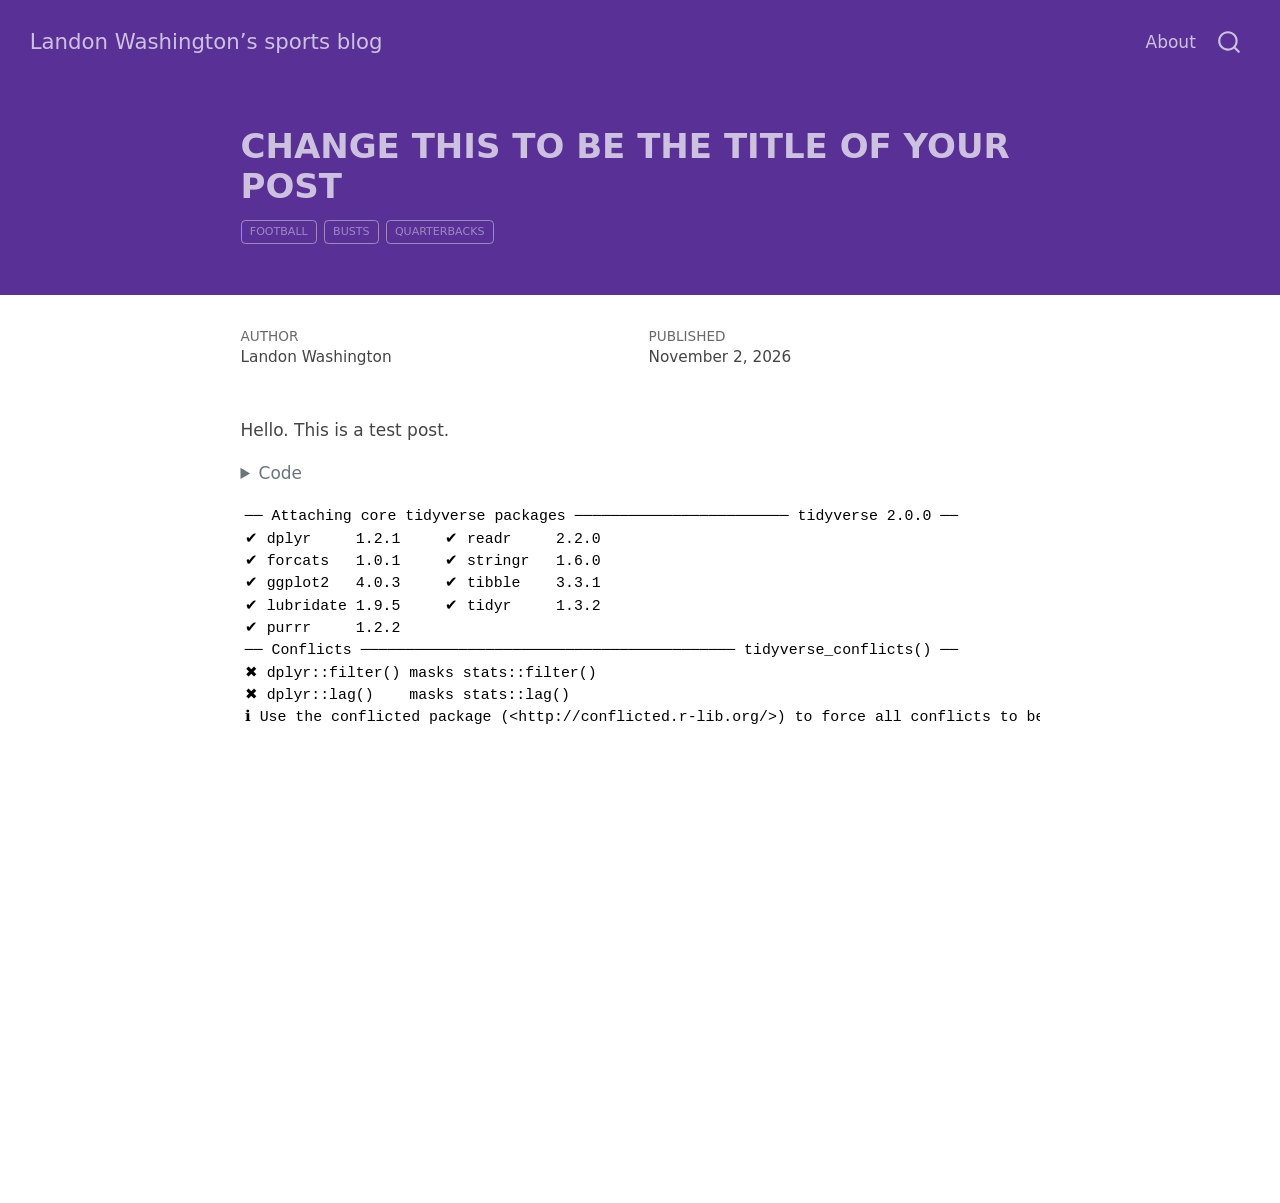
<file: posts/index.html>
<!DOCTYPE html>
<html xmlns="http://www.w3.org/1999/xhtml" lang="en" xml:lang="en"><head>

<meta charset="utf-8">
<meta name="generator" content="quarto-1.9.38">

<meta name="viewport" content="width=device-width, initial-scale=1.0, user-scalable=yes">

<meta name="author" content="Landon Washington">
<meta name="dcterms.date" content="2026-11-02">

<title>CHANGE THIS TO BE THE TITLE OF YOUR POST – Landon Washington’s sports blog</title>
<style>
/* Default styles provided by pandoc.
** See https://pandoc.org/MANUAL.html#variables-for-html for config info.
*/
code{white-space: pre-wrap;}
span.smallcaps{font-variant: small-caps;}
div.columns{display: flex; gap: min(4vw, 1.5em);}
div.column{flex: auto; overflow-x: auto;}
div.hanging-indent{margin-left: 1.5em; text-indent: -1.5em;}
ul.task-list{list-style: none;}
ul.task-list li input[type="checkbox"] {
  width: 0.8em;
  margin: 0 0.8em 0.2em -1em; /* quarto-specific, see https://github.com/quarto-dev/quarto-cli/issues/4556 */ 
  vertical-align: middle;
}
/* CSS for syntax highlighting */
html { -webkit-text-size-adjust: 100%; }
pre > code.sourceCode { white-space: pre; position: relative; }
pre > code.sourceCode > span { display: inline-block; line-height: 1.25; }
pre > code.sourceCode > span:empty { height: 1.2em; }
.sourceCode { overflow: visible; }
code.sourceCode > span { color: inherit; text-decoration: inherit; }
div.sourceCode { margin: 1em 0; }
pre.sourceCode { margin: 0; }
@media screen {
div.sourceCode { overflow: auto; }
}
@media print {
pre > code.sourceCode { white-space: pre-wrap; }
pre > code.sourceCode > span { text-indent: -5em; padding-left: 5em; }
}
pre.numberSource code
  { counter-reset: source-line 0; }
pre.numberSource code > span
  { position: relative; left: -4em; counter-increment: source-line; }
pre.numberSource code > span > a:first-child::before
  { content: counter(source-line);
    position: relative; left: -1em; text-align: right; vertical-align: baseline;
    border: none; display: inline-block;
    -webkit-touch-callout: none; -webkit-user-select: none;
    -khtml-user-select: none; -moz-user-select: none;
    -ms-user-select: none; user-select: none;
    padding: 0 4px; width: 4em;
  }
pre.numberSource { margin-left: 3em;  padding-left: 4px; }
div.sourceCode
  {   }
@media screen {
pre > code.sourceCode > span > a:first-child::before { text-decoration: underline; }
}
</style>


<script src="../site_libs/quarto-nav/quarto-nav.js"></script>
<script src="../site_libs/quarto-nav/headroom.min.js"></script>
<script src="../site_libs/clipboard/clipboard.min.js"></script>
<script src="../site_libs/quarto-search/autocomplete.umd.js"></script>
<script src="../site_libs/quarto-search/fuse.min.js"></script>
<script src="../site_libs/quarto-search/quarto-search.js"></script>
<meta name="quarto:offset" content="../">
<script src="../site_libs/quarto-html/quarto.js" type="module"></script>
<script src="../site_libs/quarto-html/tabsets/tabsets.js" type="module"></script>
<script src="../site_libs/quarto-html/popper.min.js"></script>
<script src="../site_libs/quarto-html/tippy.umd.min.js"></script>
<script src="../site_libs/quarto-html/anchor.min.js"></script>
<link href="../site_libs/quarto-html/tippy.css" rel="stylesheet">
<link href="../site_libs/quarto-html/quarto-syntax-highlighting-15634bcf2e68342d4ad2dfa704d543f6.css" rel="stylesheet" id="quarto-text-highlighting-styles">
<script src="../site_libs/bootstrap/bootstrap.min.js"></script>
<link href="../site_libs/bootstrap/bootstrap-icons.css" rel="stylesheet">
<link href="../site_libs/bootstrap/bootstrap-87789dfd1a51b57e76f2f03c6f70bd5e.min.css" rel="stylesheet" append-hash="true" id="quarto-bootstrap" data-mode="light">
<script id="quarto-search-options" type="application/json">{
  "location": "navbar",
  "copy-button": false,
  "collapse-after": 3,
  "panel-placement": "end",
  "type": "overlay",
  "limit": 50,
  "keyboard-shortcut": [
    "f",
    "/",
    "s"
  ],
  "show-item-context": false,
  "language": {
    "search-no-results-text": "No results",
    "search-matching-documents-text": "matching documents",
    "search-copy-link-title": "Copy link to search",
    "search-hide-matches-text": "Hide additional matches",
    "search-more-match-text": "more match in this document",
    "search-more-matches-text": "more matches in this document",
    "search-clear-button-title": "Clear",
    "search-text-placeholder": "",
    "search-detached-cancel-button-title": "Cancel",
    "search-submit-button-title": "Submit",
    "search-label": "Search"
  }
}</script>


<link rel="stylesheet" href="../styles.css">
</head>

<body class="nav-fixed fullcontent quarto-light">

<div id="quarto-search-results"></div>
  <header id="quarto-header" class="headroom fixed-top quarto-banner">
    <nav class="navbar navbar-expand-lg " data-bs-theme="dark">
      <div class="navbar-container container-fluid">
      <div class="navbar-brand-container mx-auto">
    <a class="navbar-brand" href="../index.html">
    <span class="navbar-title">Landon Washington’s sports blog</span>
    </a>
  </div>
            <div id="quarto-search" class="" title="Search"></div>
          <button class="navbar-toggler" type="button" data-bs-toggle="collapse" data-bs-target="#navbarCollapse" aria-controls="navbarCollapse" role="menu" aria-expanded="false" aria-label="Toggle navigation" onclick="if (window.quartoToggleHeadroom) { window.quartoToggleHeadroom(); }">
  <span class="navbar-toggler-icon"></span>
</button>
          <div class="collapse navbar-collapse" id="navbarCollapse">
            <ul class="navbar-nav navbar-nav-scroll ms-auto">
  <li class="nav-item">
    <a class="nav-link" href="../about.html"> 
<span class="menu-text">About</span></a>
  </li>  
</ul>
          </div> <!-- /navcollapse -->
            <div class="quarto-navbar-tools">
</div>
      </div> <!-- /container-fluid -->
    </nav>
</header>
<!-- content -->
<header id="title-block-header" class="quarto-title-block default page-columns page-full">
  <div class="quarto-title-banner page-columns page-full">
    <div class="quarto-title column-body">
      <h1 class="title">CHANGE THIS TO BE THE TITLE OF YOUR POST</h1>
                                <div class="quarto-categories">
                <div class="quarto-category">football</div>
                <div class="quarto-category">busts</div>
                <div class="quarto-category">quarterbacks</div>
              </div>
                  </div>
  </div>
    
  
  <div class="quarto-title-meta">

      <div>
      <div class="quarto-title-meta-heading">Author</div>
      <div class="quarto-title-meta-contents">
               <p>Landon Washington </p>
            </div>
    </div>
      
      <div>
      <div class="quarto-title-meta-heading">Published</div>
      <div class="quarto-title-meta-contents">
        <p class="date">November 2, 2026</p>
      </div>
    </div>
    
      
    </div>
    
  
  </header><div id="quarto-content" class="quarto-container page-columns page-rows-contents page-layout-article page-navbar">
<!-- sidebar -->
<!-- margin-sidebar -->
    
<!-- main -->
<main class="content quarto-banner-title-block" id="quarto-document-content">





<p>Hello. This is a test post.</p>
<div class="cell">
<details class="code-fold">
<summary>Code</summary>
<div class="code-copy-outer-scaffold"><div class="sourceCode cell-code" id="cb1"><pre class="sourceCode r code-with-copy"><code class="sourceCode r"><span id="cb1-1"><a href="#cb1-1" aria-hidden="true" tabindex="-1"></a><span class="fu">library</span>(tidyverse)</span></code></pre></div><button title="Copy to Clipboard" class="code-copy-button"><i class="bi"></i></button></div>
</details>
<div class="cell-output cell-output-stderr">
<pre><code>── Attaching core tidyverse packages ──────────────────────── tidyverse 2.0.0 ──
✔ dplyr     1.2.1     ✔ readr     2.2.0
✔ forcats   1.0.1     ✔ stringr   1.6.0
✔ ggplot2   4.0.3     ✔ tibble    3.3.1
✔ lubridate 1.9.5     ✔ tidyr     1.3.2
✔ purrr     1.2.2     
── Conflicts ────────────────────────────────────────── tidyverse_conflicts() ──
✖ dplyr::filter() masks stats::filter()
✖ dplyr::lag()    masks stats::lag()
ℹ Use the conflicted package (&lt;http://conflicted.r-lib.org/&gt;) to force all conflicts to become errors</code></pre>
</div>
</div>



</main> <!-- /main -->
<script id="quarto-html-after-body" type="application/javascript">
  window.document.addEventListener("DOMContentLoaded", function (event) {
    const icon = "";
    const anchorJS = new window.AnchorJS();
    anchorJS.options = {
      placement: 'right',
      icon: icon
    };
    anchorJS.add('.anchored');
    const isCodeAnnotation = (el) => {
      for (const clz of el.classList) {
        if (clz.startsWith('code-annotation-')) {                     
          return true;
        }
      }
      return false;
    }
    const onCopySuccess = function(e) {
      // button target
      const button = e.trigger;
      // don't keep focus
      button.blur();
      // flash "checked"
      button.classList.add('code-copy-button-checked');
      var currentTitle = button.getAttribute("title");
      button.setAttribute("title", "Copied!");
      let tooltip;
      if (window.bootstrap) {
        button.setAttribute("data-bs-toggle", "tooltip");
        button.setAttribute("data-bs-placement", "left");
        button.setAttribute("data-bs-title", "Copied!");
        tooltip = new bootstrap.Tooltip(button, 
          { trigger: "manual", 
            customClass: "code-copy-button-tooltip",
            offset: [0, -8]});
        tooltip.show();    
      }
      setTimeout(function() {
        if (tooltip) {
          tooltip.hide();
          button.removeAttribute("data-bs-title");
          button.removeAttribute("data-bs-toggle");
          button.removeAttribute("data-bs-placement");
        }
        button.setAttribute("title", currentTitle);
        button.classList.remove('code-copy-button-checked');
      }, 1000);
      // clear code selection
      e.clearSelection();
    }
    const getTextToCopy = function(trigger) {
      const outerScaffold = trigger.parentElement.cloneNode(true);
      const codeEl = outerScaffold.querySelector('code');
      for (const childEl of codeEl.children) {
        if (isCodeAnnotation(childEl)) {
          childEl.remove();
        }
      }
      return codeEl.innerText;
    }
    const clipboard = new window.ClipboardJS('.code-copy-button:not([data-in-quarto-modal])', {
      text: getTextToCopy
    });
    clipboard.on('success', onCopySuccess);
    if (window.document.getElementById('quarto-embedded-source-code-modal')) {
      const clipboardModal = new window.ClipboardJS('.code-copy-button[data-in-quarto-modal]', {
        text: getTextToCopy,
        container: window.document.getElementById('quarto-embedded-source-code-modal')
      });
      clipboardModal.on('success', onCopySuccess);
    }
      var localhostRegex = new RegExp(/^(?:http|https):\/\/localhost\:?[0-9]*\//);
      var mailtoRegex = new RegExp(/^mailto:/);
        var filterRegex = new RegExp("https:\/\/your-website-url\.example\.com");
      var isInternal = (href) => {
          return filterRegex.test(href) || localhostRegex.test(href) || mailtoRegex.test(href);
      }
      // Inspect non-navigation links and adorn them if external
     var links = window.document.querySelectorAll('a[href]:not(.nav-link):not(.navbar-brand):not(.toc-action):not(.sidebar-link):not(.sidebar-item-toggle):not(.pagination-link):not(.no-external):not([aria-hidden]):not(.dropdown-item):not(.quarto-navigation-tool):not(.about-link)');
      for (var i=0; i<links.length; i++) {
        const link = links[i];
        if (!isInternal(link.href)) {
          // undo the damage that might have been done by quarto-nav.js in the case of
          // links that we want to consider external
          if (link.dataset.originalHref !== undefined) {
            link.href = link.dataset.originalHref;
          }
        }
      }
    function tippyHover(el, contentFn, onTriggerFn, onUntriggerFn) {
      const config = {
        allowHTML: true,
        maxWidth: 500,
        delay: 100,
        arrow: false,
        appendTo: function(el) {
            return el.parentElement;
        },
        interactive: true,
        interactiveBorder: 10,
        theme: 'quarto',
        placement: 'bottom-start',
      };
      if (contentFn) {
        config.content = contentFn;
      }
      if (onTriggerFn) {
        config.onTrigger = onTriggerFn;
      }
      if (onUntriggerFn) {
        config.onUntrigger = onUntriggerFn;
      }
      window.tippy(el, config); 
    }
    const noterefs = window.document.querySelectorAll('a[role="doc-noteref"]');
    for (var i=0; i<noterefs.length; i++) {
      const ref = noterefs[i];
      tippyHover(ref, function() {
        // use id or data attribute instead here
        let href = ref.getAttribute('data-footnote-href') || ref.getAttribute('href');
        try { href = new URL(href).hash; } catch {}
        const id = href.replace(/^#\/?/, "");
        const note = window.document.getElementById(id);
        if (note) {
          return note.innerHTML;
        } else {
          return "";
        }
      });
    }
    const xrefs = window.document.querySelectorAll('a.quarto-xref');
    const processXRef = (id, note) => {
      // Strip column container classes
      const stripColumnClz = (el) => {
        el.classList.remove("page-full", "page-columns");
        if (el.children) {
          for (const child of el.children) {
            stripColumnClz(child);
          }
        }
      }
      stripColumnClz(note)
      if (id === null || id.startsWith('sec-')) {
        // Special case sections, only their first couple elements
        const container = document.createElement("div");
        if (note.children && note.children.length > 2) {
          container.appendChild(note.children[0].cloneNode(true));
          for (let i = 1; i < note.children.length; i++) {
            const child = note.children[i];
            if (child.tagName === "P" && child.innerText === "") {
              continue;
            } else {
              container.appendChild(child.cloneNode(true));
              break;
            }
          }
          if (window.Quarto?.typesetMath) {
            window.Quarto.typesetMath(container);
          }
          return container.innerHTML
        } else {
          if (window.Quarto?.typesetMath) {
            window.Quarto.typesetMath(note);
          }
          return note.innerHTML;
        }
      } else {
        // Remove any anchor links if they are present
        const anchorLink = note.querySelector('a.anchorjs-link');
        if (anchorLink) {
          anchorLink.remove();
        }
        if (window.Quarto?.typesetMath) {
          window.Quarto.typesetMath(note);
        }
        if (note.classList.contains("callout")) {
          return note.outerHTML;
        } else {
          return note.innerHTML;
        }
      }
    }
    for (var i=0; i<xrefs.length; i++) {
      const xref = xrefs[i];
      tippyHover(xref, undefined, function(instance) {
        instance.disable();
        let url = xref.getAttribute('href');
        let hash = undefined; 
        if (url.startsWith('#')) {
          hash = url;
        } else {
          try { hash = new URL(url).hash; } catch {}
        }
        if (hash) {
          const id = hash.replace(/^#\/?/, "");
          const note = window.document.getElementById(id);
          if (note !== null) {
            try {
              const html = processXRef(id, note.cloneNode(true));
              instance.setContent(html);
            } finally {
              instance.enable();
              instance.show();
            }
          } else {
            // See if we can fetch this
            fetch(url.split('#')[0])
            .then(res => res.text())
            .then(html => {
              const parser = new DOMParser();
              const htmlDoc = parser.parseFromString(html, "text/html");
              const note = htmlDoc.getElementById(id);
              if (note !== null) {
                const html = processXRef(id, note);
                instance.setContent(html);
              } 
            }).finally(() => {
              instance.enable();
              instance.show();
            });
          }
        } else {
          // See if we can fetch a full url (with no hash to target)
          // This is a special case and we should probably do some content thinning / targeting
          fetch(url)
          .then(res => res.text())
          .then(html => {
            const parser = new DOMParser();
            const htmlDoc = parser.parseFromString(html, "text/html");
            const note = htmlDoc.querySelector('main.content');
            if (note !== null) {
              // This should only happen for chapter cross references
              // (since there is no id in the URL)
              // remove the first header
              if (note.children.length > 0 && note.children[0].tagName === "HEADER") {
                note.children[0].remove();
              }
              const html = processXRef(null, note);
              instance.setContent(html);
            } 
          }).finally(() => {
            instance.enable();
            instance.show();
          });
        }
      }, function(instance) {
      });
    }
        let selectedAnnoteEl;
        const selectorForAnnotation = ( cell, annotation) => {
          let cellAttr = 'data-code-cell="' + cell + '"';
          let lineAttr = 'data-code-annotation="' +  annotation + '"';
          const selector = 'span[' + cellAttr + '][' + lineAttr + ']';
          return selector;
        }
        const selectCodeLines = (annoteEl) => {
          const doc = window.document;
          const targetCell = annoteEl.getAttribute("data-target-cell");
          const targetAnnotation = annoteEl.getAttribute("data-target-annotation");
          const annoteSpan = window.document.querySelector(selectorForAnnotation(targetCell, targetAnnotation));
          const lines = annoteSpan.getAttribute("data-code-lines").split(",");
          const lineIds = lines.map((line) => {
            return targetCell + "-" + line;
          })
          let top = null;
          let height = null;
          let parent = null;
          if (lineIds.length > 0) {
              //compute the position of the single el (top and bottom and make a div)
              const el = window.document.getElementById(lineIds[0]);
              top = el.offsetTop;
              height = el.offsetHeight;
              parent = el.parentElement.parentElement;
            if (lineIds.length > 1) {
              const lastEl = window.document.getElementById(lineIds[lineIds.length - 1]);
              const bottom = lastEl.offsetTop + lastEl.offsetHeight;
              height = bottom - top;
            }
            if (top !== null && height !== null && parent !== null) {
              // cook up a div (if necessary) and position it 
              let div = window.document.getElementById("code-annotation-line-highlight");
              if (div === null) {
                div = window.document.createElement("div");
                div.setAttribute("id", "code-annotation-line-highlight");
                div.style.position = 'absolute';
                parent.appendChild(div);
              }
              div.style.top = top - 2 + "px";
              div.style.height = height + 4 + "px";
              div.style.left = 0;
              let gutterDiv = window.document.getElementById("code-annotation-line-highlight-gutter");
              if (gutterDiv === null) {
                gutterDiv = window.document.createElement("div");
                gutterDiv.setAttribute("id", "code-annotation-line-highlight-gutter");
                gutterDiv.style.position = 'absolute';
                const codeCell = window.document.getElementById(targetCell);
                const gutter = codeCell.querySelector('.code-annotation-gutter');
                gutter.appendChild(gutterDiv);
              }
              gutterDiv.style.top = top - 2 + "px";
              gutterDiv.style.height = height + 4 + "px";
            }
            selectedAnnoteEl = annoteEl;
          }
        };
        const unselectCodeLines = () => {
          const elementsIds = ["code-annotation-line-highlight", "code-annotation-line-highlight-gutter"];
          elementsIds.forEach((elId) => {
            const div = window.document.getElementById(elId);
            if (div) {
              div.remove();
            }
          });
          selectedAnnoteEl = undefined;
        };
          // Handle positioning of the toggle
      window.addEventListener(
        "resize",
        throttle(() => {
          elRect = undefined;
          if (selectedAnnoteEl) {
            selectCodeLines(selectedAnnoteEl);
          }
        }, 10)
      );
      function throttle(fn, ms) {
      let throttle = false;
      let timer;
        return (...args) => {
          if(!throttle) { // first call gets through
              fn.apply(this, args);
              throttle = true;
          } else { // all the others get throttled
              if(timer) clearTimeout(timer); // cancel #2
              timer = setTimeout(() => {
                fn.apply(this, args);
                timer = throttle = false;
              }, ms);
          }
        };
      }
        // Attach click handler to the DT
        const annoteDls = window.document.querySelectorAll('dt[data-target-cell]');
        for (const annoteDlNode of annoteDls) {
          annoteDlNode.addEventListener('click', (event) => {
            const clickedEl = event.target;
            if (clickedEl !== selectedAnnoteEl) {
              unselectCodeLines();
              const activeEl = window.document.querySelector('dt[data-target-cell].code-annotation-active');
              if (activeEl) {
                activeEl.classList.remove('code-annotation-active');
              }
              selectCodeLines(clickedEl);
              clickedEl.classList.add('code-annotation-active');
            } else {
              // Unselect the line
              unselectCodeLines();
              clickedEl.classList.remove('code-annotation-active');
            }
          });
        }
    const findCites = (el) => {
      const parentEl = el.parentElement;
      if (parentEl) {
        const cites = parentEl.dataset.cites;
        if (cites) {
          return {
            el,
            cites: cites.split(' ')
          };
        } else {
          return findCites(el.parentElement)
        }
      } else {
        return undefined;
      }
    };
    var bibliorefs = window.document.querySelectorAll('a[role="doc-biblioref"]');
    for (var i=0; i<bibliorefs.length; i++) {
      const ref = bibliorefs[i];
      const citeInfo = findCites(ref);
      if (citeInfo) {
        tippyHover(citeInfo.el, function() {
          var popup = window.document.createElement('div');
          citeInfo.cites.forEach(function(cite) {
            var citeDiv = window.document.createElement('div');
            citeDiv.classList.add('hanging-indent');
            citeDiv.classList.add('csl-entry');
            var biblioDiv = window.document.getElementById('ref-' + cite);
            if (biblioDiv) {
              citeDiv.innerHTML = biblioDiv.innerHTML;
            }
            popup.appendChild(citeDiv);
          });
          return popup.innerHTML;
        });
      }
    }
  });
  </script>
</div> <!-- /content -->




</body></html>
</file>
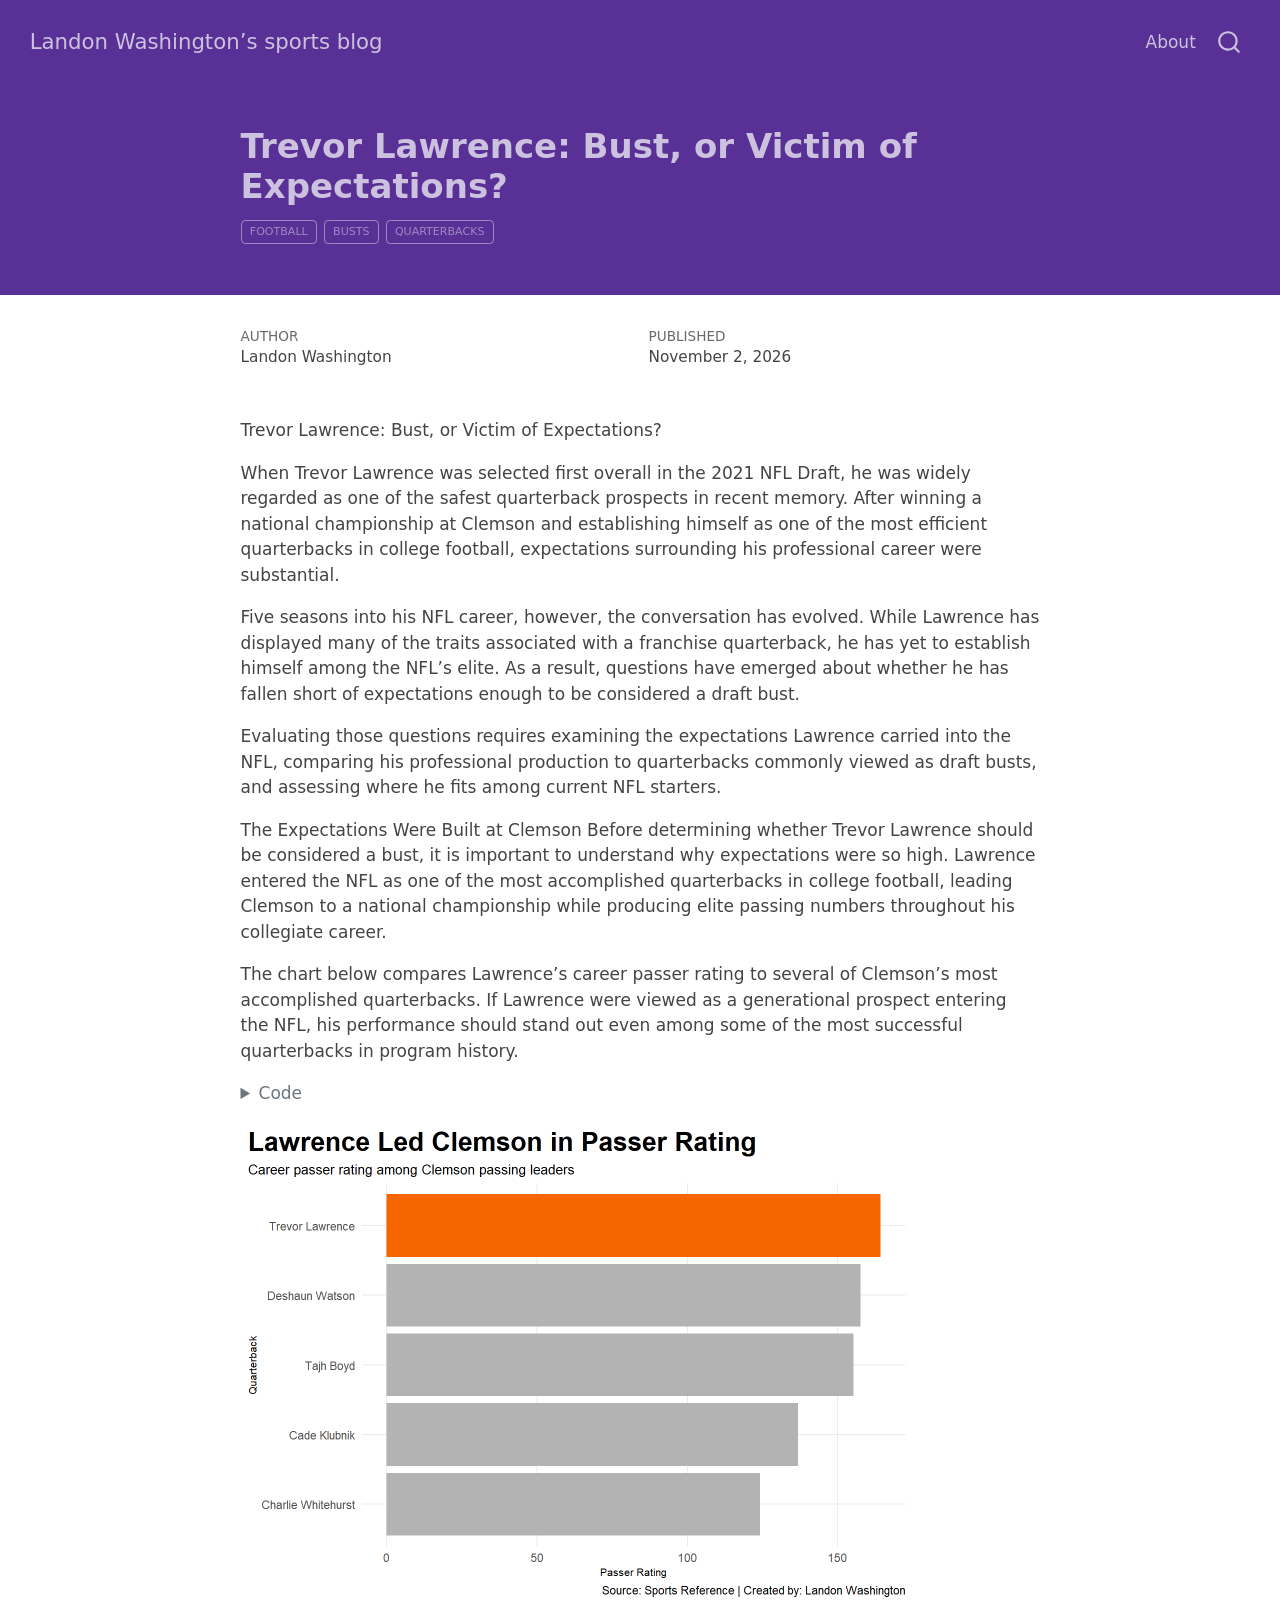
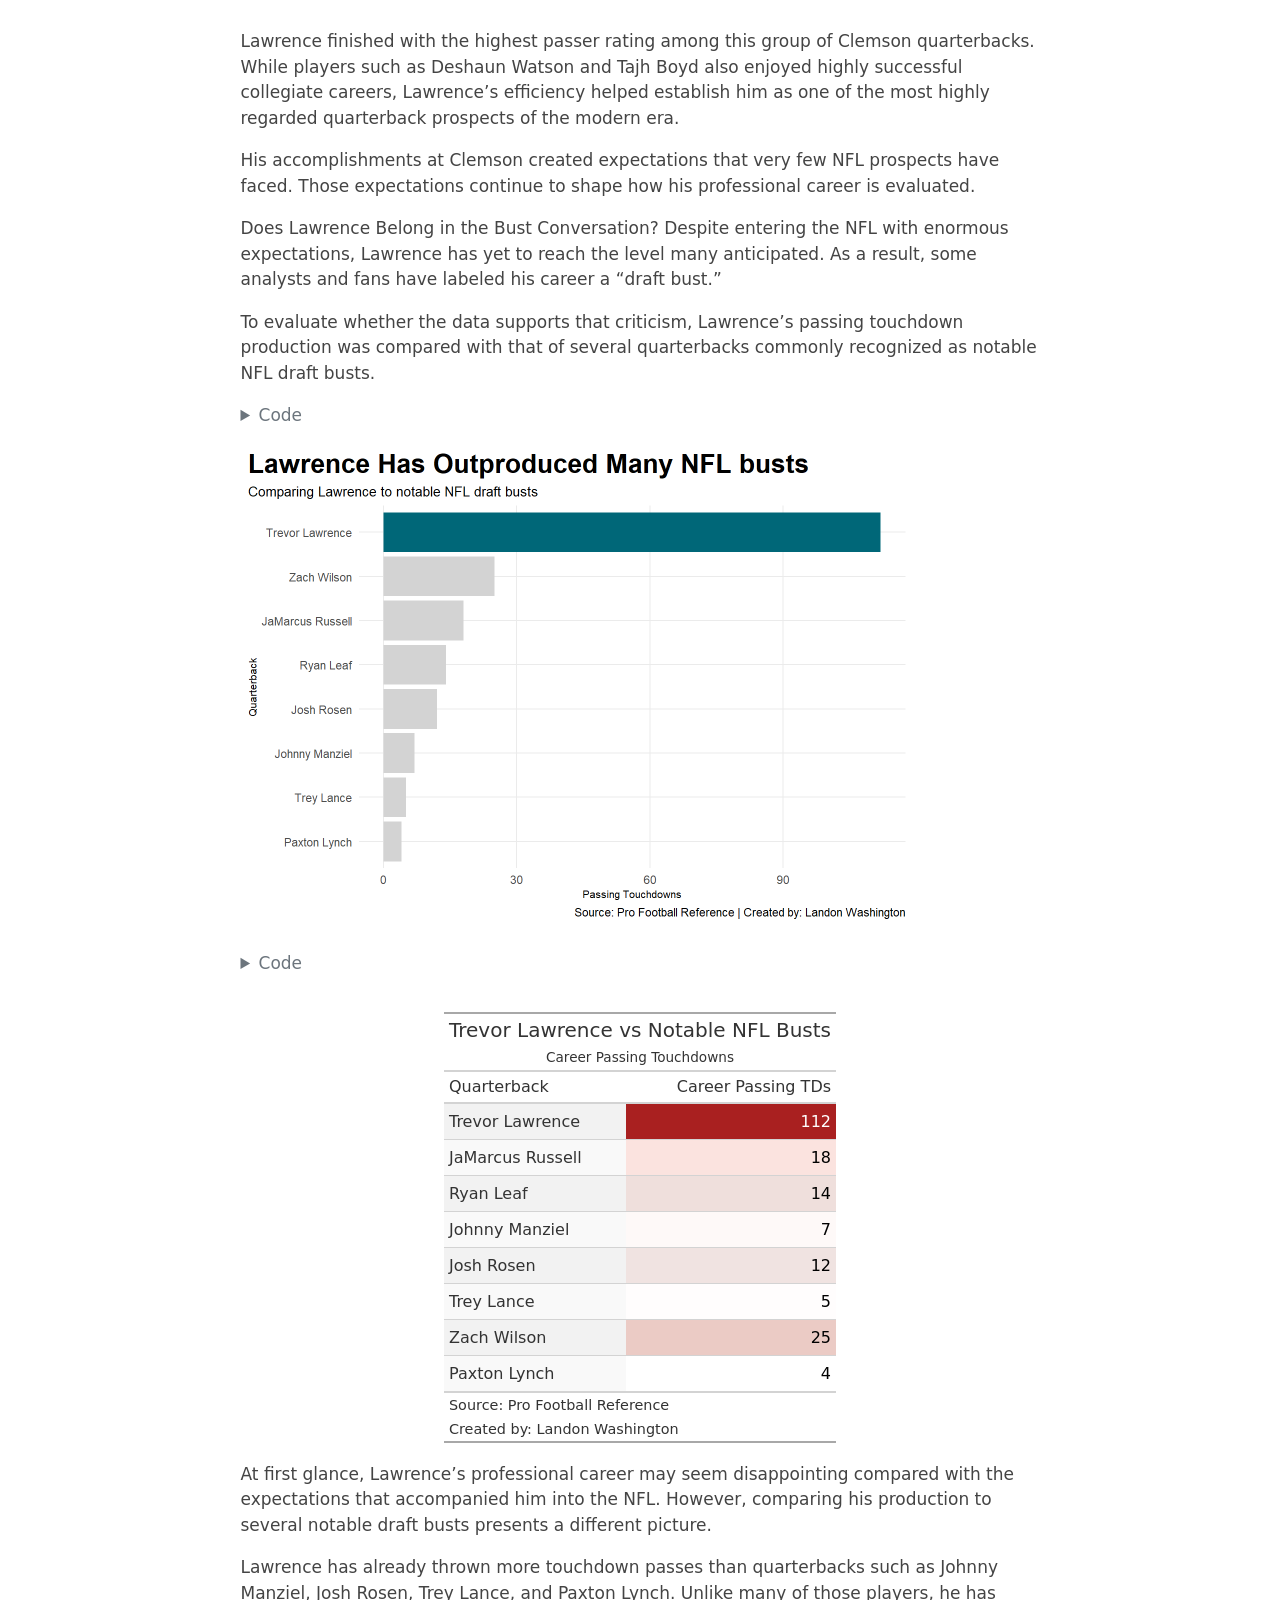
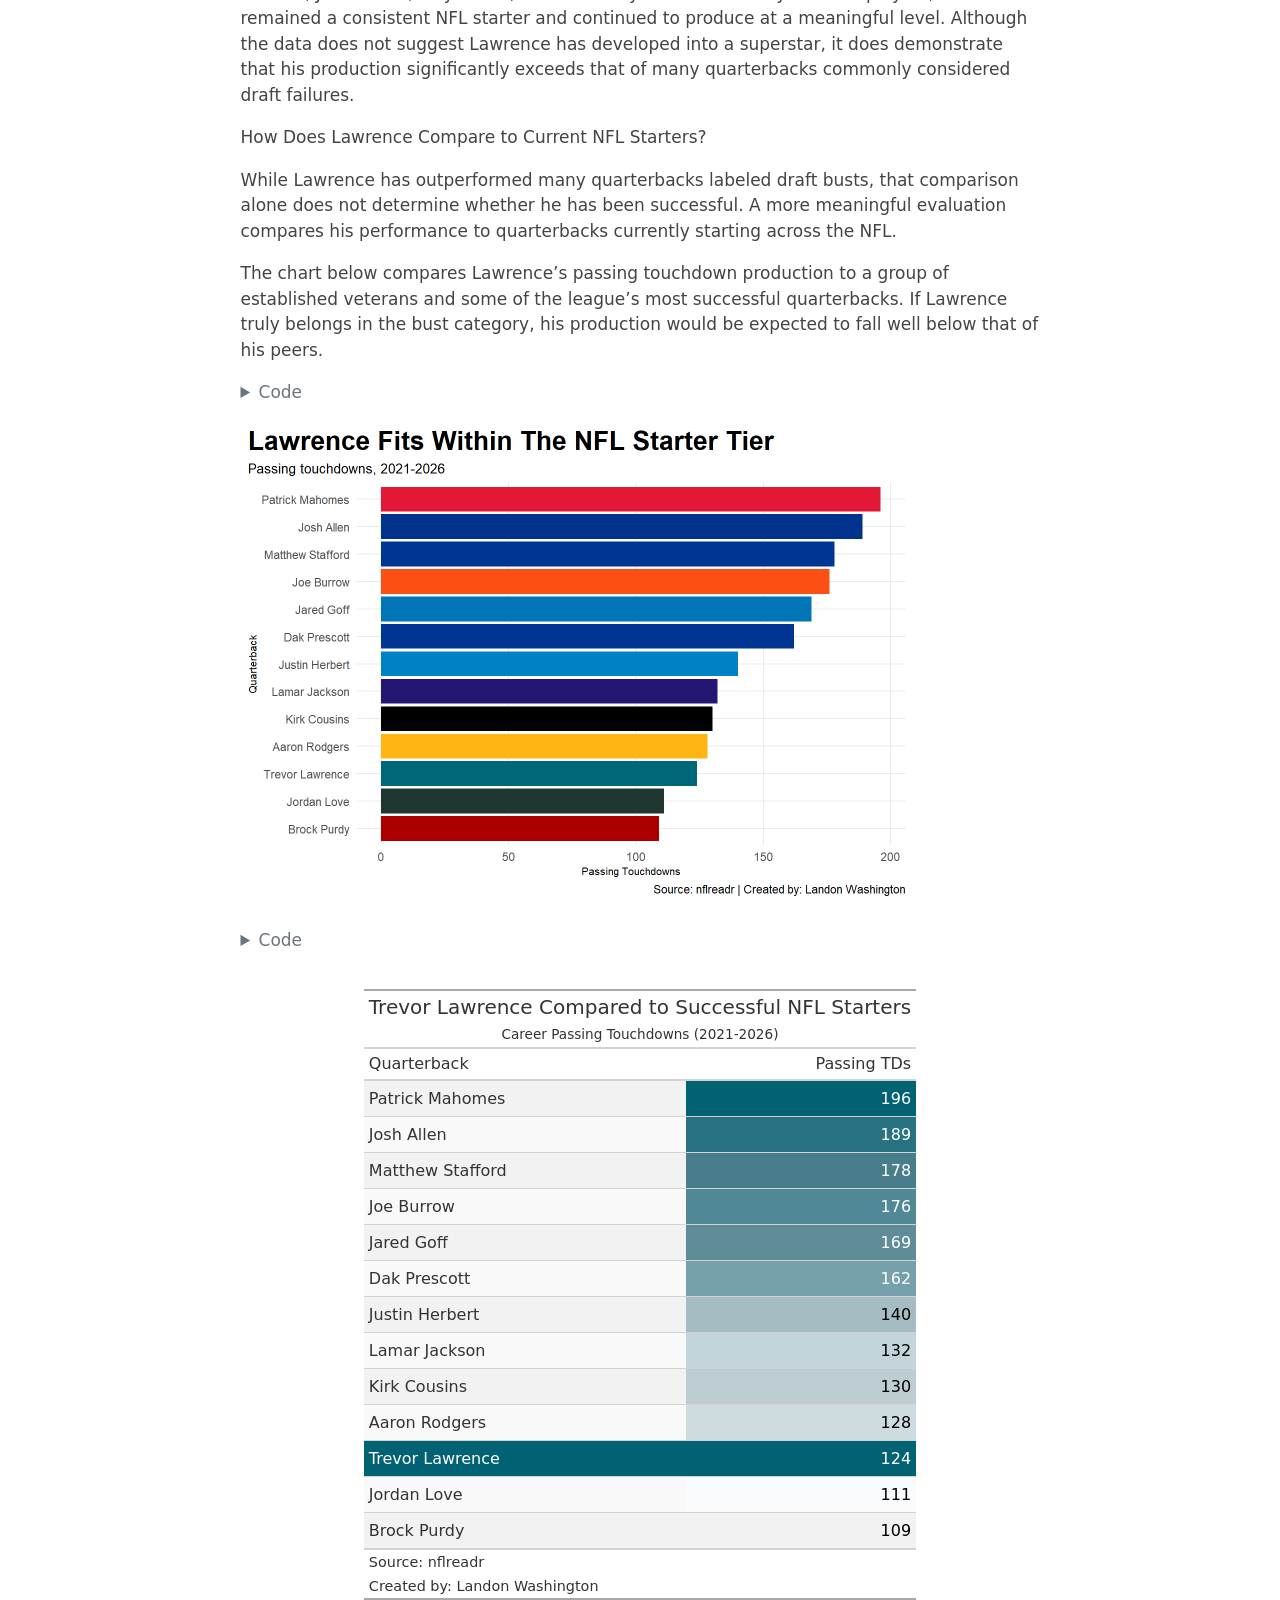
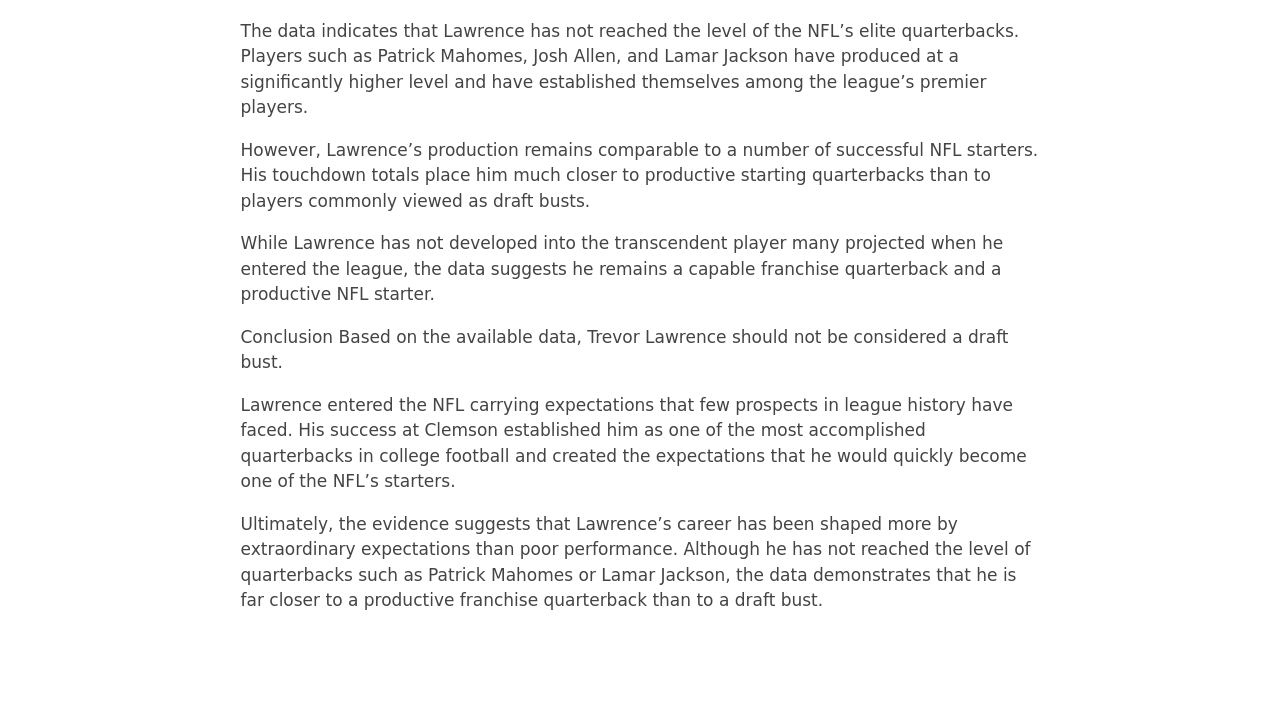
<file: posts/is-trevor-lawrence-a-nfl-bust-or-not/index.html>
<!DOCTYPE html>
<html xmlns="http://www.w3.org/1999/xhtml" lang="en" xml:lang="en"><head>

<meta charset="utf-8">
<meta name="generator" content="quarto-1.11.9">

<meta name="viewport" content="width=device-width, initial-scale=1.0, user-scalable=yes">

<meta name="author" content="Landon Washington">
<meta name="dcterms.date" content="2026-11-02">

<title>Trevor Lawrence: Bust, or Victim of Expectations? – Landon Washington’s sports blog</title>
<style>
/* Default styles provided by pandoc.
** See https://pandoc.org/MANUAL.html#variables-for-html for config info.
*/
span.smallcaps{font-variant: small-caps;}
div.columns{display: flex; gap: 1.5em;}
div.column{flex: auto;}
@media screen {
div.columns{gap: min(4vw, 1.5em);}
div.column{overflow-x: auto;}
}
div.hanging-indent{margin-left: 1.5em; text-indent: -1.5em;}
ul.task-list{list-style: none;}
ul.task-list li input[type="checkbox"] {
  width: 0.8em;
  margin: 0 0.8em 0.2em -1em; /* quarto-specific, see https://github.com/quarto-dev/quarto-cli/issues/4556 */ 
  vertical-align: middle;
}
/* CSS for syntax highlighting */
html { -webkit-text-size-adjust: 100%; }
pre > code.sourceCode { white-space: pre; position: relative; }
pre > code.sourceCode > span { display: inline-block; line-height: 1.25; }
pre > code.sourceCode > span:empty { height: 1.2em; }
.sourceCode { overflow: visible; }
code.sourceCode > span { color: inherit; text-decoration: inherit; }
div.sourceCode { margin: 1em 0; }
pre.sourceCode { margin: 0; }
@media screen {
div.sourceCode { overflow: auto; }
}
@media print {
pre > code.sourceCode { white-space: pre-wrap; }
pre > code.sourceCode > span { text-indent: -5em; padding-left: 5em; }
}
pre.numberSource code
  { counter-reset: source-line 0; }
pre.numberSource code > span
  { position: relative; left: -4em; counter-increment: source-line; }
pre.numberSource code > span > a:first-child::before
  { content: counter(source-line);
    position: relative; left: -1em; text-align: right; vertical-align: baseline;
    border: none; display: inline-block;
    -webkit-touch-callout: none; -webkit-user-select: none;
    -khtml-user-select: none; -moz-user-select: none;
    -ms-user-select: none; user-select: none;
    padding: 0 4px; width: 4em;
  }
pre.numberSource { margin-left: 3em;  padding-left: 4px; }
div.sourceCode
  {   }
@media screen {
pre > code.sourceCode > span > a:first-child::before { text-decoration: underline; }
}
</style>


<script src="../../site_libs/quarto-nav/quarto-nav.js"></script>
<script src="../../site_libs/quarto-nav/headroom.min.js"></script>
<script src="../../site_libs/clipboard/clipboard.min.js"></script>
<script src="../../site_libs/quarto-search/autocomplete.umd.js"></script>
<script src="../../site_libs/quarto-search/fuse.min.js"></script>
<script src="../../site_libs/quarto-search/quarto-search.js"></script>
<meta name="quarto:offset" content="../../">
<script src="../../site_libs/quarto-html/quarto.js" type="module"></script>
<script src="../../site_libs/quarto-html/tabsets/tabsets.js" type="module"></script>
<script src="../../site_libs/quarto-html/scrollable-regions/scrollable-regions.js" type="module"></script>
<script src="../../site_libs/quarto-html/popper.min.js"></script>
<script src="../../site_libs/quarto-html/tippy.umd.min.js"></script>
<script src="../../site_libs/quarto-html/anchor.min.js"></script>
<link href="../../site_libs/quarto-html/tippy.css" rel="stylesheet">
<link href="../../site_libs/quarto-html/quarto-syntax-highlighting-63b5708e65d6cd79cd7618c58d0c21e7.css" rel="stylesheet" id="quarto-text-highlighting-styles">
<script src="../../site_libs/bootstrap/bootstrap.min.js"></script>
<link href="../../site_libs/bootstrap/bootstrap-icons.css" rel="stylesheet">
<link href="../../site_libs/bootstrap/bootstrap-0cfa2d70ef01bc05b83c29a9c4da436a.min.css" rel="stylesheet" append-hash="true" id="quarto-bootstrap" data-mode="light">
<script id="quarto-search-options" type="application/json">{
  "location": "navbar",
  "copy-button": false,
  "collapse-after": 3,
  "panel-placement": "end",
  "type": "overlay",
  "limit": 50,
  "keyboard-shortcut": [
    "f",
    "/",
    "s"
  ],
  "show-item-context": false,
  "language": {
    "search-no-results-text": "No results",
    "search-matching-documents-text": "matching documents",
    "search-copy-link-title": "Copy link to search",
    "search-hide-matches-text": "Hide additional matches",
    "search-more-match-text": "more match in this document",
    "search-more-matches-text": "more matches in this document",
    "search-clear-button-title": "Clear",
    "search-text-placeholder": "",
    "search-detached-cancel-button-title": "Cancel",
    "search-submit-button-title": "Submit",
    "search-label": "Search"
  }
}</script>


<link rel="stylesheet" href="../../styles.css">
</head>

<body class="nav-fixed fullcontent quarto-light"><a id="quarto-skip-link" class="visually-hidden-focusable" href="#quarto-document-content">Skip to main content</a>

<div id="quarto-search-results"></div>
  <header id="quarto-header" class="headroom fixed-top quarto-banner">
    <nav class="navbar navbar-expand-lg " data-bs-theme="dark" aria-label="Site">
      <div class="navbar-container container-fluid">
      <div class="navbar-brand-container mx-auto">
    <a class="navbar-brand" href="../../index.html">
    <span class="navbar-title">Landon Washington’s sports blog</span>
    </a>
  </div>
          <button class="navbar-toggler" type="button" data-bs-toggle="collapse" data-bs-target="#navbarCollapse" aria-controls="navbarCollapse" aria-expanded="false" aria-label="Toggle navigation" onclick="if (window.quartoToggleHeadroom) { window.quartoToggleHeadroom(); }">
  <span class="navbar-toggler-icon"></span>
</button>
          <div class="collapse navbar-collapse" id="navbarCollapse">
            <ul class="navbar-nav navbar-nav-scroll ms-auto">
  <li class="nav-item">
    <a class="nav-link" href="../../about.html"> 
<span class="menu-text">About</span></a>
  </li>  
</ul>
          </div> <!-- /navcollapse -->
            <div class="quarto-navbar-tools">
</div>
            <div id="quarto-search" class="" title="Search"></div>
      </div> <!-- /container-fluid -->
    </nav>
</header>
<!-- content -->
<header id="title-block-header" class="quarto-title-block default page-columns page-full">
  <div class="quarto-title-banner page-columns page-full">
    <div class="quarto-title column-body">
      <h1 class="title">Trevor Lawrence: Bust, or Victim of Expectations?</h1>
                                <div class="quarto-categories">
                <div class="quarto-category">football</div>
                <div class="quarto-category">busts</div>
                <div class="quarto-category">quarterbacks</div>
              </div>
                  </div>
  </div>
    
  
  <div class="quarto-title-meta">

      <div>
      <div class="quarto-title-meta-heading">Author</div>
      <div class="quarto-title-meta-contents">
               <p>Landon Washington </p>
            </div>
    </div>
      
      <div>
      <div class="quarto-title-meta-heading">Published</div>
      <div class="quarto-title-meta-contents">
        <p class="date">November 2, 2026</p>
      </div>
    </div>
    
      
    </div>
    
  
  </header><div id="quarto-content" class="quarto-container page-columns page-rows-contents page-layout-article page-navbar">
<!-- sidebar -->
<!-- margin-sidebar -->
    
<!-- main -->
<main class="content quarto-banner-title-block" id="quarto-document-content" tabindex="-1">





<p>Trevor Lawrence: Bust, or Victim of Expectations?</p>
<p>When Trevor Lawrence was selected first overall in the 2021 NFL Draft, he was widely regarded as one of the safest quarterback prospects in recent memory. After winning a national championship at Clemson and establishing himself as one of the most efficient quarterbacks in college football, expectations surrounding his professional career were substantial.</p>
<p>Five seasons into his NFL career, however, the conversation has evolved. While Lawrence has displayed many of the traits associated with a franchise quarterback, he has yet to establish himself among the NFL’s elite. As a result, questions have emerged about whether he has fallen short of expectations enough to be considered a draft bust.</p>
<p>Evaluating those questions requires examining the expectations Lawrence carried into the NFL, comparing his professional production to quarterbacks commonly viewed as draft busts, and assessing where he fits among current NFL starters.</p>
<p>The Expectations Were Built at Clemson Before determining whether Trevor Lawrence should be considered a bust, it is important to understand why expectations were so high. Lawrence entered the NFL as one of the most accomplished quarterbacks in college football, leading Clemson to a national championship while producing elite passing numbers throughout his collegiate career.</p>
<p>The chart below compares Lawrence’s career passer rating to several of Clemson’s most accomplished quarterbacks. If Lawrence were viewed as a generational prospect entering the NFL, his performance should stand out even among some of the most successful quarterbacks in program history.</p>
<div class="cell">
<details class="code-fold">
<summary>Code</summary>
<div class="code-copy-outer-scaffold"><div class="sourceCode cell-code" id="cb1"><pre class="sourceCode r code-with-copy"><code class="sourceCode r"><span id="cb1-1"><a href="#cb1-1" aria-hidden="true" tabindex="-1"></a><span class="fu">library</span>(tidyverse)</span>
<span id="cb1-2"><a href="#cb1-2" aria-hidden="true" tabindex="-1"></a><span class="fu">library</span>(nflreadr)</span>
<span id="cb1-3"><a href="#cb1-3" aria-hidden="true" tabindex="-1"></a><span class="fu">library</span>(gt)</span>
<span id="cb1-4"><a href="#cb1-4" aria-hidden="true" tabindex="-1"></a></span>
<span id="cb1-5"><a href="#cb1-5" aria-hidden="true" tabindex="-1"></a>passingleaders <span class="ot">&lt;-</span> <span class="fu">read_csv</span> (<span class="st">"clemson_passing_leaders.csv"</span>)</span>
<span id="cb1-6"><a href="#cb1-6" aria-hidden="true" tabindex="-1"></a></span>
<span id="cb1-7"><a href="#cb1-7" aria-hidden="true" tabindex="-1"></a>bustqbs <span class="ot">&lt;-</span> <span class="fu">read_csv</span>(<span class="st">"bust_qbs.csv"</span>)</span>
<span id="cb1-8"><a href="#cb1-8" aria-hidden="true" tabindex="-1"></a></span>
<span id="cb1-9"><a href="#cb1-9" aria-hidden="true" tabindex="-1"></a>season_stats <span class="ot">&lt;-</span> <span class="fu">load_player_stats</span>(<span class="dv">2021</span><span class="sc">:</span> <span class="dv">2026</span>)</span>
<span id="cb1-10"><a href="#cb1-10" aria-hidden="true" tabindex="-1"></a></span>
<span id="cb1-11"><a href="#cb1-11" aria-hidden="true" tabindex="-1"></a>passingleaders <span class="ot">&lt;-</span> passingleaders <span class="sc">|&gt;</span> </span>
<span id="cb1-12"><a href="#cb1-12" aria-hidden="true" tabindex="-1"></a>  <span class="fu">mutate</span>(<span class="at">Player =</span> <span class="fu">gsub</span>(<span class="st">"</span><span class="sc">\\</span><span class="st">*"</span>, <span class="st">""</span>, Player)</span>
<span id="cb1-13"><a href="#cb1-13" aria-hidden="true" tabindex="-1"></a>  )</span>
<span id="cb1-14"><a href="#cb1-14" aria-hidden="true" tabindex="-1"></a></span>
<span id="cb1-15"><a href="#cb1-15" aria-hidden="true" tabindex="-1"></a></span>
<span id="cb1-16"><a href="#cb1-16" aria-hidden="true" tabindex="-1"></a></span>
<span id="cb1-17"><a href="#cb1-17" aria-hidden="true" tabindex="-1"></a>topqbs <span class="ot">&lt;-</span> passingleaders <span class="sc">|&gt;</span> </span>
<span id="cb1-18"><a href="#cb1-18" aria-hidden="true" tabindex="-1"></a>  <span class="fu">filter</span>(</span>
<span id="cb1-19"><a href="#cb1-19" aria-hidden="true" tabindex="-1"></a>    Player <span class="sc">%in%</span> <span class="fu">c</span>(</span>
<span id="cb1-20"><a href="#cb1-20" aria-hidden="true" tabindex="-1"></a>      <span class="st">"Trevor Lawrence"</span>, </span>
<span id="cb1-21"><a href="#cb1-21" aria-hidden="true" tabindex="-1"></a>      <span class="st">"Deshaun Watson"</span>, </span>
<span id="cb1-22"><a href="#cb1-22" aria-hidden="true" tabindex="-1"></a>      <span class="st">"Tajh Boyd"</span>, </span>
<span id="cb1-23"><a href="#cb1-23" aria-hidden="true" tabindex="-1"></a>      <span class="st">"Cade Klubnik"</span>, </span>
<span id="cb1-24"><a href="#cb1-24" aria-hidden="true" tabindex="-1"></a>      <span class="st">"Charlie Whitehurst"</span></span>
<span id="cb1-25"><a href="#cb1-25" aria-hidden="true" tabindex="-1"></a>      )</span>
<span id="cb1-26"><a href="#cb1-26" aria-hidden="true" tabindex="-1"></a>    )</span>
<span id="cb1-27"><a href="#cb1-27" aria-hidden="true" tabindex="-1"></a></span>
<span id="cb1-28"><a href="#cb1-28" aria-hidden="true" tabindex="-1"></a></span>
<span id="cb1-29"><a href="#cb1-29" aria-hidden="true" tabindex="-1"></a></span>
<span id="cb1-30"><a href="#cb1-30" aria-hidden="true" tabindex="-1"></a></span>
<span id="cb1-31"><a href="#cb1-31" aria-hidden="true" tabindex="-1"></a>trevor <span class="ot">&lt;-</span> topqbs <span class="sc">|&gt;</span> </span>
<span id="cb1-32"><a href="#cb1-32" aria-hidden="true" tabindex="-1"></a>  <span class="fu">filter</span>(Player <span class="sc">==</span> <span class="st">"Trevor Lawrence"</span>)</span>
<span id="cb1-33"><a href="#cb1-33" aria-hidden="true" tabindex="-1"></a></span>
<span id="cb1-34"><a href="#cb1-34" aria-hidden="true" tabindex="-1"></a>clemsonlegends <span class="ot">&lt;-</span> topqbs <span class="sc">|&gt;</span> </span>
<span id="cb1-35"><a href="#cb1-35" aria-hidden="true" tabindex="-1"></a>  <span class="fu">filter</span>(Player <span class="sc">!=</span> <span class="st">"Trevor Lawrence"</span>)</span>
<span id="cb1-36"><a href="#cb1-36" aria-hidden="true" tabindex="-1"></a></span>
<span id="cb1-37"><a href="#cb1-37" aria-hidden="true" tabindex="-1"></a></span>
<span id="cb1-38"><a href="#cb1-38" aria-hidden="true" tabindex="-1"></a></span>
<span id="cb1-39"><a href="#cb1-39" aria-hidden="true" tabindex="-1"></a></span>
<span id="cb1-40"><a href="#cb1-40" aria-hidden="true" tabindex="-1"></a><span class="fu">ggplot</span>() <span class="sc">+</span></span>
<span id="cb1-41"><a href="#cb1-41" aria-hidden="true" tabindex="-1"></a>  <span class="fu">geom_bar</span>(</span>
<span id="cb1-42"><a href="#cb1-42" aria-hidden="true" tabindex="-1"></a>    <span class="at">data =</span> clemsonlegends,</span>
<span id="cb1-43"><a href="#cb1-43" aria-hidden="true" tabindex="-1"></a>    <span class="fu">aes</span>(</span>
<span id="cb1-44"><a href="#cb1-44" aria-hidden="true" tabindex="-1"></a>      <span class="at">x =</span> <span class="fu">reorder</span>(Player, Rate),</span>
<span id="cb1-45"><a href="#cb1-45" aria-hidden="true" tabindex="-1"></a>      <span class="at">weight =</span> Rate</span>
<span id="cb1-46"><a href="#cb1-46" aria-hidden="true" tabindex="-1"></a>    ),</span>
<span id="cb1-47"><a href="#cb1-47" aria-hidden="true" tabindex="-1"></a>    <span class="at">fill =</span> <span class="st">"gray70"</span></span>
<span id="cb1-48"><a href="#cb1-48" aria-hidden="true" tabindex="-1"></a>  ) <span class="sc">+</span></span>
<span id="cb1-49"><a href="#cb1-49" aria-hidden="true" tabindex="-1"></a>  <span class="fu">geom_bar</span>(</span>
<span id="cb1-50"><a href="#cb1-50" aria-hidden="true" tabindex="-1"></a>    <span class="at">data =</span> trevor,</span>
<span id="cb1-51"><a href="#cb1-51" aria-hidden="true" tabindex="-1"></a>     <span class="fu">aes</span>(</span>
<span id="cb1-52"><a href="#cb1-52" aria-hidden="true" tabindex="-1"></a>       <span class="at">x =</span> <span class="fu">reorder</span>(Player, Rate),</span>
<span id="cb1-53"><a href="#cb1-53" aria-hidden="true" tabindex="-1"></a>       <span class="at">weight =</span> Rate</span>
<span id="cb1-54"><a href="#cb1-54" aria-hidden="true" tabindex="-1"></a>     ),</span>
<span id="cb1-55"><a href="#cb1-55" aria-hidden="true" tabindex="-1"></a>    <span class="at">fill =</span> <span class="st">"#F56600"</span></span>
<span id="cb1-56"><a href="#cb1-56" aria-hidden="true" tabindex="-1"></a>  ) <span class="sc">+</span></span>
<span id="cb1-57"><a href="#cb1-57" aria-hidden="true" tabindex="-1"></a>   <span class="fu">coord_flip</span>() <span class="sc">+</span></span>
<span id="cb1-58"><a href="#cb1-58" aria-hidden="true" tabindex="-1"></a>  <span class="fu">labs</span>(</span>
<span id="cb1-59"><a href="#cb1-59" aria-hidden="true" tabindex="-1"></a>    <span class="at">title =</span> <span class="st">"Lawrence Led Clemson in Passer Rating"</span>,</span>
<span id="cb1-60"><a href="#cb1-60" aria-hidden="true" tabindex="-1"></a>    <span class="at">subtitle =</span> <span class="st">"Career passer rating among Clemson passing leaders"</span>,</span>
<span id="cb1-61"><a href="#cb1-61" aria-hidden="true" tabindex="-1"></a>    <span class="at">x =</span> <span class="st">"Quarterback"</span>,</span>
<span id="cb1-62"><a href="#cb1-62" aria-hidden="true" tabindex="-1"></a>    <span class="at">y =</span> <span class="st">"Passer Rating"</span>,</span>
<span id="cb1-63"><a href="#cb1-63" aria-hidden="true" tabindex="-1"></a>    <span class="at">caption =</span> <span class="st">"Source: Sports Reference | Created by: Landon Washington"</span></span>
<span id="cb1-64"><a href="#cb1-64" aria-hidden="true" tabindex="-1"></a>  ) <span class="sc">+</span></span>
<span id="cb1-65"><a href="#cb1-65" aria-hidden="true" tabindex="-1"></a>  <span class="fu">theme_minimal</span>() <span class="sc">+</span></span>
<span id="cb1-66"><a href="#cb1-66" aria-hidden="true" tabindex="-1"></a>  <span class="fu">theme</span>(</span>
<span id="cb1-67"><a href="#cb1-67" aria-hidden="true" tabindex="-1"></a>    <span class="at">plot.title =</span> <span class="fu">element_text</span>(</span>
<span id="cb1-68"><a href="#cb1-68" aria-hidden="true" tabindex="-1"></a>      <span class="at">size =</span> <span class="dv">20</span>,</span>
<span id="cb1-69"><a href="#cb1-69" aria-hidden="true" tabindex="-1"></a>      <span class="at">face =</span> <span class="st">"bold"</span></span>
<span id="cb1-70"><a href="#cb1-70" aria-hidden="true" tabindex="-1"></a>    ),</span>
<span id="cb1-71"><a href="#cb1-71" aria-hidden="true" tabindex="-1"></a>    <span class="at">axis.title =</span> <span class="fu">element_text</span>(</span>
<span id="cb1-72"><a href="#cb1-72" aria-hidden="true" tabindex="-1"></a>      <span class="at">size =</span> <span class="dv">8</span></span>
<span id="cb1-73"><a href="#cb1-73" aria-hidden="true" tabindex="-1"></a>    ),</span>
<span id="cb1-74"><a href="#cb1-74" aria-hidden="true" tabindex="-1"></a>    <span class="at">plot.subtitle =</span> <span class="fu">element_text</span>(</span>
<span id="cb1-75"><a href="#cb1-75" aria-hidden="true" tabindex="-1"></a>      <span class="at">size =</span> <span class="dv">10</span></span>
<span id="cb1-76"><a href="#cb1-76" aria-hidden="true" tabindex="-1"></a>    ),</span>
<span id="cb1-77"><a href="#cb1-77" aria-hidden="true" tabindex="-1"></a>    <span class="at">panel.grid.minor =</span> <span class="fu">element_blank</span>(),</span>
<span id="cb1-78"><a href="#cb1-78" aria-hidden="true" tabindex="-1"></a>    <span class="at">legend.position =</span> <span class="st">"none"</span>,</span>
<span id="cb1-79"><a href="#cb1-79" aria-hidden="true" tabindex="-1"></a>    <span class="at">plot.title.position =</span> <span class="st">"plot"</span></span>
<span id="cb1-80"><a href="#cb1-80" aria-hidden="true" tabindex="-1"></a>  )</span></code></pre></div><button title="Copy to Clipboard" class="code-copy-button"><i class="bi"></i></button></div>
</details>
<div class="cell-output-display">
<div>
<figure class="figure">
<p><img src="index_files/figure-html/unnamed-chunk-1-1.png" class="img-fluid figure-img" width="672"></p>
</figure>
</div>
</div>
</div>
<p>Lawrence finished with the highest passer rating among this group of Clemson quarterbacks. While players such as Deshaun Watson and Tajh Boyd also enjoyed highly successful collegiate careers, Lawrence’s efficiency helped establish him as one of the most highly regarded quarterback prospects of the modern era.</p>
<p>His accomplishments at Clemson created expectations that very few NFL prospects have faced. Those expectations continue to shape how his professional career is evaluated.</p>
<p>Does Lawrence Belong in the Bust Conversation? Despite entering the NFL with enormous expectations, Lawrence has yet to reach the level many anticipated. As a result, some analysts and fans have labeled his career a “draft bust.”</p>
<p>To evaluate whether the data supports that criticism, Lawrence’s passing touchdown production was compared with that of several quarterbacks commonly recognized as notable NFL draft busts.</p>
<div class="cell">
<details class="code-fold">
<summary>Code</summary>
<div class="code-copy-outer-scaffold"><div class="sourceCode cell-code" id="cb2"><pre class="sourceCode r code-with-copy"><code class="sourceCode r"><span id="cb2-1"><a href="#cb2-1" aria-hidden="true" tabindex="-1"></a>trevorbust <span class="ot">&lt;-</span> bustqbs <span class="sc">|&gt;</span> </span>
<span id="cb2-2"><a href="#cb2-2" aria-hidden="true" tabindex="-1"></a>  <span class="fu">filter</span>(player <span class="sc">==</span> <span class="st">"Trevor Lawrence"</span>)</span>
<span id="cb2-3"><a href="#cb2-3" aria-hidden="true" tabindex="-1"></a></span>
<span id="cb2-4"><a href="#cb2-4" aria-hidden="true" tabindex="-1"></a>otherbusts <span class="ot">&lt;-</span> bustqbs <span class="sc">|&gt;</span> </span>
<span id="cb2-5"><a href="#cb2-5" aria-hidden="true" tabindex="-1"></a>  <span class="fu">filter</span>(player <span class="sc">!=</span> <span class="st">"Trevor Lawrence"</span>)</span>
<span id="cb2-6"><a href="#cb2-6" aria-hidden="true" tabindex="-1"></a></span>
<span id="cb2-7"><a href="#cb2-7" aria-hidden="true" tabindex="-1"></a></span>
<span id="cb2-8"><a href="#cb2-8" aria-hidden="true" tabindex="-1"></a></span>
<span id="cb2-9"><a href="#cb2-9" aria-hidden="true" tabindex="-1"></a></span>
<span id="cb2-10"><a href="#cb2-10" aria-hidden="true" tabindex="-1"></a></span>
<span id="cb2-11"><a href="#cb2-11" aria-hidden="true" tabindex="-1"></a></span>
<span id="cb2-12"><a href="#cb2-12" aria-hidden="true" tabindex="-1"></a><span class="fu">ggplot</span>() <span class="sc">+</span></span>
<span id="cb2-13"><a href="#cb2-13" aria-hidden="true" tabindex="-1"></a>  <span class="fu">geom_bar</span>(</span>
<span id="cb2-14"><a href="#cb2-14" aria-hidden="true" tabindex="-1"></a>    <span class="at">data =</span> otherbusts,</span>
<span id="cb2-15"><a href="#cb2-15" aria-hidden="true" tabindex="-1"></a>    <span class="fu">aes</span>(</span>
<span id="cb2-16"><a href="#cb2-16" aria-hidden="true" tabindex="-1"></a>      <span class="at">x =</span> <span class="fu">reorder</span>(player, passing_tds),</span>
<span id="cb2-17"><a href="#cb2-17" aria-hidden="true" tabindex="-1"></a>      <span class="at">weight =</span> passing_tds</span>
<span id="cb2-18"><a href="#cb2-18" aria-hidden="true" tabindex="-1"></a>    ),</span>
<span id="cb2-19"><a href="#cb2-19" aria-hidden="true" tabindex="-1"></a>    <span class="at">fill =</span> <span class="st">"lightgrey"</span></span>
<span id="cb2-20"><a href="#cb2-20" aria-hidden="true" tabindex="-1"></a>  ) <span class="sc">+</span></span>
<span id="cb2-21"><a href="#cb2-21" aria-hidden="true" tabindex="-1"></a>  <span class="fu">geom_bar</span>(</span>
<span id="cb2-22"><a href="#cb2-22" aria-hidden="true" tabindex="-1"></a>    <span class="at">data =</span> trevorbust,</span>
<span id="cb2-23"><a href="#cb2-23" aria-hidden="true" tabindex="-1"></a>    <span class="fu">aes</span>(</span>
<span id="cb2-24"><a href="#cb2-24" aria-hidden="true" tabindex="-1"></a>      <span class="at">x =</span> <span class="fu">reorder</span>(player, passing_tds),</span>
<span id="cb2-25"><a href="#cb2-25" aria-hidden="true" tabindex="-1"></a>      <span class="at">weight =</span> passing_tds</span>
<span id="cb2-26"><a href="#cb2-26" aria-hidden="true" tabindex="-1"></a>    ),</span>
<span id="cb2-27"><a href="#cb2-27" aria-hidden="true" tabindex="-1"></a>    <span class="at">fill =</span> <span class="st">"#006778"</span></span>
<span id="cb2-28"><a href="#cb2-28" aria-hidden="true" tabindex="-1"></a>  ) <span class="sc">+</span></span>
<span id="cb2-29"><a href="#cb2-29" aria-hidden="true" tabindex="-1"></a>  <span class="fu">coord_flip</span>() <span class="sc">+</span></span>
<span id="cb2-30"><a href="#cb2-30" aria-hidden="true" tabindex="-1"></a>  <span class="fu">labs</span>(</span>
<span id="cb2-31"><a href="#cb2-31" aria-hidden="true" tabindex="-1"></a>    <span class="at">title =</span> <span class="st">"Lawrence Has Outproduced Many NFL busts"</span>,</span>
<span id="cb2-32"><a href="#cb2-32" aria-hidden="true" tabindex="-1"></a>    <span class="at">subtitle =</span> <span class="st">"Comparing Lawrence to notable NFL draft busts"</span>,</span>
<span id="cb2-33"><a href="#cb2-33" aria-hidden="true" tabindex="-1"></a>    <span class="at">x =</span> <span class="st">"Quarterback"</span>,</span>
<span id="cb2-34"><a href="#cb2-34" aria-hidden="true" tabindex="-1"></a>    <span class="at">y =</span> <span class="st">"Passing Touchdowns"</span>,</span>
<span id="cb2-35"><a href="#cb2-35" aria-hidden="true" tabindex="-1"></a>    <span class="at">caption =</span> <span class="st">"Source: Pro Football Reference | Created by: Landon Washington"</span></span>
<span id="cb2-36"><a href="#cb2-36" aria-hidden="true" tabindex="-1"></a>  ) <span class="sc">+</span></span>
<span id="cb2-37"><a href="#cb2-37" aria-hidden="true" tabindex="-1"></a>  <span class="fu">theme_minimal</span>() <span class="sc">+</span></span>
<span id="cb2-38"><a href="#cb2-38" aria-hidden="true" tabindex="-1"></a>  <span class="fu">theme</span>(</span>
<span id="cb2-39"><a href="#cb2-39" aria-hidden="true" tabindex="-1"></a>    <span class="at">plot.title =</span> <span class="fu">element_text</span>(</span>
<span id="cb2-40"><a href="#cb2-40" aria-hidden="true" tabindex="-1"></a>      <span class="at">size =</span> <span class="dv">20</span>,</span>
<span id="cb2-41"><a href="#cb2-41" aria-hidden="true" tabindex="-1"></a>      <span class="at">face =</span> <span class="st">"bold"</span></span>
<span id="cb2-42"><a href="#cb2-42" aria-hidden="true" tabindex="-1"></a>    ),</span>
<span id="cb2-43"><a href="#cb2-43" aria-hidden="true" tabindex="-1"></a>    <span class="at">axis.title =</span> <span class="fu">element_text</span>(</span>
<span id="cb2-44"><a href="#cb2-44" aria-hidden="true" tabindex="-1"></a>      <span class="at">size =</span> <span class="dv">8</span></span>
<span id="cb2-45"><a href="#cb2-45" aria-hidden="true" tabindex="-1"></a>    ),</span>
<span id="cb2-46"><a href="#cb2-46" aria-hidden="true" tabindex="-1"></a>    <span class="at">plot.subtitle =</span> <span class="fu">element_text</span>(</span>
<span id="cb2-47"><a href="#cb2-47" aria-hidden="true" tabindex="-1"></a>      <span class="at">size =</span> <span class="dv">10</span></span>
<span id="cb2-48"><a href="#cb2-48" aria-hidden="true" tabindex="-1"></a>    ),</span>
<span id="cb2-49"><a href="#cb2-49" aria-hidden="true" tabindex="-1"></a>    <span class="at">panel.grid.minor=</span> <span class="fu">element_blank</span>(),</span>
<span id="cb2-50"><a href="#cb2-50" aria-hidden="true" tabindex="-1"></a>    <span class="at">legend.position =</span> <span class="st">"none"</span>,</span>
<span id="cb2-51"><a href="#cb2-51" aria-hidden="true" tabindex="-1"></a>    <span class="at">plot.title.position =</span> <span class="st">"plot"</span></span>
<span id="cb2-52"><a href="#cb2-52" aria-hidden="true" tabindex="-1"></a>  )</span></code></pre></div><button title="Copy to Clipboard" class="code-copy-button"><i class="bi"></i></button></div>
</details>
<div class="cell-output-display">
<div>
<figure class="figure">
<p><img src="index_files/figure-html/unnamed-chunk-2-1.png" class="img-fluid figure-img" width="672"></p>
</figure>
</div>
</div>
</div>
<div class="cell">
<details class="code-fold">
<summary>Code</summary>
<div class="code-copy-outer-scaffold"><div class="sourceCode cell-code" id="cb3"><pre class="sourceCode r code-with-copy"><code class="sourceCode r"><span id="cb3-1"><a href="#cb3-1" aria-hidden="true" tabindex="-1"></a>bustqbs <span class="sc">|&gt;</span></span>
<span id="cb3-2"><a href="#cb3-2" aria-hidden="true" tabindex="-1"></a>  <span class="fu">gt</span>() <span class="sc">|&gt;</span></span>
<span id="cb3-3"><a href="#cb3-3" aria-hidden="true" tabindex="-1"></a>  <span class="fu">tab_header</span>(</span>
<span id="cb3-4"><a href="#cb3-4" aria-hidden="true" tabindex="-1"></a>    <span class="at">title =</span> <span class="st">"Trevor Lawrence vs Notable NFL Busts"</span>,</span>
<span id="cb3-5"><a href="#cb3-5" aria-hidden="true" tabindex="-1"></a>    <span class="at">subtitle =</span> <span class="st">"Career Passing Touchdowns"</span></span>
<span id="cb3-6"><a href="#cb3-6" aria-hidden="true" tabindex="-1"></a>  ) <span class="sc">|&gt;</span></span>
<span id="cb3-7"><a href="#cb3-7" aria-hidden="true" tabindex="-1"></a>  <span class="fu">cols_label</span>(</span>
<span id="cb3-8"><a href="#cb3-8" aria-hidden="true" tabindex="-1"></a>    <span class="at">player =</span> <span class="st">"Quarterback"</span>,</span>
<span id="cb3-9"><a href="#cb3-9" aria-hidden="true" tabindex="-1"></a>    <span class="at">passing_tds =</span> <span class="st">"Career Passing TDs"</span></span>
<span id="cb3-10"><a href="#cb3-10" aria-hidden="true" tabindex="-1"></a>  ) <span class="sc">|&gt;</span></span>
<span id="cb3-11"><a href="#cb3-11" aria-hidden="true" tabindex="-1"></a>  <span class="fu">data_color</span>(</span>
<span id="cb3-12"><a href="#cb3-12" aria-hidden="true" tabindex="-1"></a>    <span class="at">columns =</span> passing_tds,</span>
<span id="cb3-13"><a href="#cb3-13" aria-hidden="true" tabindex="-1"></a>    <span class="at">palette =</span> <span class="fu">c</span>(<span class="st">"white"</span>, <span class="st">"firebrick"</span>)</span>
<span id="cb3-14"><a href="#cb3-14" aria-hidden="true" tabindex="-1"></a>  ) <span class="sc">|&gt;</span></span>
<span id="cb3-15"><a href="#cb3-15" aria-hidden="true" tabindex="-1"></a>  <span class="fu">tab_source_note</span>(</span>
<span id="cb3-16"><a href="#cb3-16" aria-hidden="true" tabindex="-1"></a>    <span class="at">source_note =</span> <span class="st">"Source: Pro Football Reference"</span></span>
<span id="cb3-17"><a href="#cb3-17" aria-hidden="true" tabindex="-1"></a>  ) <span class="sc">|&gt;</span></span>
<span id="cb3-18"><a href="#cb3-18" aria-hidden="true" tabindex="-1"></a>  <span class="fu">tab_source_note</span>(</span>
<span id="cb3-19"><a href="#cb3-19" aria-hidden="true" tabindex="-1"></a>    <span class="at">source_note =</span> <span class="st">"Created by: Landon Washington"</span></span>
<span id="cb3-20"><a href="#cb3-20" aria-hidden="true" tabindex="-1"></a>  ) <span class="sc">|&gt;</span></span>
<span id="cb3-21"><a href="#cb3-21" aria-hidden="true" tabindex="-1"></a>  <span class="fu">opt_row_striping</span>()</span></code></pre></div><button title="Copy to Clipboard" class="code-copy-button"><i class="bi"></i></button></div>
</details>
<div class="cell-output-display">
<div id="qovpgenkfx" style="padding-left:0px;padding-right:0px;padding-top:10px;padding-bottom:10px;overflow-x:auto;overflow-y:auto;width:auto;height:auto;">
<style>#qovpgenkfx table {
  font-family: system-ui, 'Segoe UI', Roboto, Helvetica, Arial, sans-serif, 'Apple Color Emoji', 'Segoe UI Emoji', 'Segoe UI Symbol', 'Noto Color Emoji';
  -webkit-font-smoothing: antialiased;
  -moz-osx-font-smoothing: grayscale;
}

#qovpgenkfx thead, #qovpgenkfx tbody, #qovpgenkfx tfoot, #qovpgenkfx tr, #qovpgenkfx td, #qovpgenkfx th {
  border-style: none;
}

#qovpgenkfx p {
  margin: 0;
  padding: 0;
}

#qovpgenkfx .gt_table {
  display: table;
  border-collapse: collapse;
  line-height: normal;
  margin-left: auto;
  margin-right: auto;
  color: #333333;
  font-size: 16px;
  font-weight: normal;
  font-style: normal;
  background-color: #FFFFFF;
  width: auto;
  border-top-style: solid;
  border-top-width: 2px;
  border-top-color: #A8A8A8;
  border-right-style: none;
  border-right-width: 2px;
  border-right-color: #D3D3D3;
  border-bottom-style: solid;
  border-bottom-width: 2px;
  border-bottom-color: #A8A8A8;
  border-left-style: none;
  border-left-width: 2px;
  border-left-color: #D3D3D3;
}

#qovpgenkfx .gt_caption {
  padding-top: 4px;
  padding-bottom: 4px;
}

#qovpgenkfx .gt_title {
  color: #333333;
  font-size: 125%;
  font-weight: initial;
  padding-top: 4px;
  padding-bottom: 4px;
  padding-left: 5px;
  padding-right: 5px;
  border-bottom-color: #FFFFFF;
  border-bottom-width: 0;
}

#qovpgenkfx .gt_subtitle {
  color: #333333;
  font-size: 85%;
  font-weight: initial;
  padding-top: 3px;
  padding-bottom: 5px;
  padding-left: 5px;
  padding-right: 5px;
  border-top-color: #FFFFFF;
  border-top-width: 0;
}

#qovpgenkfx .gt_heading {
  background-color: #FFFFFF;
  text-align: center;
  border-bottom-color: #FFFFFF;
  border-left-style: none;
  border-left-width: 1px;
  border-left-color: #D3D3D3;
  border-right-style: none;
  border-right-width: 1px;
  border-right-color: #D3D3D3;
}

#qovpgenkfx .gt_bottom_border {
  border-bottom-style: solid;
  border-bottom-width: 2px;
  border-bottom-color: #D3D3D3;
}

#qovpgenkfx .gt_col_headings {
  border-top-style: solid;
  border-top-width: 2px;
  border-top-color: #D3D3D3;
  border-bottom-style: solid;
  border-bottom-width: 2px;
  border-bottom-color: #D3D3D3;
  border-left-style: none;
  border-left-width: 1px;
  border-left-color: #D3D3D3;
  border-right-style: none;
  border-right-width: 1px;
  border-right-color: #D3D3D3;
}

#qovpgenkfx .gt_col_heading {
  color: #333333;
  background-color: #FFFFFF;
  font-size: 100%;
  font-weight: normal;
  text-transform: inherit;
  border-left-style: none;
  border-left-width: 1px;
  border-left-color: #D3D3D3;
  border-right-style: none;
  border-right-width: 1px;
  border-right-color: #D3D3D3;
  vertical-align: bottom;
  padding-top: 5px;
  padding-bottom: 6px;
  padding-left: 5px;
  padding-right: 5px;
  overflow-x: hidden;
}

#qovpgenkfx .gt_column_spanner_outer {
  color: #333333;
  background-color: #FFFFFF;
  font-size: 100%;
  font-weight: normal;
  text-transform: inherit;
  padding-top: 0;
  padding-bottom: 0;
  padding-left: 4px;
  padding-right: 4px;
}

#qovpgenkfx .gt_column_spanner_outer:first-child {
  padding-left: 0;
}

#qovpgenkfx .gt_column_spanner_outer:last-child {
  padding-right: 0;
}

#qovpgenkfx .gt_column_spanner {
  border-bottom-style: solid;
  border-bottom-width: 2px;
  border-bottom-color: #D3D3D3;
  vertical-align: bottom;
  padding-top: 5px;
  padding-bottom: 5px;
  overflow-x: hidden;
  display: inline-block;
  width: 100%;
}

#qovpgenkfx .gt_spanner_row {
  border-bottom-style: hidden;
}

#qovpgenkfx .gt_group_heading {
  padding-top: 8px;
  padding-bottom: 8px;
  padding-left: 5px;
  padding-right: 5px;
  color: #333333;
  background-color: #FFFFFF;
  font-size: 100%;
  font-weight: initial;
  text-transform: inherit;
  border-top-style: solid;
  border-top-width: 2px;
  border-top-color: #D3D3D3;
  border-bottom-style: solid;
  border-bottom-width: 2px;
  border-bottom-color: #D3D3D3;
  border-left-style: none;
  border-left-width: 1px;
  border-left-color: #D3D3D3;
  border-right-style: none;
  border-right-width: 1px;
  border-right-color: #D3D3D3;
  vertical-align: middle;
  text-align: left;
}

#qovpgenkfx .gt_empty_group_heading {
  padding: 0.5px;
  color: #333333;
  background-color: #FFFFFF;
  font-size: 100%;
  font-weight: initial;
  border-top-style: solid;
  border-top-width: 2px;
  border-top-color: #D3D3D3;
  border-bottom-style: solid;
  border-bottom-width: 2px;
  border-bottom-color: #D3D3D3;
  vertical-align: middle;
}

#qovpgenkfx .gt_from_md > :first-child {
  margin-top: 0;
}

#qovpgenkfx .gt_from_md > :last-child {
  margin-bottom: 0;
}

#qovpgenkfx .gt_row {
  padding-top: 8px;
  padding-bottom: 8px;
  padding-left: 5px;
  padding-right: 5px;
  margin: 10px;
  border-top-style: solid;
  border-top-width: 1px;
  border-top-color: #D3D3D3;
  border-left-style: none;
  border-left-width: 1px;
  border-left-color: #D3D3D3;
  border-right-style: none;
  border-right-width: 1px;
  border-right-color: #D3D3D3;
  vertical-align: middle;
  overflow-x: hidden;
}

#qovpgenkfx .gt_stub {
  color: #333333;
  background-color: #FFFFFF;
  font-size: 100%;
  font-weight: initial;
  text-transform: inherit;
  border-right-style: solid;
  border-right-width: 2px;
  border-right-color: #D3D3D3;
  padding-left: 5px;
  padding-right: 5px;
}

#qovpgenkfx .gt_stub_row_group {
  color: #333333;
  background-color: #FFFFFF;
  font-size: 100%;
  font-weight: initial;
  text-transform: inherit;
  border-right-style: solid;
  border-right-width: 2px;
  border-right-color: #D3D3D3;
  padding-left: 5px;
  padding-right: 5px;
  vertical-align: top;
}

#qovpgenkfx .gt_row_group_first td {
  border-top-width: 2px;
}

#qovpgenkfx .gt_row_group_first th {
  border-top-width: 2px;
}

#qovpgenkfx .gt_summary_row {
  color: #333333;
  background-color: #FFFFFF;
  text-transform: inherit;
  padding-top: 8px;
  padding-bottom: 8px;
  padding-left: 5px;
  padding-right: 5px;
}

#qovpgenkfx .gt_first_summary_row {
  border-top-style: solid;
  border-top-color: #D3D3D3;
}

#qovpgenkfx .gt_first_summary_row.thick {
  border-top-width: 2px;
}

#qovpgenkfx .gt_last_summary_row {
  padding-top: 8px;
  padding-bottom: 8px;
  padding-left: 5px;
  padding-right: 5px;
  border-bottom-style: solid;
  border-bottom-width: 2px;
  border-bottom-color: #D3D3D3;
}

#qovpgenkfx .gt_grand_summary_row {
  color: #333333;
  background-color: #FFFFFF;
  text-transform: inherit;
  padding-top: 8px;
  padding-bottom: 8px;
  padding-left: 5px;
  padding-right: 5px;
}

#qovpgenkfx .gt_first_grand_summary_row {
  padding-top: 8px;
  padding-bottom: 8px;
  padding-left: 5px;
  padding-right: 5px;
  border-top-style: double;
  border-top-width: 6px;
  border-top-color: #D3D3D3;
}

#qovpgenkfx .gt_last_grand_summary_row_top {
  padding-top: 8px;
  padding-bottom: 8px;
  padding-left: 5px;
  padding-right: 5px;
  border-bottom-style: double;
  border-bottom-width: 6px;
  border-bottom-color: #D3D3D3;
}

#qovpgenkfx .gt_striped {
  background-color: rgba(128, 128, 128, 0.05);
}

#qovpgenkfx .gt_table_body {
  border-top-style: solid;
  border-top-width: 2px;
  border-top-color: #D3D3D3;
  border-bottom-style: solid;
  border-bottom-width: 2px;
  border-bottom-color: #D3D3D3;
}

#qovpgenkfx .gt_footnotes {
  color: #333333;
  background-color: #FFFFFF;
  border-bottom-style: none;
  border-bottom-width: 2px;
  border-bottom-color: #D3D3D3;
  border-left-style: none;
  border-left-width: 2px;
  border-left-color: #D3D3D3;
  border-right-style: none;
  border-right-width: 2px;
  border-right-color: #D3D3D3;
}

#qovpgenkfx .gt_footnote {
  margin: 0px;
  font-size: 90%;
  padding-top: 4px;
  padding-bottom: 4px;
  padding-left: 5px;
  padding-right: 5px;
}

#qovpgenkfx .gt_sourcenotes {
  color: #333333;
  background-color: #FFFFFF;
  border-bottom-style: none;
  border-bottom-width: 2px;
  border-bottom-color: #D3D3D3;
  border-left-style: none;
  border-left-width: 2px;
  border-left-color: #D3D3D3;
  border-right-style: none;
  border-right-width: 2px;
  border-right-color: #D3D3D3;
}

#qovpgenkfx .gt_sourcenote {
  font-size: 90%;
  padding-top: 4px;
  padding-bottom: 4px;
  padding-left: 5px;
  padding-right: 5px;
}

#qovpgenkfx .gt_left {
  text-align: left;
}

#qovpgenkfx .gt_center {
  text-align: center;
}

#qovpgenkfx .gt_right {
  text-align: right;
  font-variant-numeric: tabular-nums;
}

#qovpgenkfx .gt_font_normal {
  font-weight: normal;
}

#qovpgenkfx .gt_font_bold {
  font-weight: bold;
}

#qovpgenkfx .gt_font_italic {
  font-style: italic;
}

#qovpgenkfx .gt_super {
  font-size: 65%;
}

#qovpgenkfx .gt_footnote_marks {
  font-size: 75%;
  vertical-align: 0.4em;
  position: initial;
}

#qovpgenkfx .gt_asterisk {
  font-size: 100%;
  vertical-align: 0;
}

#qovpgenkfx .gt_indent_1 {
  text-indent: 5px;
}

#qovpgenkfx .gt_indent_2 {
  text-indent: 10px;
}

#qovpgenkfx .gt_indent_3 {
  text-indent: 15px;
}

#qovpgenkfx .gt_indent_4 {
  text-indent: 20px;
}

#qovpgenkfx .gt_indent_5 {
  text-indent: 25px;
}

#qovpgenkfx .katex-display {
  display: inline-flex !important;
  margin-bottom: 0.75em !important;
}

#qovpgenkfx div.Reactable > div.rt-table > div.rt-thead > div.rt-tr.rt-tr-group-header > div.rt-th-group:after {
  height: 0px !important;
}
</style>

<table class="gt_table caption-top table table-sm table-striped small" data-quarto-bootstrap="false">
<thead>
<tr class="gt_heading header">
<td colspan="2" class="gt_heading gt_title gt_font_normal">Trevor Lawrence vs Notable NFL Busts</td>
</tr>
<tr class="gt_heading even">
<td colspan="2" class="gt_heading gt_subtitle gt_font_normal gt_bottom_border">Career Passing Touchdowns</td>
</tr>
<tr class="gt_col_headings header">
<th id="player" class="gt_col_heading gt_columns_bottom_border gt_left" data-quarto-table-cell-role="th" scope="col">Quarterback</th>
<th id="passing_tds" class="gt_col_heading gt_columns_bottom_border gt_right" data-quarto-table-cell-role="th" scope="col">Career Passing TDs</th>
</tr>
</thead>
<tbody class="gt_table_body">
<tr class="odd">
<td class="gt_row gt_left" headers="player">Trevor Lawrence</td>
<td class="gt_row gt_right" headers="passing_tds" style="background-color: #B22222; color: #FFFFFF">112</td>
</tr>
<tr class="even">
<td class="gt_row gt_left gt_striped" headers="player">JaMarcus Russell</td>
<td class="gt_row gt_right gt_striped" headers="passing_tds" style="background-color: #FBE3DF; color: #000000">18</td>
</tr>
<tr class="odd">
<td class="gt_row gt_left" headers="player">Ryan Leaf</td>
<td class="gt_row gt_right" headers="passing_tds" style="background-color: #FCEBE8; color: #000000">14</td>
</tr>
<tr class="even">
<td class="gt_row gt_left gt_striped" headers="player">Johnny Manziel</td>
<td class="gt_row gt_right gt_striped" headers="passing_tds" style="background-color: #FEF9F8; color: #000000">7</td>
</tr>
<tr class="odd">
<td class="gt_row gt_left" headers="player">Josh Rosen</td>
<td class="gt_row gt_right" headers="passing_tds" style="background-color: #FDEFED; color: #000000">12</td>
</tr>
<tr class="even">
<td class="gt_row gt_left gt_striped" headers="player">Trey Lance</td>
<td class="gt_row gt_right gt_striped" headers="passing_tds" style="background-color: #FFFDFD; color: #000000">5</td>
</tr>
<tr class="odd">
<td class="gt_row gt_left" headers="player">Zach Wilson</td>
<td class="gt_row gt_right" headers="passing_tds" style="background-color: #F8D6D0; color: #000000">25</td>
</tr>
<tr class="even">
<td class="gt_row gt_left gt_striped" headers="player">Paxton Lynch</td>
<td class="gt_row gt_right gt_striped" headers="passing_tds" style="background-color: #FFFFFF; color: #000000">4</td>
</tr>
</tbody><tfoot>
<tr class="gt_sourcenotes odd">
<td colspan="2" class="gt_sourcenote">Source: Pro Football Reference</td>
</tr>
<tr class="gt_sourcenotes even">
<td colspan="2" class="gt_sourcenote">Created by: Landon Washington</td>
</tr>
</tfoot>

</table>

</div>
</div>
</div>
<p>At first glance, Lawrence’s professional career may seem disappointing compared with the expectations that accompanied him into the NFL. However, comparing his production to several notable draft busts presents a different picture.</p>
<p>Lawrence has already thrown more touchdown passes than quarterbacks such as Johnny Manziel, Josh Rosen, Trey Lance, and Paxton Lynch. Unlike many of those players, he has remained a consistent NFL starter and continued to produce at a meaningful level. Although the data does not suggest Lawrence has developed into a superstar, it does demonstrate that his production significantly exceeds that of many quarterbacks commonly considered draft failures.</p>
<p>How Does Lawrence Compare to Current NFL Starters?</p>
<p>While Lawrence has outperformed many quarterbacks labeled draft busts, that comparison alone does not determine whether he has been successful. A more meaningful evaluation compares his performance to quarterbacks currently starting across the NFL.</p>
<p>The chart below compares Lawrence’s passing touchdown production to a group of established veterans and some of the league’s most successful quarterbacks. If Lawrence truly belongs in the bust category, his production would be expected to fall well below that of his peers.</p>
<div class="cell">
<details class="code-fold">
<summary>Code</summary>
<div class="code-copy-outer-scaffold"><div class="sourceCode cell-code" id="cb4"><pre class="sourceCode r code-with-copy"><code class="sourceCode r"><span id="cb4-1"><a href="#cb4-1" aria-hidden="true" tabindex="-1"></a>qbs <span class="ot">&lt;-</span> season_stats <span class="sc">|&gt;</span></span>
<span id="cb4-2"><a href="#cb4-2" aria-hidden="true" tabindex="-1"></a>  <span class="fu">filter</span>(position <span class="sc">==</span> <span class="st">"QB"</span>)</span>
<span id="cb4-3"><a href="#cb4-3" aria-hidden="true" tabindex="-1"></a></span>
<span id="cb4-4"><a href="#cb4-4" aria-hidden="true" tabindex="-1"></a></span>
<span id="cb4-5"><a href="#cb4-5" aria-hidden="true" tabindex="-1"></a>successfulqbs <span class="ot">&lt;-</span> qbs <span class="sc">|&gt;</span></span>
<span id="cb4-6"><a href="#cb4-6" aria-hidden="true" tabindex="-1"></a>  <span class="fu">filter</span>(player_display_name <span class="sc">%in%</span> <span class="fu">c</span>(</span>
<span id="cb4-7"><a href="#cb4-7" aria-hidden="true" tabindex="-1"></a>    <span class="st">"Trevor Lawrence"</span>,</span>
<span id="cb4-8"><a href="#cb4-8" aria-hidden="true" tabindex="-1"></a>    <span class="st">"Aaron Rodgers"</span>,</span>
<span id="cb4-9"><a href="#cb4-9" aria-hidden="true" tabindex="-1"></a>    <span class="st">"Matthew Stafford"</span>,</span>
<span id="cb4-10"><a href="#cb4-10" aria-hidden="true" tabindex="-1"></a>    <span class="st">"Jared Goff"</span>,</span>
<span id="cb4-11"><a href="#cb4-11" aria-hidden="true" tabindex="-1"></a>    <span class="st">"Dak Prescott"</span>,</span>
<span id="cb4-12"><a href="#cb4-12" aria-hidden="true" tabindex="-1"></a>    <span class="st">"Josh Allen"</span>,</span>
<span id="cb4-13"><a href="#cb4-13" aria-hidden="true" tabindex="-1"></a>    <span class="st">"Joe Burrow"</span>,</span>
<span id="cb4-14"><a href="#cb4-14" aria-hidden="true" tabindex="-1"></a>    <span class="st">"Justin Herbert"</span>,</span>
<span id="cb4-15"><a href="#cb4-15" aria-hidden="true" tabindex="-1"></a>    <span class="st">"Jordan Love"</span>,</span>
<span id="cb4-16"><a href="#cb4-16" aria-hidden="true" tabindex="-1"></a>    <span class="st">"Kirk Cousins"</span>,</span>
<span id="cb4-17"><a href="#cb4-17" aria-hidden="true" tabindex="-1"></a>    <span class="st">"Brock Purdy"</span>,</span>
<span id="cb4-18"><a href="#cb4-18" aria-hidden="true" tabindex="-1"></a>    <span class="st">"Lamar Jackson"</span>,</span>
<span id="cb4-19"><a href="#cb4-19" aria-hidden="true" tabindex="-1"></a>    <span class="st">"Patrick Mahomes"</span></span>
<span id="cb4-20"><a href="#cb4-20" aria-hidden="true" tabindex="-1"></a>  ))</span>
<span id="cb4-21"><a href="#cb4-21" aria-hidden="true" tabindex="-1"></a></span>
<span id="cb4-22"><a href="#cb4-22" aria-hidden="true" tabindex="-1"></a></span>
<span id="cb4-23"><a href="#cb4-23" aria-hidden="true" tabindex="-1"></a></span>
<span id="cb4-24"><a href="#cb4-24" aria-hidden="true" tabindex="-1"></a>successfulqbs_totals <span class="ot">&lt;-</span> successfulqbs <span class="sc">|&gt;</span></span>
<span id="cb4-25"><a href="#cb4-25" aria-hidden="true" tabindex="-1"></a>  <span class="fu">group_by</span>(player_display_name) <span class="sc">|&gt;</span></span>
<span id="cb4-26"><a href="#cb4-26" aria-hidden="true" tabindex="-1"></a>  <span class="fu">summarise</span>(</span>
<span id="cb4-27"><a href="#cb4-27" aria-hidden="true" tabindex="-1"></a>    <span class="at">passing_tds =</span> <span class="fu">sum</span>(passing_tds)</span>
<span id="cb4-28"><a href="#cb4-28" aria-hidden="true" tabindex="-1"></a>  )</span>
<span id="cb4-29"><a href="#cb4-29" aria-hidden="true" tabindex="-1"></a></span>
<span id="cb4-30"><a href="#cb4-30" aria-hidden="true" tabindex="-1"></a></span>
<span id="cb4-31"><a href="#cb4-31" aria-hidden="true" tabindex="-1"></a></span>
<span id="cb4-32"><a href="#cb4-32" aria-hidden="true" tabindex="-1"></a><span class="fu">ggplot</span>() <span class="sc">+</span> </span>
<span id="cb4-33"><a href="#cb4-33" aria-hidden="true" tabindex="-1"></a>  <span class="fu">geom_bar</span>(</span>
<span id="cb4-34"><a href="#cb4-34" aria-hidden="true" tabindex="-1"></a>    <span class="at">data =</span> successfulqbs_totals,</span>
<span id="cb4-35"><a href="#cb4-35" aria-hidden="true" tabindex="-1"></a>    <span class="fu">aes</span>(</span>
<span id="cb4-36"><a href="#cb4-36" aria-hidden="true" tabindex="-1"></a>      <span class="at">x =</span> <span class="fu">reorder</span>(player_display_name, passing_tds),</span>
<span id="cb4-37"><a href="#cb4-37" aria-hidden="true" tabindex="-1"></a>      <span class="at">weight =</span> passing_tds,</span>
<span id="cb4-38"><a href="#cb4-38" aria-hidden="true" tabindex="-1"></a>      <span class="at">fill =</span> player_display_name</span>
<span id="cb4-39"><a href="#cb4-39" aria-hidden="true" tabindex="-1"></a>    )</span>
<span id="cb4-40"><a href="#cb4-40" aria-hidden="true" tabindex="-1"></a>  ) <span class="sc">+</span></span>
<span id="cb4-41"><a href="#cb4-41" aria-hidden="true" tabindex="-1"></a><span class="fu">scale_fill_manual</span>(</span>
<span id="cb4-42"><a href="#cb4-42" aria-hidden="true" tabindex="-1"></a>  <span class="at">values =</span> <span class="fu">c</span>(</span>
<span id="cb4-43"><a href="#cb4-43" aria-hidden="true" tabindex="-1"></a>    <span class="st">"Trevor Lawrence"</span> <span class="ot">=</span> <span class="st">"#006778"</span>,</span>
<span id="cb4-44"><a href="#cb4-44" aria-hidden="true" tabindex="-1"></a>    <span class="st">"Aaron Rodgers"</span> <span class="ot">=</span> <span class="st">"#FFB612"</span>,</span>
<span id="cb4-45"><a href="#cb4-45" aria-hidden="true" tabindex="-1"></a>    <span class="st">"Matthew Stafford"</span> <span class="ot">=</span> <span class="st">"#003594"</span>,</span>
<span id="cb4-46"><a href="#cb4-46" aria-hidden="true" tabindex="-1"></a>    <span class="st">"Jared Goff"</span> <span class="ot">=</span> <span class="st">"#0076B6"</span>,</span>
<span id="cb4-47"><a href="#cb4-47" aria-hidden="true" tabindex="-1"></a>    <span class="st">"Dak Prescott"</span> <span class="ot">=</span> <span class="st">"#003594"</span>,</span>
<span id="cb4-48"><a href="#cb4-48" aria-hidden="true" tabindex="-1"></a>    <span class="st">"Josh Allen"</span> <span class="ot">=</span> <span class="st">"#00338D"</span>,</span>
<span id="cb4-49"><a href="#cb4-49" aria-hidden="true" tabindex="-1"></a>    <span class="st">"Joe Burrow"</span> <span class="ot">=</span> <span class="st">"#FB4F14"</span>,</span>
<span id="cb4-50"><a href="#cb4-50" aria-hidden="true" tabindex="-1"></a>    <span class="st">"Justin Herbert"</span> <span class="ot">=</span> <span class="st">"#0080C6"</span>,</span>
<span id="cb4-51"><a href="#cb4-51" aria-hidden="true" tabindex="-1"></a>    <span class="st">"Jordan Love"</span> <span class="ot">=</span> <span class="st">"#203731"</span>,</span>
<span id="cb4-52"><a href="#cb4-52" aria-hidden="true" tabindex="-1"></a>    <span class="st">"Kirk Cousins"</span> <span class="ot">=</span> <span class="st">"#000000"</span>,</span>
<span id="cb4-53"><a href="#cb4-53" aria-hidden="true" tabindex="-1"></a>    <span class="st">"Brock Purdy"</span> <span class="ot">=</span> <span class="st">"#AA0000"</span>,</span>
<span id="cb4-54"><a href="#cb4-54" aria-hidden="true" tabindex="-1"></a>    <span class="st">"Lamar Jackson"</span> <span class="ot">=</span> <span class="st">"#241773"</span>,</span>
<span id="cb4-55"><a href="#cb4-55" aria-hidden="true" tabindex="-1"></a>    <span class="st">"Patrick Mahomes"</span> <span class="ot">=</span> <span class="st">"#E31837"</span></span>
<span id="cb4-56"><a href="#cb4-56" aria-hidden="true" tabindex="-1"></a>    )</span>
<span id="cb4-57"><a href="#cb4-57" aria-hidden="true" tabindex="-1"></a>  ) <span class="sc">+</span></span>
<span id="cb4-58"><a href="#cb4-58" aria-hidden="true" tabindex="-1"></a>  <span class="fu">coord_flip</span>() <span class="sc">+</span></span>
<span id="cb4-59"><a href="#cb4-59" aria-hidden="true" tabindex="-1"></a>  <span class="fu">labs</span>(</span>
<span id="cb4-60"><a href="#cb4-60" aria-hidden="true" tabindex="-1"></a>    <span class="at">title =</span> <span class="st">"Lawrence Fits Within The NFL Starter Tier"</span>,</span>
<span id="cb4-61"><a href="#cb4-61" aria-hidden="true" tabindex="-1"></a>    <span class="at">subtitle =</span> <span class="st">"Passing touchdowns, 2021-2026"</span>,</span>
<span id="cb4-62"><a href="#cb4-62" aria-hidden="true" tabindex="-1"></a>    <span class="at">x =</span> <span class="st">"Quarterback"</span>,</span>
<span id="cb4-63"><a href="#cb4-63" aria-hidden="true" tabindex="-1"></a>    <span class="at">y =</span> <span class="st">"Passing Touchdowns"</span>,</span>
<span id="cb4-64"><a href="#cb4-64" aria-hidden="true" tabindex="-1"></a>    <span class="at">caption =</span> <span class="st">"Source: nflreadr | Created by: Landon Washington"</span></span>
<span id="cb4-65"><a href="#cb4-65" aria-hidden="true" tabindex="-1"></a>  ) <span class="sc">+</span></span>
<span id="cb4-66"><a href="#cb4-66" aria-hidden="true" tabindex="-1"></a>  <span class="fu">theme_minimal</span>() <span class="sc">+</span></span>
<span id="cb4-67"><a href="#cb4-67" aria-hidden="true" tabindex="-1"></a>  <span class="fu">theme</span>(</span>
<span id="cb4-68"><a href="#cb4-68" aria-hidden="true" tabindex="-1"></a>    <span class="at">plot.title =</span> <span class="fu">element_text</span>(</span>
<span id="cb4-69"><a href="#cb4-69" aria-hidden="true" tabindex="-1"></a>      <span class="at">size =</span> <span class="dv">20</span>,</span>
<span id="cb4-70"><a href="#cb4-70" aria-hidden="true" tabindex="-1"></a>      <span class="at">face =</span> <span class="st">"bold"</span></span>
<span id="cb4-71"><a href="#cb4-71" aria-hidden="true" tabindex="-1"></a>    ),</span>
<span id="cb4-72"><a href="#cb4-72" aria-hidden="true" tabindex="-1"></a>    <span class="at">axis.title =</span> <span class="fu">element_text</span>(</span>
<span id="cb4-73"><a href="#cb4-73" aria-hidden="true" tabindex="-1"></a>      <span class="at">size =</span> <span class="dv">8</span></span>
<span id="cb4-74"><a href="#cb4-74" aria-hidden="true" tabindex="-1"></a>    ),</span>
<span id="cb4-75"><a href="#cb4-75" aria-hidden="true" tabindex="-1"></a>    <span class="at">plot.subtitle =</span> <span class="fu">element_text</span>(</span>
<span id="cb4-76"><a href="#cb4-76" aria-hidden="true" tabindex="-1"></a>      <span class="at">size =</span> <span class="dv">10</span></span>
<span id="cb4-77"><a href="#cb4-77" aria-hidden="true" tabindex="-1"></a>    ),</span>
<span id="cb4-78"><a href="#cb4-78" aria-hidden="true" tabindex="-1"></a>    <span class="at">panel.grid.minor =</span> <span class="fu">element_blank</span>(),</span>
<span id="cb4-79"><a href="#cb4-79" aria-hidden="true" tabindex="-1"></a>    <span class="at">legend.position =</span> <span class="st">"none"</span>,</span>
<span id="cb4-80"><a href="#cb4-80" aria-hidden="true" tabindex="-1"></a>    <span class="at">plot.title.position =</span> <span class="st">"plot"</span></span>
<span id="cb4-81"><a href="#cb4-81" aria-hidden="true" tabindex="-1"></a>  )</span></code></pre></div><button title="Copy to Clipboard" class="code-copy-button"><i class="bi"></i></button></div>
</details>
<div class="cell-output-display">
<div>
<figure class="figure">
<p><img src="index_files/figure-html/unnamed-chunk-4-1.png" class="img-fluid figure-img" width="672"></p>
</figure>
</div>
</div>
</div>
<div class="cell">
<details class="code-fold">
<summary>Code</summary>
<div class="code-copy-outer-scaffold"><div class="sourceCode cell-code" id="cb5"><pre class="sourceCode r code-with-copy"><code class="sourceCode r"><span id="cb5-1"><a href="#cb5-1" aria-hidden="true" tabindex="-1"></a>successfulqbs_totals <span class="sc">|&gt;</span></span>
<span id="cb5-2"><a href="#cb5-2" aria-hidden="true" tabindex="-1"></a>  <span class="fu">arrange</span>(<span class="fu">desc</span>(passing_tds)) <span class="sc">|&gt;</span></span>
<span id="cb5-3"><a href="#cb5-3" aria-hidden="true" tabindex="-1"></a>  <span class="fu">gt</span>() <span class="sc">|&gt;</span></span>
<span id="cb5-4"><a href="#cb5-4" aria-hidden="true" tabindex="-1"></a>  <span class="fu">tab_header</span>(</span>
<span id="cb5-5"><a href="#cb5-5" aria-hidden="true" tabindex="-1"></a>    <span class="at">title =</span> <span class="st">"Trevor Lawrence Compared to Successful NFL Starters"</span>,</span>
<span id="cb5-6"><a href="#cb5-6" aria-hidden="true" tabindex="-1"></a>    <span class="at">subtitle =</span> <span class="st">"Career Passing Touchdowns (2021-2026)"</span></span>
<span id="cb5-7"><a href="#cb5-7" aria-hidden="true" tabindex="-1"></a>  ) <span class="sc">|&gt;</span></span>
<span id="cb5-8"><a href="#cb5-8" aria-hidden="true" tabindex="-1"></a>  <span class="fu">cols_label</span>(</span>
<span id="cb5-9"><a href="#cb5-9" aria-hidden="true" tabindex="-1"></a>    <span class="at">player_display_name =</span> <span class="st">"Quarterback"</span>,</span>
<span id="cb5-10"><a href="#cb5-10" aria-hidden="true" tabindex="-1"></a>    <span class="at">passing_tds =</span> <span class="st">"Passing TDs"</span></span>
<span id="cb5-11"><a href="#cb5-11" aria-hidden="true" tabindex="-1"></a>  ) <span class="sc">|&gt;</span></span>
<span id="cb5-12"><a href="#cb5-12" aria-hidden="true" tabindex="-1"></a>  <span class="fu">data_color</span>(</span>
<span id="cb5-13"><a href="#cb5-13" aria-hidden="true" tabindex="-1"></a>    <span class="at">columns =</span> passing_tds,</span>
<span id="cb5-14"><a href="#cb5-14" aria-hidden="true" tabindex="-1"></a>    <span class="at">palette =</span> <span class="fu">c</span>(<span class="st">"white"</span>, <span class="st">"#006778"</span>)</span>
<span id="cb5-15"><a href="#cb5-15" aria-hidden="true" tabindex="-1"></a>  ) <span class="sc">|&gt;</span></span>
<span id="cb5-16"><a href="#cb5-16" aria-hidden="true" tabindex="-1"></a>  <span class="fu">tab_style</span>(</span>
<span id="cb5-17"><a href="#cb5-17" aria-hidden="true" tabindex="-1"></a>    <span class="at">style =</span> <span class="fu">list</span>(</span>
<span id="cb5-18"><a href="#cb5-18" aria-hidden="true" tabindex="-1"></a>      <span class="fu">cell_fill</span>(<span class="at">color =</span> <span class="st">"#006778"</span>),</span>
<span id="cb5-19"><a href="#cb5-19" aria-hidden="true" tabindex="-1"></a>      <span class="fu">cell_text</span>(<span class="at">color =</span> <span class="st">"white"</span>)</span>
<span id="cb5-20"><a href="#cb5-20" aria-hidden="true" tabindex="-1"></a>    ),</span>
<span id="cb5-21"><a href="#cb5-21" aria-hidden="true" tabindex="-1"></a>    <span class="at">locations =</span> <span class="fu">cells_body</span>(</span>
<span id="cb5-22"><a href="#cb5-22" aria-hidden="true" tabindex="-1"></a>      <span class="at">rows =</span> player_display_name <span class="sc">==</span> <span class="st">"Trevor Lawrence"</span></span>
<span id="cb5-23"><a href="#cb5-23" aria-hidden="true" tabindex="-1"></a>    )</span>
<span id="cb5-24"><a href="#cb5-24" aria-hidden="true" tabindex="-1"></a>  ) <span class="sc">|&gt;</span></span>
<span id="cb5-25"><a href="#cb5-25" aria-hidden="true" tabindex="-1"></a>  <span class="fu">tab_source_note</span>(</span>
<span id="cb5-26"><a href="#cb5-26" aria-hidden="true" tabindex="-1"></a>    <span class="at">source_note =</span> <span class="st">"Source: nflreadr"</span></span>
<span id="cb5-27"><a href="#cb5-27" aria-hidden="true" tabindex="-1"></a>  ) <span class="sc">|&gt;</span></span>
<span id="cb5-28"><a href="#cb5-28" aria-hidden="true" tabindex="-1"></a>  <span class="fu">tab_source_note</span>(</span>
<span id="cb5-29"><a href="#cb5-29" aria-hidden="true" tabindex="-1"></a>    <span class="at">source_note =</span> <span class="st">"Created by: Landon Washington"</span></span>
<span id="cb5-30"><a href="#cb5-30" aria-hidden="true" tabindex="-1"></a>  ) <span class="sc">|&gt;</span></span>
<span id="cb5-31"><a href="#cb5-31" aria-hidden="true" tabindex="-1"></a>  <span class="fu">opt_row_striping</span>()</span></code></pre></div><button title="Copy to Clipboard" class="code-copy-button"><i class="bi"></i></button></div>
</details>
<div class="cell-output-display">
<div id="yzeychuida" style="padding-left:0px;padding-right:0px;padding-top:10px;padding-bottom:10px;overflow-x:auto;overflow-y:auto;width:auto;height:auto;">
<style>#yzeychuida table {
  font-family: system-ui, 'Segoe UI', Roboto, Helvetica, Arial, sans-serif, 'Apple Color Emoji', 'Segoe UI Emoji', 'Segoe UI Symbol', 'Noto Color Emoji';
  -webkit-font-smoothing: antialiased;
  -moz-osx-font-smoothing: grayscale;
}

#yzeychuida thead, #yzeychuida tbody, #yzeychuida tfoot, #yzeychuida tr, #yzeychuida td, #yzeychuida th {
  border-style: none;
}

#yzeychuida p {
  margin: 0;
  padding: 0;
}

#yzeychuida .gt_table {
  display: table;
  border-collapse: collapse;
  line-height: normal;
  margin-left: auto;
  margin-right: auto;
  color: #333333;
  font-size: 16px;
  font-weight: normal;
  font-style: normal;
  background-color: #FFFFFF;
  width: auto;
  border-top-style: solid;
  border-top-width: 2px;
  border-top-color: #A8A8A8;
  border-right-style: none;
  border-right-width: 2px;
  border-right-color: #D3D3D3;
  border-bottom-style: solid;
  border-bottom-width: 2px;
  border-bottom-color: #A8A8A8;
  border-left-style: none;
  border-left-width: 2px;
  border-left-color: #D3D3D3;
}

#yzeychuida .gt_caption {
  padding-top: 4px;
  padding-bottom: 4px;
}

#yzeychuida .gt_title {
  color: #333333;
  font-size: 125%;
  font-weight: initial;
  padding-top: 4px;
  padding-bottom: 4px;
  padding-left: 5px;
  padding-right: 5px;
  border-bottom-color: #FFFFFF;
  border-bottom-width: 0;
}

#yzeychuida .gt_subtitle {
  color: #333333;
  font-size: 85%;
  font-weight: initial;
  padding-top: 3px;
  padding-bottom: 5px;
  padding-left: 5px;
  padding-right: 5px;
  border-top-color: #FFFFFF;
  border-top-width: 0;
}

#yzeychuida .gt_heading {
  background-color: #FFFFFF;
  text-align: center;
  border-bottom-color: #FFFFFF;
  border-left-style: none;
  border-left-width: 1px;
  border-left-color: #D3D3D3;
  border-right-style: none;
  border-right-width: 1px;
  border-right-color: #D3D3D3;
}

#yzeychuida .gt_bottom_border {
  border-bottom-style: solid;
  border-bottom-width: 2px;
  border-bottom-color: #D3D3D3;
}

#yzeychuida .gt_col_headings {
  border-top-style: solid;
  border-top-width: 2px;
  border-top-color: #D3D3D3;
  border-bottom-style: solid;
  border-bottom-width: 2px;
  border-bottom-color: #D3D3D3;
  border-left-style: none;
  border-left-width: 1px;
  border-left-color: #D3D3D3;
  border-right-style: none;
  border-right-width: 1px;
  border-right-color: #D3D3D3;
}

#yzeychuida .gt_col_heading {
  color: #333333;
  background-color: #FFFFFF;
  font-size: 100%;
  font-weight: normal;
  text-transform: inherit;
  border-left-style: none;
  border-left-width: 1px;
  border-left-color: #D3D3D3;
  border-right-style: none;
  border-right-width: 1px;
  border-right-color: #D3D3D3;
  vertical-align: bottom;
  padding-top: 5px;
  padding-bottom: 6px;
  padding-left: 5px;
  padding-right: 5px;
  overflow-x: hidden;
}

#yzeychuida .gt_column_spanner_outer {
  color: #333333;
  background-color: #FFFFFF;
  font-size: 100%;
  font-weight: normal;
  text-transform: inherit;
  padding-top: 0;
  padding-bottom: 0;
  padding-left: 4px;
  padding-right: 4px;
}

#yzeychuida .gt_column_spanner_outer:first-child {
  padding-left: 0;
}

#yzeychuida .gt_column_spanner_outer:last-child {
  padding-right: 0;
}

#yzeychuida .gt_column_spanner {
  border-bottom-style: solid;
  border-bottom-width: 2px;
  border-bottom-color: #D3D3D3;
  vertical-align: bottom;
  padding-top: 5px;
  padding-bottom: 5px;
  overflow-x: hidden;
  display: inline-block;
  width: 100%;
}

#yzeychuida .gt_spanner_row {
  border-bottom-style: hidden;
}

#yzeychuida .gt_group_heading {
  padding-top: 8px;
  padding-bottom: 8px;
  padding-left: 5px;
  padding-right: 5px;
  color: #333333;
  background-color: #FFFFFF;
  font-size: 100%;
  font-weight: initial;
  text-transform: inherit;
  border-top-style: solid;
  border-top-width: 2px;
  border-top-color: #D3D3D3;
  border-bottom-style: solid;
  border-bottom-width: 2px;
  border-bottom-color: #D3D3D3;
  border-left-style: none;
  border-left-width: 1px;
  border-left-color: #D3D3D3;
  border-right-style: none;
  border-right-width: 1px;
  border-right-color: #D3D3D3;
  vertical-align: middle;
  text-align: left;
}

#yzeychuida .gt_empty_group_heading {
  padding: 0.5px;
  color: #333333;
  background-color: #FFFFFF;
  font-size: 100%;
  font-weight: initial;
  border-top-style: solid;
  border-top-width: 2px;
  border-top-color: #D3D3D3;
  border-bottom-style: solid;
  border-bottom-width: 2px;
  border-bottom-color: #D3D3D3;
  vertical-align: middle;
}

#yzeychuida .gt_from_md > :first-child {
  margin-top: 0;
}

#yzeychuida .gt_from_md > :last-child {
  margin-bottom: 0;
}

#yzeychuida .gt_row {
  padding-top: 8px;
  padding-bottom: 8px;
  padding-left: 5px;
  padding-right: 5px;
  margin: 10px;
  border-top-style: solid;
  border-top-width: 1px;
  border-top-color: #D3D3D3;
  border-left-style: none;
  border-left-width: 1px;
  border-left-color: #D3D3D3;
  border-right-style: none;
  border-right-width: 1px;
  border-right-color: #D3D3D3;
  vertical-align: middle;
  overflow-x: hidden;
}

#yzeychuida .gt_stub {
  color: #333333;
  background-color: #FFFFFF;
  font-size: 100%;
  font-weight: initial;
  text-transform: inherit;
  border-right-style: solid;
  border-right-width: 2px;
  border-right-color: #D3D3D3;
  padding-left: 5px;
  padding-right: 5px;
}

#yzeychuida .gt_stub_row_group {
  color: #333333;
  background-color: #FFFFFF;
  font-size: 100%;
  font-weight: initial;
  text-transform: inherit;
  border-right-style: solid;
  border-right-width: 2px;
  border-right-color: #D3D3D3;
  padding-left: 5px;
  padding-right: 5px;
  vertical-align: top;
}

#yzeychuida .gt_row_group_first td {
  border-top-width: 2px;
}

#yzeychuida .gt_row_group_first th {
  border-top-width: 2px;
}

#yzeychuida .gt_summary_row {
  color: #333333;
  background-color: #FFFFFF;
  text-transform: inherit;
  padding-top: 8px;
  padding-bottom: 8px;
  padding-left: 5px;
  padding-right: 5px;
}

#yzeychuida .gt_first_summary_row {
  border-top-style: solid;
  border-top-color: #D3D3D3;
}

#yzeychuida .gt_first_summary_row.thick {
  border-top-width: 2px;
}

#yzeychuida .gt_last_summary_row {
  padding-top: 8px;
  padding-bottom: 8px;
  padding-left: 5px;
  padding-right: 5px;
  border-bottom-style: solid;
  border-bottom-width: 2px;
  border-bottom-color: #D3D3D3;
}

#yzeychuida .gt_grand_summary_row {
  color: #333333;
  background-color: #FFFFFF;
  text-transform: inherit;
  padding-top: 8px;
  padding-bottom: 8px;
  padding-left: 5px;
  padding-right: 5px;
}

#yzeychuida .gt_first_grand_summary_row {
  padding-top: 8px;
  padding-bottom: 8px;
  padding-left: 5px;
  padding-right: 5px;
  border-top-style: double;
  border-top-width: 6px;
  border-top-color: #D3D3D3;
}

#yzeychuida .gt_last_grand_summary_row_top {
  padding-top: 8px;
  padding-bottom: 8px;
  padding-left: 5px;
  padding-right: 5px;
  border-bottom-style: double;
  border-bottom-width: 6px;
  border-bottom-color: #D3D3D3;
}

#yzeychuida .gt_striped {
  background-color: rgba(128, 128, 128, 0.05);
}

#yzeychuida .gt_table_body {
  border-top-style: solid;
  border-top-width: 2px;
  border-top-color: #D3D3D3;
  border-bottom-style: solid;
  border-bottom-width: 2px;
  border-bottom-color: #D3D3D3;
}

#yzeychuida .gt_footnotes {
  color: #333333;
  background-color: #FFFFFF;
  border-bottom-style: none;
  border-bottom-width: 2px;
  border-bottom-color: #D3D3D3;
  border-left-style: none;
  border-left-width: 2px;
  border-left-color: #D3D3D3;
  border-right-style: none;
  border-right-width: 2px;
  border-right-color: #D3D3D3;
}

#yzeychuida .gt_footnote {
  margin: 0px;
  font-size: 90%;
  padding-top: 4px;
  padding-bottom: 4px;
  padding-left: 5px;
  padding-right: 5px;
}

#yzeychuida .gt_sourcenotes {
  color: #333333;
  background-color: #FFFFFF;
  border-bottom-style: none;
  border-bottom-width: 2px;
  border-bottom-color: #D3D3D3;
  border-left-style: none;
  border-left-width: 2px;
  border-left-color: #D3D3D3;
  border-right-style: none;
  border-right-width: 2px;
  border-right-color: #D3D3D3;
}

#yzeychuida .gt_sourcenote {
  font-size: 90%;
  padding-top: 4px;
  padding-bottom: 4px;
  padding-left: 5px;
  padding-right: 5px;
}

#yzeychuida .gt_left {
  text-align: left;
}

#yzeychuida .gt_center {
  text-align: center;
}

#yzeychuida .gt_right {
  text-align: right;
  font-variant-numeric: tabular-nums;
}

#yzeychuida .gt_font_normal {
  font-weight: normal;
}

#yzeychuida .gt_font_bold {
  font-weight: bold;
}

#yzeychuida .gt_font_italic {
  font-style: italic;
}

#yzeychuida .gt_super {
  font-size: 65%;
}

#yzeychuida .gt_footnote_marks {
  font-size: 75%;
  vertical-align: 0.4em;
  position: initial;
}

#yzeychuida .gt_asterisk {
  font-size: 100%;
  vertical-align: 0;
}

#yzeychuida .gt_indent_1 {
  text-indent: 5px;
}

#yzeychuida .gt_indent_2 {
  text-indent: 10px;
}

#yzeychuida .gt_indent_3 {
  text-indent: 15px;
}

#yzeychuida .gt_indent_4 {
  text-indent: 20px;
}

#yzeychuida .gt_indent_5 {
  text-indent: 25px;
}

#yzeychuida .katex-display {
  display: inline-flex !important;
  margin-bottom: 0.75em !important;
}

#yzeychuida div.Reactable > div.rt-table > div.rt-thead > div.rt-tr.rt-tr-group-header > div.rt-th-group:after {
  height: 0px !important;
}
</style>

<table class="gt_table caption-top table table-sm table-striped small" data-quarto-bootstrap="false">
<thead>
<tr class="gt_heading header">
<td colspan="2" class="gt_heading gt_title gt_font_normal">Trevor Lawrence Compared to Successful NFL Starters</td>
</tr>
<tr class="gt_heading even">
<td colspan="2" class="gt_heading gt_subtitle gt_font_normal gt_bottom_border">Career Passing Touchdowns (2021-2026)</td>
</tr>
<tr class="gt_col_headings header">
<th id="player_display_name" class="gt_col_heading gt_columns_bottom_border gt_left" data-quarto-table-cell-role="th" scope="col">Quarterback</th>
<th id="passing_tds" class="gt_col_heading gt_columns_bottom_border gt_right" data-quarto-table-cell-role="th" scope="col">Passing TDs</th>
</tr>
</thead>
<tbody class="gt_table_body">
<tr class="odd">
<td class="gt_row gt_left" headers="player_display_name">Patrick Mahomes</td>
<td class="gt_row gt_right" headers="passing_tds" style="background-color: #006778; color: #FFFFFF">196</td>
</tr>
<tr class="even">
<td class="gt_row gt_left gt_striped" headers="player_display_name">Josh Allen</td>
<td class="gt_row gt_right gt_striped" headers="passing_tds" style="background-color: #297282; color: #FFFFFF">189</td>
</tr>
<tr class="odd">
<td class="gt_row gt_left" headers="player_display_name">Matthew Stafford</td>
<td class="gt_row gt_right" headers="passing_tds" style="background-color: #4C8592; color: #FFFFFF">178</td>
</tr>
<tr class="even">
<td class="gt_row gt_left gt_striped" headers="player_display_name">Joe Burrow</td>
<td class="gt_row gt_right gt_striped" headers="passing_tds" style="background-color: #518895; color: #FFFFFF">176</td>
</tr>
<tr class="odd">
<td class="gt_row gt_left" headers="player_display_name">Jared Goff</td>
<td class="gt_row gt_right" headers="passing_tds" style="background-color: #6494A0; color: #FFFFFF">169</td>
</tr>
<tr class="even">
<td class="gt_row gt_left gt_striped" headers="player_display_name">Dak Prescott</td>
<td class="gt_row gt_right gt_striped" headers="passing_tds" style="background-color: #76A0AB; color: #FFFFFF">162</td>
</tr>
<tr class="odd">
<td class="gt_row gt_left" headers="player_display_name">Justin Herbert</td>
<td class="gt_row gt_right" headers="passing_tds" style="background-color: #AFC6CD; color: #000000">140</td>
</tr>
<tr class="even">
<td class="gt_row gt_left gt_striped" headers="player_display_name">Lamar Jackson</td>
<td class="gt_row gt_right gt_striped" headers="passing_tds" style="background-color: #C3D5DA; color: #000000">132</td>
</tr>
<tr class="odd">
<td class="gt_row gt_left" headers="player_display_name">Kirk Cousins</td>
<td class="gt_row gt_right" headers="passing_tds" style="background-color: #C8D8DD; color: #000000">130</td>
</tr>
<tr class="even">
<td class="gt_row gt_left gt_striped" headers="player_display_name">Aaron Rodgers</td>
<td class="gt_row gt_right gt_striped" headers="passing_tds" style="background-color: #CEDCE0; color: #000000">128</td>
</tr>
<tr class="odd">
<td class="gt_row gt_left" headers="player_display_name" style="background-color: #006778; color: #FFFFFF">Trevor Lawrence</td>
<td class="gt_row gt_right" headers="passing_tds" style="background-color: #006778; color: #FFFFFF">124</td>
</tr>
<tr class="even">
<td class="gt_row gt_left gt_striped" headers="player_display_name">Jordan Love</td>
<td class="gt_row gt_right gt_striped" headers="passing_tds" style="background-color: #FAFBFC; color: #000000">111</td>
</tr>
<tr class="odd">
<td class="gt_row gt_left" headers="player_display_name">Brock Purdy</td>
<td class="gt_row gt_right" headers="passing_tds" style="background-color: #FFFFFF; color: #000000">109</td>
</tr>
</tbody><tfoot>
<tr class="gt_sourcenotes odd">
<td colspan="2" class="gt_sourcenote">Source: nflreadr</td>
</tr>
<tr class="gt_sourcenotes even">
<td colspan="2" class="gt_sourcenote">Created by: Landon Washington</td>
</tr>
</tfoot>

</table>

</div>
</div>
</div>
<p>The data indicates that Lawrence has not reached the level of the NFL’s elite quarterbacks. Players such as Patrick Mahomes, Josh Allen, and Lamar Jackson have produced at a significantly higher level and have established themselves among the league’s premier players.</p>
<p>However, Lawrence’s production remains comparable to a number of successful NFL starters. His touchdown totals place him much closer to productive starting quarterbacks than to players commonly viewed as draft busts.</p>
<p>While Lawrence has not developed into the transcendent player many projected when he entered the league, the data suggests he remains a capable franchise quarterback and a productive NFL starter.</p>
<p>Conclusion Based on the available data, Trevor Lawrence should not be considered a draft bust.</p>
<p>Lawrence entered the NFL carrying expectations that few prospects in league history have faced. His success at Clemson established him as one of the most accomplished quarterbacks in college football and created the expectations that he would quickly become one of the NFL’s starters.</p>
<p>Ultimately, the evidence suggests that Lawrence’s career has been shaped more by extraordinary expectations than poor performance. Although he has not reached the level of quarterbacks such as Patrick Mahomes or Lamar Jackson, the data demonstrates that he is far closer to a productive franchise quarterback than to a draft bust.</p>



</main> <!-- /main -->
<script id="quarto-html-after-body" type="application/javascript">
  window.document.addEventListener("DOMContentLoaded", function (event) {
    const icon = "";
    const anchorJS = new window.AnchorJS();
    anchorJS.options = {
      placement: 'right',
      icon: icon
    };
    anchorJS.add('.anchored');
    const isCodeAnnotation = (el) => {
      for (const clz of el.classList) {
        if (clz.startsWith('code-annotation-')) {                     
          return true;
        }
      }
      return false;
    }
    const onCopySuccess = function(e) {
      // button target
      const button = e.trigger;
      // don't keep focus
      button.blur();
      // flash "checked"
      button.classList.add('code-copy-button-checked');
      var currentTitle = button.getAttribute("title");
      button.setAttribute("title", "Copied!");
      let tooltip;
      if (window.bootstrap) {
        button.setAttribute("data-bs-toggle", "tooltip");
        button.setAttribute("data-bs-placement", "left");
        button.setAttribute("data-bs-title", "Copied!");
        tooltip = new bootstrap.Tooltip(button, 
          { trigger: "manual", 
            customClass: "code-copy-button-tooltip",
            offset: [0, -8]});
        tooltip.show();    
      }
      setTimeout(function() {
        if (tooltip) {
          tooltip.hide();
          button.removeAttribute("data-bs-title");
          button.removeAttribute("data-bs-toggle");
          button.removeAttribute("data-bs-placement");
        }
        button.setAttribute("title", currentTitle);
        button.classList.remove('code-copy-button-checked');
      }, 1000);
      // clear code selection
      e.clearSelection();
    }
    const getTextToCopy = function(trigger) {
      const outerScaffold = trigger.parentElement.cloneNode(true);
      const codeEl = outerScaffold.querySelector('code');
      for (const childEl of codeEl.children) {
        if (isCodeAnnotation(childEl)) {
          childEl.remove();
        }
      }
      return codeEl.innerText;
    }
    const clipboard = new window.ClipboardJS('.code-copy-button:not([data-in-quarto-modal])', {
      text: getTextToCopy
    });
    clipboard.on('success', onCopySuccess);
    if (window.document.getElementById('quarto-embedded-source-code-modal')) {
      const clipboardModal = new window.ClipboardJS('.code-copy-button[data-in-quarto-modal]', {
        text: getTextToCopy,
        container: window.document.getElementById('quarto-embedded-source-code-modal')
      });
      clipboardModal.on('success', onCopySuccess);
    }
      var localhostRegex = new RegExp(/^(?:http|https):\/\/localhost\:?[0-9]*\//);
      var mailtoRegex = new RegExp(/^mailto:/);
        var filterRegex = new RegExp("https:\/\/your-website-url\.example\.com");
      var isInternal = (href) => {
          return filterRegex.test(href) || localhostRegex.test(href) || mailtoRegex.test(href);
      }
      // Inspect non-navigation links and adorn them if external
      window.quartoDecorateExternalLinks = function (root) {
     var links = (root || window.document).querySelectorAll('a[href]:not(.nav-link):not(.navbar-brand):not(.toc-action):not(.sidebar-link):not(.sidebar-item-toggle):not(.pagination-link):not(.no-external):not([aria-hidden]):not(.dropdown-item):not(.quarto-navigation-tool):not(.about-link)');
      for (var i=0; i<links.length; i++) {
        const link = links[i];
        if (!isInternal(link.href)) {
          // undo the damage that might have been done by quarto-nav.js in the case of
          // links that we want to consider external
          if (link.dataset.originalHref !== undefined) {
            link.href = link.dataset.originalHref;
          }
          if (!link.classList.contains('no-external-icon')) {
          }
        }
      }
      };
      window.quartoDecorateExternalLinks(window.document);
    // Esc closes the popup (WCAG 1.4.13) and focus leaving both trigger and
    // popup closes it (WCAG 2.4.11); tippy handles neither for interactive popups.
    const hideOnEscAndFocusOut = {
      name: 'hideOnEscAndFocusOut',
      defaultValue: true,
      fn(instance) {
        const dismiss = () => {
          // A show scheduled by the trigger delay would otherwise reopen it
          instance.clearDelayTimeouts();
          instance.hide();
        };
        const onKeyDown = (event) => {
          if (event.key !== 'Escape') {
            return;
          }
          // Keep Esc from also reaching page handlers (e.g. reveal.js overview),
          // except an open reveal.js slide menu, which Esc should close too.
          // The menu handles keys only when its keyboard option is on.
          const menuHandlesEsc = window.Reveal?.getPlugin?.('menu')?.isOpen() &&
            window.Reveal.getConfig().menu?.keyboard !== false;
          if (!menuHandlesEsc) {
            event.stopPropagation();
          }
          if (instance.popper.contains(window.document.activeElement)) {
            // Disabled while refocusing so the focus trigger does not reopen it
            instance.disable();
            instance.reference.focus();
            instance.enable();
          }
          dismiss();
        };
        const onFocusOut = (event) => {
          const target = event.relatedTarget;
          if (target && !instance.reference.contains(target) &&
              !instance.popper.contains(target)) {
            dismiss();
          }
        };
        // On the trigger too: a click trigger (code-annotations: select) has no
        // blur handling. Attached for the instance's lifetime so leaving the
        // trigger also cancels a show still pending on the trigger delay.
        instance.reference.addEventListener('focusout', onFocusOut);
        return {
          onShow() {
            window.document.addEventListener('keydown', onKeyDown, true);
            instance.popper.addEventListener('focusout', onFocusOut);
          },
          onHide() {
            window.document.removeEventListener('keydown', onKeyDown, true);
            instance.popper.removeEventListener('focusout', onFocusOut);
          },
          onDestroy() {
            instance.reference.removeEventListener('focusout', onFocusOut);
          },
        };
      },
    };
    function tippyHover(el, contentFn, onTriggerFn, onUntriggerFn) {
      const config = {
        allowHTML: true,
        maxWidth: 500,
        delay: 100,
        arrow: false,
        appendTo: function(el) {
            return el.parentElement;
        },
        interactive: true,
        interactiveBorder: 10,
        theme: 'quarto',
        placement: 'bottom-start',
        plugins: [hideOnEscAndFocusOut],
      };
      if (contentFn) {
        config.content = contentFn;
      }
      if (onTriggerFn) {
        config.onTrigger = onTriggerFn;
      }
      if (onUntriggerFn) {
        config.onUntrigger = onUntriggerFn;
      }
      window.tippy(el, config); 
    }
    const noterefs = window.document.querySelectorAll('a[role="doc-noteref"]');
    for (var i=0; i<noterefs.length; i++) {
      const ref = noterefs[i];
      tippyHover(ref, function() {
        // use id or data attribute instead here
        let href = ref.getAttribute('data-footnote-href') || ref.getAttribute('href');
        try { href = new URL(href).hash; } catch {}
        const id = href.replace(/^#\/?/, "");
        const note = window.document.getElementById(id);
        if (note) {
          return note.innerHTML;
        } else {
          return "";
        }
      });
    }
    const xrefs = window.document.querySelectorAll('a.quarto-xref');
    const processXRef = (id, note) => {
      // Strip column container classes
      const stripColumnClz = (el) => {
        el.classList.remove("page-full", "page-columns");
        if (el.children) {
          for (const child of el.children) {
            stripColumnClz(child);
          }
        }
      }
      stripColumnClz(note)
      if (id === null || id.startsWith('sec-')) {
        // Special case sections, only their first couple elements
        const container = document.createElement("div");
        if (note.children && note.children.length > 2) {
          container.appendChild(note.children[0].cloneNode(true));
          for (let i = 1; i < note.children.length; i++) {
            const child = note.children[i];
            if (child.tagName === "P" && child.innerText === "") {
              continue;
            } else {
              container.appendChild(child.cloneNode(true));
              break;
            }
          }
          if (window.Quarto?.typesetMath) {
            window.Quarto.typesetMath(container);
          }
          return container.innerHTML
        } else {
          if (window.Quarto?.typesetMath) {
            window.Quarto.typesetMath(note);
          }
          return note.innerHTML;
        }
      } else {
        // Remove any anchor links if they are present
        const anchorLink = note.querySelector('a.anchorjs-link');
        if (anchorLink) {
          anchorLink.remove();
        }
        if (window.Quarto?.typesetMath) {
          window.Quarto.typesetMath(note);
        }
        if (note.classList.contains("callout")) {
          return note.outerHTML;
        } else {
          return note.innerHTML;
        }
      }
    }
    for (var i=0; i<xrefs.length; i++) {
      const xref = xrefs[i];
      tippyHover(xref, undefined, function(instance) {
        instance.disable();
        let url = xref.getAttribute('href');
        let hash = undefined; 
        if (url.startsWith('#')) {
          hash = url;
        } else {
          try { hash = new URL(url).hash; } catch {}
        }
        if (hash) {
          const id = hash.replace(/^#\/?/, "");
          const note = window.document.getElementById(id);
          if (note !== null) {
            try {
              const html = processXRef(id, note.cloneNode(true));
              instance.setContent(html);
            } finally {
              instance.enable();
              instance.show();
            }
          } else {
            // See if we can fetch this
            fetch(url.split('#')[0])
            .then(res => res.text())
            .then(html => {
              const parser = new DOMParser();
              const htmlDoc = parser.parseFromString(html, "text/html");
              const note = htmlDoc.getElementById(id);
              if (note !== null) {
                const html = processXRef(id, note);
                instance.setContent(html);
              } 
            }).finally(() => {
              instance.enable();
              instance.show();
            });
          }
        } else {
          // See if we can fetch a full url (with no hash to target)
          // This is a special case and we should probably do some content thinning / targeting
          fetch(url)
          .then(res => res.text())
          .then(html => {
            const parser = new DOMParser();
            const htmlDoc = parser.parseFromString(html, "text/html");
            const note = htmlDoc.querySelector('main.content');
            if (note !== null) {
              // This should only happen for chapter cross references
              // (since there is no id in the URL)
              // remove the first header
              if (note.children.length > 0 && note.children[0].tagName === "HEADER") {
                note.children[0].remove();
              }
              const html = processXRef(null, note);
              instance.setContent(html);
            } 
          }).finally(() => {
            instance.enable();
            instance.show();
          });
        }
      }, function(instance) {
      });
    }
        let selectedAnnoteEl;
        const selectorForAnnotation = ( cell, annotation) => {
          let cellAttr = 'data-code-cell="' + cell + '"';
          let lineAttr = 'data-code-annotation="' +  annotation + '"';
          const selector = 'span[' + cellAttr + '][' + lineAttr + ']';
          return selector;
        }
        const selectCodeLines = (annoteEl) => {
          const doc = window.document;
          const targetCell = annoteEl.getAttribute("data-target-cell");
          const targetAnnotation = annoteEl.getAttribute("data-target-annotation");
          const annoteSpan = window.document.querySelector(selectorForAnnotation(targetCell, targetAnnotation));
          const lines = annoteSpan.getAttribute("data-code-lines").split(",");
          const lineIds = lines.map((line) => {
            return targetCell + "-" + line;
          })
          // Each band is positioned against its own containing block, which is
          // not the offsetParent of the lines, so place it from client rects.
          const placeBand = (band, firstEl, lastEl, codeBlock) => {
            const container = band.offsetParent;
            if (container === null) {
              return;
            }
            const containerRect = container.getBoundingClientRect();
            // Reveal.js scales slides with a transform, so convert client
            // pixels back to the CSS pixels of the container.
            const scale = containerRect.height / container.offsetHeight || 1;
            const firstRect = firstEl.getBoundingClientRect();
            const lastRect = lastEl.getBoundingClientRect();
            const top = (firstRect.top - containerRect.top) / scale - container.clientTop + container.scrollTop;
            const height = (lastRect.bottom - firstRect.top) / scale;
            band.style.top = top - 2 + "px";
            band.style.height = height + 4 + "px";
            if (codeBlock) {
              // Without the copy button wrapper, the containing block is wider
              // than the code block, so span the code block explicitly.
              const blockRect = codeBlock.getBoundingClientRect();
              band.style.left = (blockRect.left - containerRect.left) / scale - container.clientLeft + container.scrollLeft + "px";
              band.style.width = blockRect.width / scale + "px";
            }
          };
          if (lineIds.length > 0) {
            const el = window.document.getElementById(lineIds[0]);
            const lastEl = window.document.getElementById(lineIds[lineIds.length - 1]);
            const parent = el.parentElement.parentElement;
            // cook up a div (if necessary) and position it
            let div = window.document.getElementById("code-annotation-line-highlight");
            if (div === null) {
              div = window.document.createElement("div");
              div.setAttribute("id", "code-annotation-line-highlight");
              div.style.position = 'absolute';
              parent.appendChild(div);
            }
            placeBand(div, el, lastEl, parent.closest("div.sourceCode") || parent);
            let gutterDiv = window.document.getElementById("code-annotation-line-highlight-gutter");
            if (gutterDiv === null) {
              gutterDiv = window.document.createElement("div");
              gutterDiv.setAttribute("id", "code-annotation-line-highlight-gutter");
              gutterDiv.style.position = 'absolute';
              const codeCell = window.document.getElementById(targetCell);
              const gutter = codeCell.querySelector('.code-annotation-gutter');
              gutter.appendChild(gutterDiv);
            }
            placeBand(gutterDiv, el, lastEl);
            selectedAnnoteEl = annoteEl;
          }
        };
        const unselectCodeLines = () => {
          const elementsIds = ["code-annotation-line-highlight", "code-annotation-line-highlight-gutter"];
          elementsIds.forEach((elId) => {
            const div = window.document.getElementById(elId);
            if (div) {
              div.remove();
            }
          });
          selectedAnnoteEl = undefined;
        };
          // Handle positioning of the toggle
      window.addEventListener(
        "resize",
        throttle(() => {
          elRect = undefined;
          if (selectedAnnoteEl) {
            selectCodeLines(selectedAnnoteEl);
          }
        }, 10)
      );
      function throttle(fn, ms) {
      let throttle = false;
      let timer;
        return (...args) => {
          if(!throttle) { // first call gets through
              fn.apply(this, args);
              throttle = true;
          } else { // all the others get throttled
              if(timer) clearTimeout(timer); // cancel #2
              timer = setTimeout(() => {
                fn.apply(this, args);
                timer = throttle = false;
              }, ms);
          }
        };
      }
        // Attach click handler to the DT
        const annoteDls = window.document.querySelectorAll('dt[data-target-cell]');
        for (const annoteDlNode of annoteDls) {
          annoteDlNode.addEventListener('click', (event) => {
            const clickedEl = event.target;
            if (clickedEl !== selectedAnnoteEl) {
              unselectCodeLines();
              const activeEl = window.document.querySelector('dt[data-target-cell].code-annotation-active');
              if (activeEl) {
                activeEl.classList.remove('code-annotation-active');
              }
              selectCodeLines(clickedEl);
              clickedEl.classList.add('code-annotation-active');
            } else {
              // Unselect the line
              unselectCodeLines();
              clickedEl.classList.remove('code-annotation-active');
            }
          });
        }
    const findCites = (el) => {
      const parentEl = el.parentElement;
      if (parentEl) {
        const cites = parentEl.dataset.cites;
        if (cites) {
          return {
            el,
            cites: cites.split(' ')
          };
        } else {
          return findCites(el.parentElement)
        }
      } else {
        return undefined;
      }
    };
    var bibliorefs = window.document.querySelectorAll('a[role="doc-biblioref"]');
    for (var i=0; i<bibliorefs.length; i++) {
      const ref = bibliorefs[i];
      const citeInfo = findCites(ref);
      if (citeInfo) {
        tippyHover(citeInfo.el, function() {
          var popup = window.document.createElement('div');
          citeInfo.cites.forEach(function(cite) {
            var citeDiv = window.document.createElement('div');
            citeDiv.classList.add('hanging-indent');
            citeDiv.classList.add('csl-entry');
            var biblioDiv = window.document.getElementById('ref-' + cite);
            if (biblioDiv) {
              citeDiv.innerHTML = biblioDiv.innerHTML;
            }
            popup.appendChild(citeDiv);
          });
          return popup.innerHTML;
        });
      }
    }
  });
  </script>
  <script type="application/javascript">
  window.quartoScrollableRegionsLabels = {"code":"Scrollable code","output":"Scrollable output"};
  </script>
</div> <!-- /content -->




</body></html>
</file>
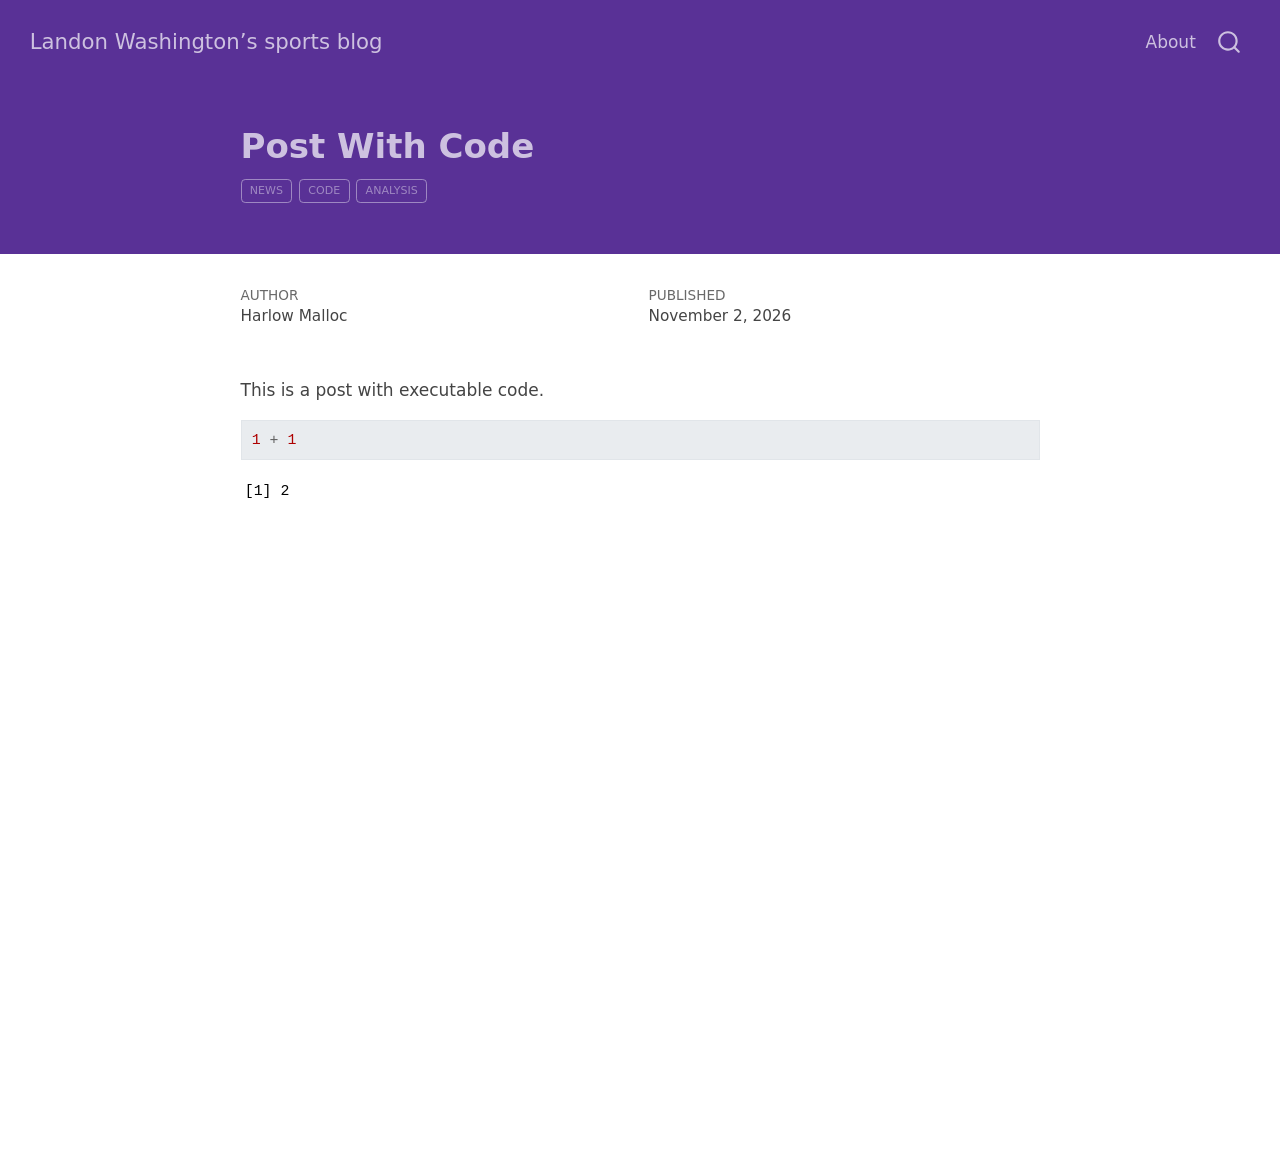
<file: posts/post-with-code/index.html>
<!DOCTYPE html>
<html xmlns="http://www.w3.org/1999/xhtml" lang="en" xml:lang="en"><head>

<meta charset="utf-8">
<meta name="generator" content="quarto-1.11.9">

<meta name="viewport" content="width=device-width, initial-scale=1.0, user-scalable=yes">

<meta name="author" content="Harlow Malloc">
<meta name="dcterms.date" content="2026-11-02">

<title>Post With Code – Landon Washington’s sports blog</title>
<style>
/* Default styles provided by pandoc.
** See https://pandoc.org/MANUAL.html#variables-for-html for config info.
*/
span.smallcaps{font-variant: small-caps;}
div.columns{display: flex; gap: 1.5em;}
div.column{flex: auto;}
@media screen {
div.columns{gap: min(4vw, 1.5em);}
div.column{overflow-x: auto;}
}
div.hanging-indent{margin-left: 1.5em; text-indent: -1.5em;}
ul.task-list{list-style: none;}
ul.task-list li input[type="checkbox"] {
  width: 0.8em;
  margin: 0 0.8em 0.2em -1em; /* quarto-specific, see https://github.com/quarto-dev/quarto-cli/issues/4556 */ 
  vertical-align: middle;
}
/* CSS for syntax highlighting */
html { -webkit-text-size-adjust: 100%; }
pre > code.sourceCode { white-space: pre; position: relative; }
pre > code.sourceCode > span { display: inline-block; line-height: 1.25; }
pre > code.sourceCode > span:empty { height: 1.2em; }
.sourceCode { overflow: visible; }
code.sourceCode > span { color: inherit; text-decoration: inherit; }
div.sourceCode { margin: 1em 0; }
pre.sourceCode { margin: 0; }
@media screen {
div.sourceCode { overflow: auto; }
}
@media print {
pre > code.sourceCode { white-space: pre-wrap; }
pre > code.sourceCode > span { text-indent: -5em; padding-left: 5em; }
}
pre.numberSource code
  { counter-reset: source-line 0; }
pre.numberSource code > span
  { position: relative; left: -4em; counter-increment: source-line; }
pre.numberSource code > span > a:first-child::before
  { content: counter(source-line);
    position: relative; left: -1em; text-align: right; vertical-align: baseline;
    border: none; display: inline-block;
    -webkit-touch-callout: none; -webkit-user-select: none;
    -khtml-user-select: none; -moz-user-select: none;
    -ms-user-select: none; user-select: none;
    padding: 0 4px; width: 4em;
  }
pre.numberSource { margin-left: 3em;  padding-left: 4px; }
div.sourceCode
  {   }
@media screen {
pre > code.sourceCode > span > a:first-child::before { text-decoration: underline; }
}
</style>


<script src="../../site_libs/quarto-nav/quarto-nav.js"></script>
<script src="../../site_libs/quarto-nav/headroom.min.js"></script>
<script src="../../site_libs/clipboard/clipboard.min.js"></script>
<script src="../../site_libs/quarto-search/autocomplete.umd.js"></script>
<script src="../../site_libs/quarto-search/fuse.min.js"></script>
<script src="../../site_libs/quarto-search/quarto-search.js"></script>
<meta name="quarto:offset" content="../../">
<script src="../../site_libs/quarto-html/quarto.js" type="module"></script>
<script src="../../site_libs/quarto-html/tabsets/tabsets.js" type="module"></script>
<script src="../../site_libs/quarto-html/scrollable-regions/scrollable-regions.js" type="module"></script>
<script src="../../site_libs/quarto-html/popper.min.js"></script>
<script src="../../site_libs/quarto-html/tippy.umd.min.js"></script>
<script src="../../site_libs/quarto-html/anchor.min.js"></script>
<link href="../../site_libs/quarto-html/tippy.css" rel="stylesheet">
<link href="../../site_libs/quarto-html/quarto-syntax-highlighting-63b5708e65d6cd79cd7618c58d0c21e7.css" rel="stylesheet" id="quarto-text-highlighting-styles">
<script src="../../site_libs/bootstrap/bootstrap.min.js"></script>
<link href="../../site_libs/bootstrap/bootstrap-icons.css" rel="stylesheet">
<link href="../../site_libs/bootstrap/bootstrap-0cfa2d70ef01bc05b83c29a9c4da436a.min.css" rel="stylesheet" append-hash="true" id="quarto-bootstrap" data-mode="light">
<script id="quarto-search-options" type="application/json">{
  "location": "navbar",
  "copy-button": false,
  "collapse-after": 3,
  "panel-placement": "end",
  "type": "overlay",
  "limit": 50,
  "keyboard-shortcut": [
    "f",
    "/",
    "s"
  ],
  "show-item-context": false,
  "language": {
    "search-no-results-text": "No results",
    "search-matching-documents-text": "matching documents",
    "search-copy-link-title": "Copy link to search",
    "search-hide-matches-text": "Hide additional matches",
    "search-more-match-text": "more match in this document",
    "search-more-matches-text": "more matches in this document",
    "search-clear-button-title": "Clear",
    "search-text-placeholder": "",
    "search-detached-cancel-button-title": "Cancel",
    "search-submit-button-title": "Submit",
    "search-label": "Search"
  }
}</script>


<link rel="stylesheet" href="../../styles.css">
</head>

<body class="nav-fixed fullcontent quarto-light"><a id="quarto-skip-link" class="visually-hidden-focusable" href="#quarto-document-content">Skip to main content</a>

<div id="quarto-search-results"></div>
  <header id="quarto-header" class="headroom fixed-top quarto-banner">
    <nav class="navbar navbar-expand-lg " data-bs-theme="dark" aria-label="Site">
      <div class="navbar-container container-fluid">
      <div class="navbar-brand-container mx-auto">
    <a class="navbar-brand" href="../../index.html">
    <span class="navbar-title">Landon Washington’s sports blog</span>
    </a>
  </div>
          <button class="navbar-toggler" type="button" data-bs-toggle="collapse" data-bs-target="#navbarCollapse" aria-controls="navbarCollapse" aria-expanded="false" aria-label="Toggle navigation" onclick="if (window.quartoToggleHeadroom) { window.quartoToggleHeadroom(); }">
  <span class="navbar-toggler-icon"></span>
</button>
          <div class="collapse navbar-collapse" id="navbarCollapse">
            <ul class="navbar-nav navbar-nav-scroll ms-auto">
  <li class="nav-item">
    <a class="nav-link" href="../../about.html"> 
<span class="menu-text">About</span></a>
  </li>  
</ul>
          </div> <!-- /navcollapse -->
            <div class="quarto-navbar-tools">
</div>
            <div id="quarto-search" class="" title="Search"></div>
      </div> <!-- /container-fluid -->
    </nav>
</header>
<!-- content -->
<header id="title-block-header" class="quarto-title-block default page-columns page-full">
  <div class="quarto-title-banner page-columns page-full">
    <div class="quarto-title column-body">
      <h1 class="title">Post With Code</h1>
                                <div class="quarto-categories">
                <div class="quarto-category">news</div>
                <div class="quarto-category">code</div>
                <div class="quarto-category">analysis</div>
              </div>
                  </div>
  </div>
    
  
  <div class="quarto-title-meta">

      <div>
      <div class="quarto-title-meta-heading">Author</div>
      <div class="quarto-title-meta-contents">
               <p>Harlow Malloc </p>
            </div>
    </div>
      
      <div>
      <div class="quarto-title-meta-heading">Published</div>
      <div class="quarto-title-meta-contents">
        <p class="date">November 2, 2026</p>
      </div>
    </div>
    
      
    </div>
    
  
  </header><div id="quarto-content" class="quarto-container page-columns page-rows-contents page-layout-article page-navbar">
<!-- sidebar -->
<!-- margin-sidebar -->
    
<!-- main -->
<main class="content quarto-banner-title-block" id="quarto-document-content" tabindex="-1">





<p>This is a post with executable code.</p>
<div class="cell">
<div class="code-copy-outer-scaffold"><div class="sourceCode cell-code" id="cb1"><pre class="sourceCode r code-with-copy"><code class="sourceCode r"><span id="cb1-1"><a href="#cb1-1" aria-hidden="true" tabindex="-1"></a><span class="dv">1</span> <span class="sc">+</span> <span class="dv">1</span></span></code></pre></div><button title="Copy to Clipboard" class="code-copy-button"><i class="bi"></i></button></div>
<div class="cell-output cell-output-stdout">
<pre><code>[1] 2</code></pre>
</div>
</div>



</main> <!-- /main -->
<script id="quarto-html-after-body" type="application/javascript">
  window.document.addEventListener("DOMContentLoaded", function (event) {
    const icon = "";
    const anchorJS = new window.AnchorJS();
    anchorJS.options = {
      placement: 'right',
      icon: icon
    };
    anchorJS.add('.anchored');
    const isCodeAnnotation = (el) => {
      for (const clz of el.classList) {
        if (clz.startsWith('code-annotation-')) {                     
          return true;
        }
      }
      return false;
    }
    const onCopySuccess = function(e) {
      // button target
      const button = e.trigger;
      // don't keep focus
      button.blur();
      // flash "checked"
      button.classList.add('code-copy-button-checked');
      var currentTitle = button.getAttribute("title");
      button.setAttribute("title", "Copied!");
      let tooltip;
      if (window.bootstrap) {
        button.setAttribute("data-bs-toggle", "tooltip");
        button.setAttribute("data-bs-placement", "left");
        button.setAttribute("data-bs-title", "Copied!");
        tooltip = new bootstrap.Tooltip(button, 
          { trigger: "manual", 
            customClass: "code-copy-button-tooltip",
            offset: [0, -8]});
        tooltip.show();    
      }
      setTimeout(function() {
        if (tooltip) {
          tooltip.hide();
          button.removeAttribute("data-bs-title");
          button.removeAttribute("data-bs-toggle");
          button.removeAttribute("data-bs-placement");
        }
        button.setAttribute("title", currentTitle);
        button.classList.remove('code-copy-button-checked');
      }, 1000);
      // clear code selection
      e.clearSelection();
    }
    const getTextToCopy = function(trigger) {
      const outerScaffold = trigger.parentElement.cloneNode(true);
      const codeEl = outerScaffold.querySelector('code');
      for (const childEl of codeEl.children) {
        if (isCodeAnnotation(childEl)) {
          childEl.remove();
        }
      }
      return codeEl.innerText;
    }
    const clipboard = new window.ClipboardJS('.code-copy-button:not([data-in-quarto-modal])', {
      text: getTextToCopy
    });
    clipboard.on('success', onCopySuccess);
    if (window.document.getElementById('quarto-embedded-source-code-modal')) {
      const clipboardModal = new window.ClipboardJS('.code-copy-button[data-in-quarto-modal]', {
        text: getTextToCopy,
        container: window.document.getElementById('quarto-embedded-source-code-modal')
      });
      clipboardModal.on('success', onCopySuccess);
    }
      var localhostRegex = new RegExp(/^(?:http|https):\/\/localhost\:?[0-9]*\//);
      var mailtoRegex = new RegExp(/^mailto:/);
        var filterRegex = new RegExp("https:\/\/your-website-url\.example\.com");
      var isInternal = (href) => {
          return filterRegex.test(href) || localhostRegex.test(href) || mailtoRegex.test(href);
      }
      // Inspect non-navigation links and adorn them if external
      window.quartoDecorateExternalLinks = function (root) {
     var links = (root || window.document).querySelectorAll('a[href]:not(.nav-link):not(.navbar-brand):not(.toc-action):not(.sidebar-link):not(.sidebar-item-toggle):not(.pagination-link):not(.no-external):not([aria-hidden]):not(.dropdown-item):not(.quarto-navigation-tool):not(.about-link)');
      for (var i=0; i<links.length; i++) {
        const link = links[i];
        if (!isInternal(link.href)) {
          // undo the damage that might have been done by quarto-nav.js in the case of
          // links that we want to consider external
          if (link.dataset.originalHref !== undefined) {
            link.href = link.dataset.originalHref;
          }
          if (!link.classList.contains('no-external-icon')) {
          }
        }
      }
      };
      window.quartoDecorateExternalLinks(window.document);
    // Esc closes the popup (WCAG 1.4.13) and focus leaving both trigger and
    // popup closes it (WCAG 2.4.11); tippy handles neither for interactive popups.
    const hideOnEscAndFocusOut = {
      name: 'hideOnEscAndFocusOut',
      defaultValue: true,
      fn(instance) {
        const dismiss = () => {
          // A show scheduled by the trigger delay would otherwise reopen it
          instance.clearDelayTimeouts();
          instance.hide();
        };
        const onKeyDown = (event) => {
          if (event.key !== 'Escape') {
            return;
          }
          // Keep Esc from also reaching page handlers (e.g. reveal.js overview),
          // except an open reveal.js slide menu, which Esc should close too.
          // The menu handles keys only when its keyboard option is on.
          const menuHandlesEsc = window.Reveal?.getPlugin?.('menu')?.isOpen() &&
            window.Reveal.getConfig().menu?.keyboard !== false;
          if (!menuHandlesEsc) {
            event.stopPropagation();
          }
          if (instance.popper.contains(window.document.activeElement)) {
            // Disabled while refocusing so the focus trigger does not reopen it
            instance.disable();
            instance.reference.focus();
            instance.enable();
          }
          dismiss();
        };
        const onFocusOut = (event) => {
          const target = event.relatedTarget;
          if (target && !instance.reference.contains(target) &&
              !instance.popper.contains(target)) {
            dismiss();
          }
        };
        // On the trigger too: a click trigger (code-annotations: select) has no
        // blur handling. Attached for the instance's lifetime so leaving the
        // trigger also cancels a show still pending on the trigger delay.
        instance.reference.addEventListener('focusout', onFocusOut);
        return {
          onShow() {
            window.document.addEventListener('keydown', onKeyDown, true);
            instance.popper.addEventListener('focusout', onFocusOut);
          },
          onHide() {
            window.document.removeEventListener('keydown', onKeyDown, true);
            instance.popper.removeEventListener('focusout', onFocusOut);
          },
          onDestroy() {
            instance.reference.removeEventListener('focusout', onFocusOut);
          },
        };
      },
    };
    function tippyHover(el, contentFn, onTriggerFn, onUntriggerFn) {
      const config = {
        allowHTML: true,
        maxWidth: 500,
        delay: 100,
        arrow: false,
        appendTo: function(el) {
            return el.parentElement;
        },
        interactive: true,
        interactiveBorder: 10,
        theme: 'quarto',
        placement: 'bottom-start',
        plugins: [hideOnEscAndFocusOut],
      };
      if (contentFn) {
        config.content = contentFn;
      }
      if (onTriggerFn) {
        config.onTrigger = onTriggerFn;
      }
      if (onUntriggerFn) {
        config.onUntrigger = onUntriggerFn;
      }
      window.tippy(el, config); 
    }
    const noterefs = window.document.querySelectorAll('a[role="doc-noteref"]');
    for (var i=0; i<noterefs.length; i++) {
      const ref = noterefs[i];
      tippyHover(ref, function() {
        // use id or data attribute instead here
        let href = ref.getAttribute('data-footnote-href') || ref.getAttribute('href');
        try { href = new URL(href).hash; } catch {}
        const id = href.replace(/^#\/?/, "");
        const note = window.document.getElementById(id);
        if (note) {
          return note.innerHTML;
        } else {
          return "";
        }
      });
    }
    const xrefs = window.document.querySelectorAll('a.quarto-xref');
    const processXRef = (id, note) => {
      // Strip column container classes
      const stripColumnClz = (el) => {
        el.classList.remove("page-full", "page-columns");
        if (el.children) {
          for (const child of el.children) {
            stripColumnClz(child);
          }
        }
      }
      stripColumnClz(note)
      if (id === null || id.startsWith('sec-')) {
        // Special case sections, only their first couple elements
        const container = document.createElement("div");
        if (note.children && note.children.length > 2) {
          container.appendChild(note.children[0].cloneNode(true));
          for (let i = 1; i < note.children.length; i++) {
            const child = note.children[i];
            if (child.tagName === "P" && child.innerText === "") {
              continue;
            } else {
              container.appendChild(child.cloneNode(true));
              break;
            }
          }
          if (window.Quarto?.typesetMath) {
            window.Quarto.typesetMath(container);
          }
          return container.innerHTML
        } else {
          if (window.Quarto?.typesetMath) {
            window.Quarto.typesetMath(note);
          }
          return note.innerHTML;
        }
      } else {
        // Remove any anchor links if they are present
        const anchorLink = note.querySelector('a.anchorjs-link');
        if (anchorLink) {
          anchorLink.remove();
        }
        if (window.Quarto?.typesetMath) {
          window.Quarto.typesetMath(note);
        }
        if (note.classList.contains("callout")) {
          return note.outerHTML;
        } else {
          return note.innerHTML;
        }
      }
    }
    for (var i=0; i<xrefs.length; i++) {
      const xref = xrefs[i];
      tippyHover(xref, undefined, function(instance) {
        instance.disable();
        let url = xref.getAttribute('href');
        let hash = undefined; 
        if (url.startsWith('#')) {
          hash = url;
        } else {
          try { hash = new URL(url).hash; } catch {}
        }
        if (hash) {
          const id = hash.replace(/^#\/?/, "");
          const note = window.document.getElementById(id);
          if (note !== null) {
            try {
              const html = processXRef(id, note.cloneNode(true));
              instance.setContent(html);
            } finally {
              instance.enable();
              instance.show();
            }
          } else {
            // See if we can fetch this
            fetch(url.split('#')[0])
            .then(res => res.text())
            .then(html => {
              const parser = new DOMParser();
              const htmlDoc = parser.parseFromString(html, "text/html");
              const note = htmlDoc.getElementById(id);
              if (note !== null) {
                const html = processXRef(id, note);
                instance.setContent(html);
              } 
            }).finally(() => {
              instance.enable();
              instance.show();
            });
          }
        } else {
          // See if we can fetch a full url (with no hash to target)
          // This is a special case and we should probably do some content thinning / targeting
          fetch(url)
          .then(res => res.text())
          .then(html => {
            const parser = new DOMParser();
            const htmlDoc = parser.parseFromString(html, "text/html");
            const note = htmlDoc.querySelector('main.content');
            if (note !== null) {
              // This should only happen for chapter cross references
              // (since there is no id in the URL)
              // remove the first header
              if (note.children.length > 0 && note.children[0].tagName === "HEADER") {
                note.children[0].remove();
              }
              const html = processXRef(null, note);
              instance.setContent(html);
            } 
          }).finally(() => {
            instance.enable();
            instance.show();
          });
        }
      }, function(instance) {
      });
    }
        let selectedAnnoteEl;
        const selectorForAnnotation = ( cell, annotation) => {
          let cellAttr = 'data-code-cell="' + cell + '"';
          let lineAttr = 'data-code-annotation="' +  annotation + '"';
          const selector = 'span[' + cellAttr + '][' + lineAttr + ']';
          return selector;
        }
        const selectCodeLines = (annoteEl) => {
          const doc = window.document;
          const targetCell = annoteEl.getAttribute("data-target-cell");
          const targetAnnotation = annoteEl.getAttribute("data-target-annotation");
          const annoteSpan = window.document.querySelector(selectorForAnnotation(targetCell, targetAnnotation));
          const lines = annoteSpan.getAttribute("data-code-lines").split(",");
          const lineIds = lines.map((line) => {
            return targetCell + "-" + line;
          })
          // Each band is positioned against its own containing block, which is
          // not the offsetParent of the lines, so place it from client rects.
          const placeBand = (band, firstEl, lastEl, codeBlock) => {
            const container = band.offsetParent;
            if (container === null) {
              return;
            }
            const containerRect = container.getBoundingClientRect();
            // Reveal.js scales slides with a transform, so convert client
            // pixels back to the CSS pixels of the container.
            const scale = containerRect.height / container.offsetHeight || 1;
            const firstRect = firstEl.getBoundingClientRect();
            const lastRect = lastEl.getBoundingClientRect();
            const top = (firstRect.top - containerRect.top) / scale - container.clientTop + container.scrollTop;
            const height = (lastRect.bottom - firstRect.top) / scale;
            band.style.top = top - 2 + "px";
            band.style.height = height + 4 + "px";
            if (codeBlock) {
              // Without the copy button wrapper, the containing block is wider
              // than the code block, so span the code block explicitly.
              const blockRect = codeBlock.getBoundingClientRect();
              band.style.left = (blockRect.left - containerRect.left) / scale - container.clientLeft + container.scrollLeft + "px";
              band.style.width = blockRect.width / scale + "px";
            }
          };
          if (lineIds.length > 0) {
            const el = window.document.getElementById(lineIds[0]);
            const lastEl = window.document.getElementById(lineIds[lineIds.length - 1]);
            const parent = el.parentElement.parentElement;
            // cook up a div (if necessary) and position it
            let div = window.document.getElementById("code-annotation-line-highlight");
            if (div === null) {
              div = window.document.createElement("div");
              div.setAttribute("id", "code-annotation-line-highlight");
              div.style.position = 'absolute';
              parent.appendChild(div);
            }
            placeBand(div, el, lastEl, parent.closest("div.sourceCode") || parent);
            let gutterDiv = window.document.getElementById("code-annotation-line-highlight-gutter");
            if (gutterDiv === null) {
              gutterDiv = window.document.createElement("div");
              gutterDiv.setAttribute("id", "code-annotation-line-highlight-gutter");
              gutterDiv.style.position = 'absolute';
              const codeCell = window.document.getElementById(targetCell);
              const gutter = codeCell.querySelector('.code-annotation-gutter');
              gutter.appendChild(gutterDiv);
            }
            placeBand(gutterDiv, el, lastEl);
            selectedAnnoteEl = annoteEl;
          }
        };
        const unselectCodeLines = () => {
          const elementsIds = ["code-annotation-line-highlight", "code-annotation-line-highlight-gutter"];
          elementsIds.forEach((elId) => {
            const div = window.document.getElementById(elId);
            if (div) {
              div.remove();
            }
          });
          selectedAnnoteEl = undefined;
        };
          // Handle positioning of the toggle
      window.addEventListener(
        "resize",
        throttle(() => {
          elRect = undefined;
          if (selectedAnnoteEl) {
            selectCodeLines(selectedAnnoteEl);
          }
        }, 10)
      );
      function throttle(fn, ms) {
      let throttle = false;
      let timer;
        return (...args) => {
          if(!throttle) { // first call gets through
              fn.apply(this, args);
              throttle = true;
          } else { // all the others get throttled
              if(timer) clearTimeout(timer); // cancel #2
              timer = setTimeout(() => {
                fn.apply(this, args);
                timer = throttle = false;
              }, ms);
          }
        };
      }
        // Attach click handler to the DT
        const annoteDls = window.document.querySelectorAll('dt[data-target-cell]');
        for (const annoteDlNode of annoteDls) {
          annoteDlNode.addEventListener('click', (event) => {
            const clickedEl = event.target;
            if (clickedEl !== selectedAnnoteEl) {
              unselectCodeLines();
              const activeEl = window.document.querySelector('dt[data-target-cell].code-annotation-active');
              if (activeEl) {
                activeEl.classList.remove('code-annotation-active');
              }
              selectCodeLines(clickedEl);
              clickedEl.classList.add('code-annotation-active');
            } else {
              // Unselect the line
              unselectCodeLines();
              clickedEl.classList.remove('code-annotation-active');
            }
          });
        }
    const findCites = (el) => {
      const parentEl = el.parentElement;
      if (parentEl) {
        const cites = parentEl.dataset.cites;
        if (cites) {
          return {
            el,
            cites: cites.split(' ')
          };
        } else {
          return findCites(el.parentElement)
        }
      } else {
        return undefined;
      }
    };
    var bibliorefs = window.document.querySelectorAll('a[role="doc-biblioref"]');
    for (var i=0; i<bibliorefs.length; i++) {
      const ref = bibliorefs[i];
      const citeInfo = findCites(ref);
      if (citeInfo) {
        tippyHover(citeInfo.el, function() {
          var popup = window.document.createElement('div');
          citeInfo.cites.forEach(function(cite) {
            var citeDiv = window.document.createElement('div');
            citeDiv.classList.add('hanging-indent');
            citeDiv.classList.add('csl-entry');
            var biblioDiv = window.document.getElementById('ref-' + cite);
            if (biblioDiv) {
              citeDiv.innerHTML = biblioDiv.innerHTML;
            }
            popup.appendChild(citeDiv);
          });
          return popup.innerHTML;
        });
      }
    }
  });
  </script>
  <script type="application/javascript">
  window.quartoScrollableRegionsLabels = {"code":"Scrollable code","output":"Scrollable output"};
  </script>
</div> <!-- /content -->




</body></html>
</file>
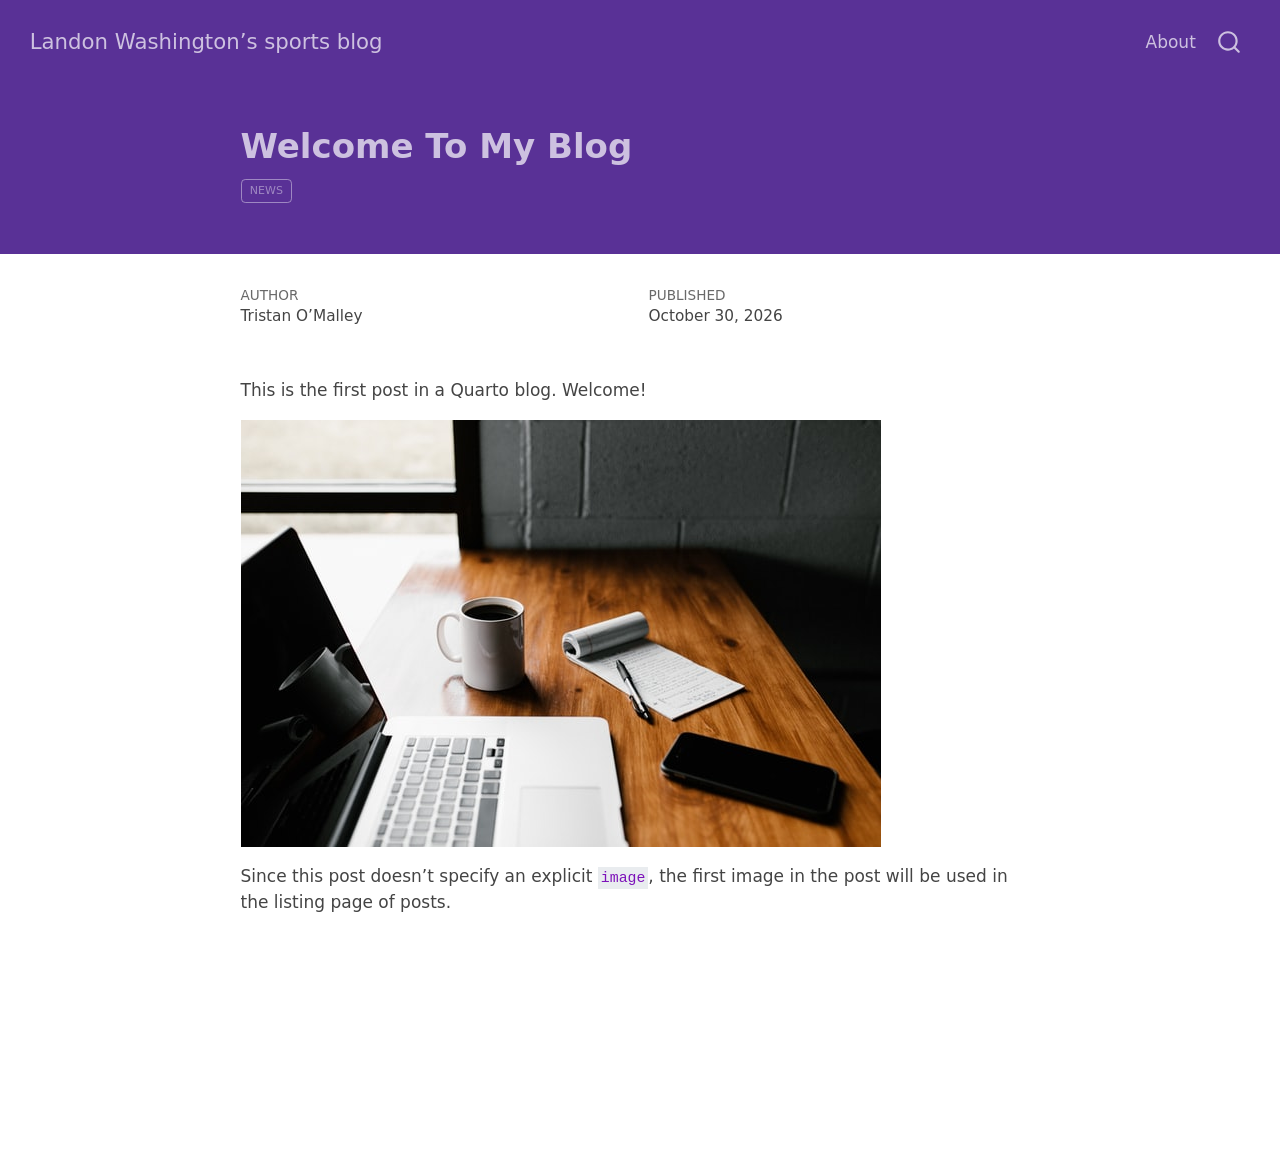
<file: posts/welcome/index.html>
<!DOCTYPE html>
<html xmlns="http://www.w3.org/1999/xhtml" lang="en" xml:lang="en"><head>

<meta charset="utf-8">
<meta name="generator" content="quarto-1.11.9">

<meta name="viewport" content="width=device-width, initial-scale=1.0, user-scalable=yes">

<meta name="author" content="Tristan O’Malley">
<meta name="dcterms.date" content="2026-10-30">

<title>Welcome To My Blog – Landon Washington’s sports blog</title>
<style>
/* Default styles provided by pandoc.
** See https://pandoc.org/MANUAL.html#variables-for-html for config info.
*/
span.smallcaps{font-variant: small-caps;}
div.columns{display: flex; gap: 1.5em;}
div.column{flex: auto;}
@media screen {
div.columns{gap: min(4vw, 1.5em);}
div.column{overflow-x: auto;}
}
div.hanging-indent{margin-left: 1.5em; text-indent: -1.5em;}
ul.task-list{list-style: none;}
ul.task-list li input[type="checkbox"] {
  width: 0.8em;
  margin: 0 0.8em 0.2em -1em; /* quarto-specific, see https://github.com/quarto-dev/quarto-cli/issues/4556 */ 
  vertical-align: middle;
}
</style>


<script src="../../site_libs/quarto-nav/quarto-nav.js"></script>
<script src="../../site_libs/quarto-nav/headroom.min.js"></script>
<script src="../../site_libs/clipboard/clipboard.min.js"></script>
<script src="../../site_libs/quarto-search/autocomplete.umd.js"></script>
<script src="../../site_libs/quarto-search/fuse.min.js"></script>
<script src="../../site_libs/quarto-search/quarto-search.js"></script>
<meta name="quarto:offset" content="../../">
<script src="../../site_libs/quarto-html/quarto.js" type="module"></script>
<script src="../../site_libs/quarto-html/tabsets/tabsets.js" type="module"></script>
<script src="../../site_libs/quarto-html/scrollable-regions/scrollable-regions.js" type="module"></script>
<script src="../../site_libs/quarto-html/popper.min.js"></script>
<script src="../../site_libs/quarto-html/tippy.umd.min.js"></script>
<script src="../../site_libs/quarto-html/anchor.min.js"></script>
<link href="../../site_libs/quarto-html/tippy.css" rel="stylesheet">
<link href="../../site_libs/quarto-html/quarto-syntax-highlighting-63b5708e65d6cd79cd7618c58d0c21e7.css" rel="stylesheet" id="quarto-text-highlighting-styles">
<script src="../../site_libs/bootstrap/bootstrap.min.js"></script>
<link href="../../site_libs/bootstrap/bootstrap-icons.css" rel="stylesheet">
<link href="../../site_libs/bootstrap/bootstrap-0cfa2d70ef01bc05b83c29a9c4da436a.min.css" rel="stylesheet" append-hash="true" id="quarto-bootstrap" data-mode="light">
<script id="quarto-search-options" type="application/json">{
  "location": "navbar",
  "copy-button": false,
  "collapse-after": 3,
  "panel-placement": "end",
  "type": "overlay",
  "limit": 50,
  "keyboard-shortcut": [
    "f",
    "/",
    "s"
  ],
  "show-item-context": false,
  "language": {
    "search-no-results-text": "No results",
    "search-matching-documents-text": "matching documents",
    "search-copy-link-title": "Copy link to search",
    "search-hide-matches-text": "Hide additional matches",
    "search-more-match-text": "more match in this document",
    "search-more-matches-text": "more matches in this document",
    "search-clear-button-title": "Clear",
    "search-text-placeholder": "",
    "search-detached-cancel-button-title": "Cancel",
    "search-submit-button-title": "Submit",
    "search-label": "Search"
  }
}</script>


<link rel="stylesheet" href="../../styles.css">
</head>

<body class="nav-fixed fullcontent quarto-light"><a id="quarto-skip-link" class="visually-hidden-focusable" href="#quarto-document-content">Skip to main content</a>

<div id="quarto-search-results"></div>
  <header id="quarto-header" class="headroom fixed-top quarto-banner">
    <nav class="navbar navbar-expand-lg " data-bs-theme="dark" aria-label="Site">
      <div class="navbar-container container-fluid">
      <div class="navbar-brand-container mx-auto">
    <a class="navbar-brand" href="../../index.html">
    <span class="navbar-title">Landon Washington’s sports blog</span>
    </a>
  </div>
          <button class="navbar-toggler" type="button" data-bs-toggle="collapse" data-bs-target="#navbarCollapse" aria-controls="navbarCollapse" aria-expanded="false" aria-label="Toggle navigation" onclick="if (window.quartoToggleHeadroom) { window.quartoToggleHeadroom(); }">
  <span class="navbar-toggler-icon"></span>
</button>
          <div class="collapse navbar-collapse" id="navbarCollapse">
            <ul class="navbar-nav navbar-nav-scroll ms-auto">
  <li class="nav-item">
    <a class="nav-link" href="../../about.html"> 
<span class="menu-text">About</span></a>
  </li>  
</ul>
          </div> <!-- /navcollapse -->
            <div class="quarto-navbar-tools">
</div>
            <div id="quarto-search" class="" title="Search"></div>
      </div> <!-- /container-fluid -->
    </nav>
</header>
<!-- content -->
<header id="title-block-header" class="quarto-title-block default page-columns page-full">
  <div class="quarto-title-banner page-columns page-full">
    <div class="quarto-title column-body">
      <h1 class="title">Welcome To My Blog</h1>
                                <div class="quarto-categories">
                <div class="quarto-category">news</div>
              </div>
                  </div>
  </div>
    
  
  <div class="quarto-title-meta">

      <div>
      <div class="quarto-title-meta-heading">Author</div>
      <div class="quarto-title-meta-contents">
               <p>Tristan O’Malley </p>
            </div>
    </div>
      
      <div>
      <div class="quarto-title-meta-heading">Published</div>
      <div class="quarto-title-meta-contents">
        <p class="date">October 30, 2026</p>
      </div>
    </div>
    
      
    </div>
    
  
  </header><div id="quarto-content" class="quarto-container page-columns page-rows-contents page-layout-article page-navbar">
<!-- sidebar -->
<!-- margin-sidebar -->
    
<!-- main -->
<main class="content quarto-banner-title-block" id="quarto-document-content" tabindex="-1">





<p>This is the first post in a Quarto blog. Welcome!</p>
<p><img src="thumbnail.jpg" class="img-fluid"></p>
<p>Since this post doesn’t specify an explicit <code>image</code>, the first image in the post will be used in the listing page of posts.</p>



</main> <!-- /main -->
<script id="quarto-html-after-body" type="application/javascript">
  window.document.addEventListener("DOMContentLoaded", function (event) {
    const icon = "";
    const anchorJS = new window.AnchorJS();
    anchorJS.options = {
      placement: 'right',
      icon: icon
    };
    anchorJS.add('.anchored');
    const isCodeAnnotation = (el) => {
      for (const clz of el.classList) {
        if (clz.startsWith('code-annotation-')) {                     
          return true;
        }
      }
      return false;
    }
    const onCopySuccess = function(e) {
      // button target
      const button = e.trigger;
      // don't keep focus
      button.blur();
      // flash "checked"
      button.classList.add('code-copy-button-checked');
      var currentTitle = button.getAttribute("title");
      button.setAttribute("title", "Copied!");
      let tooltip;
      if (window.bootstrap) {
        button.setAttribute("data-bs-toggle", "tooltip");
        button.setAttribute("data-bs-placement", "left");
        button.setAttribute("data-bs-title", "Copied!");
        tooltip = new bootstrap.Tooltip(button, 
          { trigger: "manual", 
            customClass: "code-copy-button-tooltip",
            offset: [0, -8]});
        tooltip.show();    
      }
      setTimeout(function() {
        if (tooltip) {
          tooltip.hide();
          button.removeAttribute("data-bs-title");
          button.removeAttribute("data-bs-toggle");
          button.removeAttribute("data-bs-placement");
        }
        button.setAttribute("title", currentTitle);
        button.classList.remove('code-copy-button-checked');
      }, 1000);
      // clear code selection
      e.clearSelection();
    }
    const getTextToCopy = function(trigger) {
      const outerScaffold = trigger.parentElement.cloneNode(true);
      const codeEl = outerScaffold.querySelector('code');
      for (const childEl of codeEl.children) {
        if (isCodeAnnotation(childEl)) {
          childEl.remove();
        }
      }
      return codeEl.innerText;
    }
    const clipboard = new window.ClipboardJS('.code-copy-button:not([data-in-quarto-modal])', {
      text: getTextToCopy
    });
    clipboard.on('success', onCopySuccess);
    if (window.document.getElementById('quarto-embedded-source-code-modal')) {
      const clipboardModal = new window.ClipboardJS('.code-copy-button[data-in-quarto-modal]', {
        text: getTextToCopy,
        container: window.document.getElementById('quarto-embedded-source-code-modal')
      });
      clipboardModal.on('success', onCopySuccess);
    }
      var localhostRegex = new RegExp(/^(?:http|https):\/\/localhost\:?[0-9]*\//);
      var mailtoRegex = new RegExp(/^mailto:/);
        var filterRegex = new RegExp("https:\/\/your-website-url\.example\.com");
      var isInternal = (href) => {
          return filterRegex.test(href) || localhostRegex.test(href) || mailtoRegex.test(href);
      }
      // Inspect non-navigation links and adorn them if external
      window.quartoDecorateExternalLinks = function (root) {
     var links = (root || window.document).querySelectorAll('a[href]:not(.nav-link):not(.navbar-brand):not(.toc-action):not(.sidebar-link):not(.sidebar-item-toggle):not(.pagination-link):not(.no-external):not([aria-hidden]):not(.dropdown-item):not(.quarto-navigation-tool):not(.about-link)');
      for (var i=0; i<links.length; i++) {
        const link = links[i];
        if (!isInternal(link.href)) {
          // undo the damage that might have been done by quarto-nav.js in the case of
          // links that we want to consider external
          if (link.dataset.originalHref !== undefined) {
            link.href = link.dataset.originalHref;
          }
          if (!link.classList.contains('no-external-icon')) {
          }
        }
      }
      };
      window.quartoDecorateExternalLinks(window.document);
    // Esc closes the popup (WCAG 1.4.13) and focus leaving both trigger and
    // popup closes it (WCAG 2.4.11); tippy handles neither for interactive popups.
    const hideOnEscAndFocusOut = {
      name: 'hideOnEscAndFocusOut',
      defaultValue: true,
      fn(instance) {
        const dismiss = () => {
          // A show scheduled by the trigger delay would otherwise reopen it
          instance.clearDelayTimeouts();
          instance.hide();
        };
        const onKeyDown = (event) => {
          if (event.key !== 'Escape') {
            return;
          }
          // Keep Esc from also reaching page handlers (e.g. reveal.js overview),
          // except an open reveal.js slide menu, which Esc should close too.
          // The menu handles keys only when its keyboard option is on.
          const menuHandlesEsc = window.Reveal?.getPlugin?.('menu')?.isOpen() &&
            window.Reveal.getConfig().menu?.keyboard !== false;
          if (!menuHandlesEsc) {
            event.stopPropagation();
          }
          if (instance.popper.contains(window.document.activeElement)) {
            // Disabled while refocusing so the focus trigger does not reopen it
            instance.disable();
            instance.reference.focus();
            instance.enable();
          }
          dismiss();
        };
        const onFocusOut = (event) => {
          const target = event.relatedTarget;
          if (target && !instance.reference.contains(target) &&
              !instance.popper.contains(target)) {
            dismiss();
          }
        };
        // On the trigger too: a click trigger (code-annotations: select) has no
        // blur handling. Attached for the instance's lifetime so leaving the
        // trigger also cancels a show still pending on the trigger delay.
        instance.reference.addEventListener('focusout', onFocusOut);
        return {
          onShow() {
            window.document.addEventListener('keydown', onKeyDown, true);
            instance.popper.addEventListener('focusout', onFocusOut);
          },
          onHide() {
            window.document.removeEventListener('keydown', onKeyDown, true);
            instance.popper.removeEventListener('focusout', onFocusOut);
          },
          onDestroy() {
            instance.reference.removeEventListener('focusout', onFocusOut);
          },
        };
      },
    };
    function tippyHover(el, contentFn, onTriggerFn, onUntriggerFn) {
      const config = {
        allowHTML: true,
        maxWidth: 500,
        delay: 100,
        arrow: false,
        appendTo: function(el) {
            return el.parentElement;
        },
        interactive: true,
        interactiveBorder: 10,
        theme: 'quarto',
        placement: 'bottom-start',
        plugins: [hideOnEscAndFocusOut],
      };
      if (contentFn) {
        config.content = contentFn;
      }
      if (onTriggerFn) {
        config.onTrigger = onTriggerFn;
      }
      if (onUntriggerFn) {
        config.onUntrigger = onUntriggerFn;
      }
      window.tippy(el, config); 
    }
    const noterefs = window.document.querySelectorAll('a[role="doc-noteref"]');
    for (var i=0; i<noterefs.length; i++) {
      const ref = noterefs[i];
      tippyHover(ref, function() {
        // use id or data attribute instead here
        let href = ref.getAttribute('data-footnote-href') || ref.getAttribute('href');
        try { href = new URL(href).hash; } catch {}
        const id = href.replace(/^#\/?/, "");
        const note = window.document.getElementById(id);
        if (note) {
          return note.innerHTML;
        } else {
          return "";
        }
      });
    }
    const xrefs = window.document.querySelectorAll('a.quarto-xref');
    const processXRef = (id, note) => {
      // Strip column container classes
      const stripColumnClz = (el) => {
        el.classList.remove("page-full", "page-columns");
        if (el.children) {
          for (const child of el.children) {
            stripColumnClz(child);
          }
        }
      }
      stripColumnClz(note)
      if (id === null || id.startsWith('sec-')) {
        // Special case sections, only their first couple elements
        const container = document.createElement("div");
        if (note.children && note.children.length > 2) {
          container.appendChild(note.children[0].cloneNode(true));
          for (let i = 1; i < note.children.length; i++) {
            const child = note.children[i];
            if (child.tagName === "P" && child.innerText === "") {
              continue;
            } else {
              container.appendChild(child.cloneNode(true));
              break;
            }
          }
          if (window.Quarto?.typesetMath) {
            window.Quarto.typesetMath(container);
          }
          return container.innerHTML
        } else {
          if (window.Quarto?.typesetMath) {
            window.Quarto.typesetMath(note);
          }
          return note.innerHTML;
        }
      } else {
        // Remove any anchor links if they are present
        const anchorLink = note.querySelector('a.anchorjs-link');
        if (anchorLink) {
          anchorLink.remove();
        }
        if (window.Quarto?.typesetMath) {
          window.Quarto.typesetMath(note);
        }
        if (note.classList.contains("callout")) {
          return note.outerHTML;
        } else {
          return note.innerHTML;
        }
      }
    }
    for (var i=0; i<xrefs.length; i++) {
      const xref = xrefs[i];
      tippyHover(xref, undefined, function(instance) {
        instance.disable();
        let url = xref.getAttribute('href');
        let hash = undefined; 
        if (url.startsWith('#')) {
          hash = url;
        } else {
          try { hash = new URL(url).hash; } catch {}
        }
        if (hash) {
          const id = hash.replace(/^#\/?/, "");
          const note = window.document.getElementById(id);
          if (note !== null) {
            try {
              const html = processXRef(id, note.cloneNode(true));
              instance.setContent(html);
            } finally {
              instance.enable();
              instance.show();
            }
          } else {
            // See if we can fetch this
            fetch(url.split('#')[0])
            .then(res => res.text())
            .then(html => {
              const parser = new DOMParser();
              const htmlDoc = parser.parseFromString(html, "text/html");
              const note = htmlDoc.getElementById(id);
              if (note !== null) {
                const html = processXRef(id, note);
                instance.setContent(html);
              } 
            }).finally(() => {
              instance.enable();
              instance.show();
            });
          }
        } else {
          // See if we can fetch a full url (with no hash to target)
          // This is a special case and we should probably do some content thinning / targeting
          fetch(url)
          .then(res => res.text())
          .then(html => {
            const parser = new DOMParser();
            const htmlDoc = parser.parseFromString(html, "text/html");
            const note = htmlDoc.querySelector('main.content');
            if (note !== null) {
              // This should only happen for chapter cross references
              // (since there is no id in the URL)
              // remove the first header
              if (note.children.length > 0 && note.children[0].tagName === "HEADER") {
                note.children[0].remove();
              }
              const html = processXRef(null, note);
              instance.setContent(html);
            } 
          }).finally(() => {
            instance.enable();
            instance.show();
          });
        }
      }, function(instance) {
      });
    }
        let selectedAnnoteEl;
        const selectorForAnnotation = ( cell, annotation) => {
          let cellAttr = 'data-code-cell="' + cell + '"';
          let lineAttr = 'data-code-annotation="' +  annotation + '"';
          const selector = 'span[' + cellAttr + '][' + lineAttr + ']';
          return selector;
        }
        const selectCodeLines = (annoteEl) => {
          const doc = window.document;
          const targetCell = annoteEl.getAttribute("data-target-cell");
          const targetAnnotation = annoteEl.getAttribute("data-target-annotation");
          const annoteSpan = window.document.querySelector(selectorForAnnotation(targetCell, targetAnnotation));
          const lines = annoteSpan.getAttribute("data-code-lines").split(",");
          const lineIds = lines.map((line) => {
            return targetCell + "-" + line;
          })
          // Each band is positioned against its own containing block, which is
          // not the offsetParent of the lines, so place it from client rects.
          const placeBand = (band, firstEl, lastEl, codeBlock) => {
            const container = band.offsetParent;
            if (container === null) {
              return;
            }
            const containerRect = container.getBoundingClientRect();
            // Reveal.js scales slides with a transform, so convert client
            // pixels back to the CSS pixels of the container.
            const scale = containerRect.height / container.offsetHeight || 1;
            const firstRect = firstEl.getBoundingClientRect();
            const lastRect = lastEl.getBoundingClientRect();
            const top = (firstRect.top - containerRect.top) / scale - container.clientTop + container.scrollTop;
            const height = (lastRect.bottom - firstRect.top) / scale;
            band.style.top = top - 2 + "px";
            band.style.height = height + 4 + "px";
            if (codeBlock) {
              // Without the copy button wrapper, the containing block is wider
              // than the code block, so span the code block explicitly.
              const blockRect = codeBlock.getBoundingClientRect();
              band.style.left = (blockRect.left - containerRect.left) / scale - container.clientLeft + container.scrollLeft + "px";
              band.style.width = blockRect.width / scale + "px";
            }
          };
          if (lineIds.length > 0) {
            const el = window.document.getElementById(lineIds[0]);
            const lastEl = window.document.getElementById(lineIds[lineIds.length - 1]);
            const parent = el.parentElement.parentElement;
            // cook up a div (if necessary) and position it
            let div = window.document.getElementById("code-annotation-line-highlight");
            if (div === null) {
              div = window.document.createElement("div");
              div.setAttribute("id", "code-annotation-line-highlight");
              div.style.position = 'absolute';
              parent.appendChild(div);
            }
            placeBand(div, el, lastEl, parent.closest("div.sourceCode") || parent);
            let gutterDiv = window.document.getElementById("code-annotation-line-highlight-gutter");
            if (gutterDiv === null) {
              gutterDiv = window.document.createElement("div");
              gutterDiv.setAttribute("id", "code-annotation-line-highlight-gutter");
              gutterDiv.style.position = 'absolute';
              const codeCell = window.document.getElementById(targetCell);
              const gutter = codeCell.querySelector('.code-annotation-gutter');
              gutter.appendChild(gutterDiv);
            }
            placeBand(gutterDiv, el, lastEl);
            selectedAnnoteEl = annoteEl;
          }
        };
        const unselectCodeLines = () => {
          const elementsIds = ["code-annotation-line-highlight", "code-annotation-line-highlight-gutter"];
          elementsIds.forEach((elId) => {
            const div = window.document.getElementById(elId);
            if (div) {
              div.remove();
            }
          });
          selectedAnnoteEl = undefined;
        };
          // Handle positioning of the toggle
      window.addEventListener(
        "resize",
        throttle(() => {
          elRect = undefined;
          if (selectedAnnoteEl) {
            selectCodeLines(selectedAnnoteEl);
          }
        }, 10)
      );
      function throttle(fn, ms) {
      let throttle = false;
      let timer;
        return (...args) => {
          if(!throttle) { // first call gets through
              fn.apply(this, args);
              throttle = true;
          } else { // all the others get throttled
              if(timer) clearTimeout(timer); // cancel #2
              timer = setTimeout(() => {
                fn.apply(this, args);
                timer = throttle = false;
              }, ms);
          }
        };
      }
        // Attach click handler to the DT
        const annoteDls = window.document.querySelectorAll('dt[data-target-cell]');
        for (const annoteDlNode of annoteDls) {
          annoteDlNode.addEventListener('click', (event) => {
            const clickedEl = event.target;
            if (clickedEl !== selectedAnnoteEl) {
              unselectCodeLines();
              const activeEl = window.document.querySelector('dt[data-target-cell].code-annotation-active');
              if (activeEl) {
                activeEl.classList.remove('code-annotation-active');
              }
              selectCodeLines(clickedEl);
              clickedEl.classList.add('code-annotation-active');
            } else {
              // Unselect the line
              unselectCodeLines();
              clickedEl.classList.remove('code-annotation-active');
            }
          });
        }
    const findCites = (el) => {
      const parentEl = el.parentElement;
      if (parentEl) {
        const cites = parentEl.dataset.cites;
        if (cites) {
          return {
            el,
            cites: cites.split(' ')
          };
        } else {
          return findCites(el.parentElement)
        }
      } else {
        return undefined;
      }
    };
    var bibliorefs = window.document.querySelectorAll('a[role="doc-biblioref"]');
    for (var i=0; i<bibliorefs.length; i++) {
      const ref = bibliorefs[i];
      const citeInfo = findCites(ref);
      if (citeInfo) {
        tippyHover(citeInfo.el, function() {
          var popup = window.document.createElement('div');
          citeInfo.cites.forEach(function(cite) {
            var citeDiv = window.document.createElement('div');
            citeDiv.classList.add('hanging-indent');
            citeDiv.classList.add('csl-entry');
            var biblioDiv = window.document.getElementById('ref-' + cite);
            if (biblioDiv) {
              citeDiv.innerHTML = biblioDiv.innerHTML;
            }
            popup.appendChild(citeDiv);
          });
          return popup.innerHTML;
        });
      }
    }
  });
  </script>
  <script type="application/javascript">
  window.quartoScrollableRegionsLabels = {"code":"Scrollable code","output":"Scrollable output"};
  </script>
</div> <!-- /content -->




</body></html>
</file>
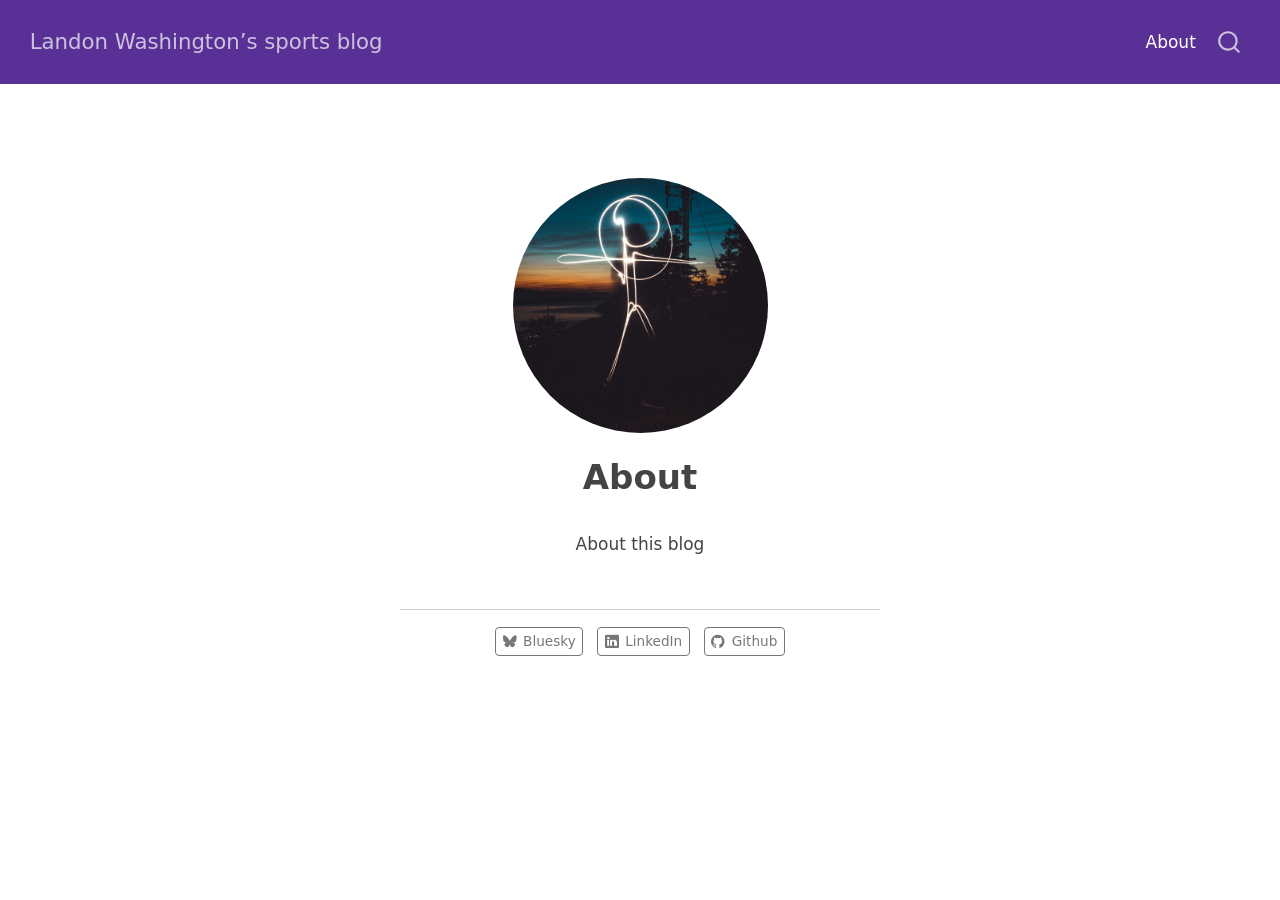
<file: about.html>
<!DOCTYPE html>
<html xmlns="http://www.w3.org/1999/xhtml" lang="en" xml:lang="en"><head>

<meta charset="utf-8">
<meta name="generator" content="quarto-1.11.9">

<meta name="viewport" content="width=device-width, initial-scale=1.0, user-scalable=yes">


<title>About – Landon Washington’s sports blog</title>
<style>
/* Default styles provided by pandoc.
** See https://pandoc.org/MANUAL.html#variables-for-html for config info.
*/
span.smallcaps{font-variant: small-caps;}
div.columns{display: flex; gap: 1.5em;}
div.column{flex: auto;}
@media screen {
div.columns{gap: min(4vw, 1.5em);}
div.column{overflow-x: auto;}
}
div.hanging-indent{margin-left: 1.5em; text-indent: -1.5em;}
ul.task-list{list-style: none;}
ul.task-list li input[type="checkbox"] {
  width: 0.8em;
  margin: 0 0.8em 0.2em -1em; /* quarto-specific, see https://github.com/quarto-dev/quarto-cli/issues/4556 */ 
  vertical-align: middle;
}
</style>


<script src="site_libs/quarto-nav/quarto-nav.js"></script>
<script src="site_libs/quarto-nav/headroom.min.js"></script>
<script src="site_libs/clipboard/clipboard.min.js"></script>
<script src="site_libs/quarto-search/autocomplete.umd.js"></script>
<script src="site_libs/quarto-search/fuse.min.js"></script>
<script src="site_libs/quarto-search/quarto-search.js"></script>
<meta name="quarto:offset" content="./">
<script src="site_libs/quarto-html/quarto.js" type="module"></script>
<script src="site_libs/quarto-html/tabsets/tabsets.js" type="module"></script>
<script src="site_libs/quarto-html/scrollable-regions/scrollable-regions.js" type="module"></script>
<script src="site_libs/quarto-html/popper.min.js"></script>
<script src="site_libs/quarto-html/tippy.umd.min.js"></script>
<link href="site_libs/quarto-html/tippy.css" rel="stylesheet">
<link href="site_libs/quarto-html/quarto-syntax-highlighting-63b5708e65d6cd79cd7618c58d0c21e7.css" rel="stylesheet" id="quarto-text-highlighting-styles">
<script src="site_libs/bootstrap/bootstrap.min.js"></script>
<link href="site_libs/bootstrap/bootstrap-icons.css" rel="stylesheet">
<link href="site_libs/bootstrap/bootstrap-0cfa2d70ef01bc05b83c29a9c4da436a.min.css" rel="stylesheet" append-hash="true" id="quarto-bootstrap" data-mode="light">
<script id="quarto-search-options" type="application/json">{
  "location": "navbar",
  "copy-button": false,
  "collapse-after": 3,
  "panel-placement": "end",
  "type": "overlay",
  "limit": 50,
  "keyboard-shortcut": [
    "f",
    "/",
    "s"
  ],
  "show-item-context": false,
  "language": {
    "search-no-results-text": "No results",
    "search-matching-documents-text": "matching documents",
    "search-copy-link-title": "Copy link to search",
    "search-hide-matches-text": "Hide additional matches",
    "search-more-match-text": "more match in this document",
    "search-more-matches-text": "more matches in this document",
    "search-clear-button-title": "Clear",
    "search-text-placeholder": "",
    "search-detached-cancel-button-title": "Cancel",
    "search-submit-button-title": "Submit",
    "search-label": "Search"
  }
}</script>


<link rel="stylesheet" href="styles.css">
</head>

<body class="nav-fixed fullcontent quarto-light"><a id="quarto-skip-link" class="visually-hidden-focusable" href="#quarto-document-content">Skip to main content</a>

<div id="quarto-search-results"></div>
  <header id="quarto-header" class="headroom fixed-top">
    <nav class="navbar navbar-expand-lg " data-bs-theme="dark" aria-label="Site">
      <div class="navbar-container container-fluid">
      <div class="navbar-brand-container mx-auto">
    <a class="navbar-brand" href="./index.html">
    <span class="navbar-title">Landon Washington’s sports blog</span>
    </a>
  </div>
          <button class="navbar-toggler" type="button" data-bs-toggle="collapse" data-bs-target="#navbarCollapse" aria-controls="navbarCollapse" aria-expanded="false" aria-label="Toggle navigation" onclick="if (window.quartoToggleHeadroom) { window.quartoToggleHeadroom(); }">
  <span class="navbar-toggler-icon"></span>
</button>
          <div class="collapse navbar-collapse" id="navbarCollapse">
            <ul class="navbar-nav navbar-nav-scroll ms-auto">
  <li class="nav-item">
    <a class="nav-link active" href="./about.html" aria-current="page"> 
<span class="menu-text">About</span></a>
  </li>  
</ul>
          </div> <!-- /navcollapse -->
            <div class="quarto-navbar-tools">
</div>
            <div id="quarto-search" class="" title="Search"></div>
      </div> <!-- /container-fluid -->
    </nav>
</header>
<!-- content -->
<div id="quarto-content" class="quarto-container page-columns page-rows-contents page-layout-article page-navbar">
<!-- sidebar -->
<!-- margin-sidebar -->
    
<!-- main -->
<div class="quarto-about-jolla">
  <img src="profile.jpg" class="about-image
  round " style="height: 15em; width: 15em;">
 <header id="title-block-header" class="quarto-title-block default">
<div class="quarto-title">
<h1 class="title">About</h1>
</div>
<div class="quarto-title-meta">
  </div>
</header><main class="content" id="quarto-document-content" tabindex="-1">
<p>About this blog</p>


</main> 
  <hr class="about-sep">
   <div class="about-links">
  <a href="https://bsky.app/" class="about-link" rel="" target="">
    <i class="bi bi-bluesky"></i>
     <span class="about-link-text">Bluesky</span>
  </a>
  <a href="https://linkedin.com" class="about-link" rel="" target="">
    <i class="bi bi-linkedin"></i>
     <span class="about-link-text">LinkedIn</span>
  </a>
  <a href="https://github.com" class="about-link" rel="" target="">
    <i class="bi bi-github"></i>
     <span class="about-link-text">Github</span>
  </a>
</div>
</div>
 <!-- /main -->
<script id="quarto-html-after-body" type="application/javascript">
  window.document.addEventListener("DOMContentLoaded", function (event) {
    const isCodeAnnotation = (el) => {
      for (const clz of el.classList) {
        if (clz.startsWith('code-annotation-')) {                     
          return true;
        }
      }
      return false;
    }
    const onCopySuccess = function(e) {
      // button target
      const button = e.trigger;
      // don't keep focus
      button.blur();
      // flash "checked"
      button.classList.add('code-copy-button-checked');
      var currentTitle = button.getAttribute("title");
      button.setAttribute("title", "Copied!");
      let tooltip;
      if (window.bootstrap) {
        button.setAttribute("data-bs-toggle", "tooltip");
        button.setAttribute("data-bs-placement", "left");
        button.setAttribute("data-bs-title", "Copied!");
        tooltip = new bootstrap.Tooltip(button, 
          { trigger: "manual", 
            customClass: "code-copy-button-tooltip",
            offset: [0, -8]});
        tooltip.show();    
      }
      setTimeout(function() {
        if (tooltip) {
          tooltip.hide();
          button.removeAttribute("data-bs-title");
          button.removeAttribute("data-bs-toggle");
          button.removeAttribute("data-bs-placement");
        }
        button.setAttribute("title", currentTitle);
        button.classList.remove('code-copy-button-checked');
      }, 1000);
      // clear code selection
      e.clearSelection();
    }
    const getTextToCopy = function(trigger) {
      const outerScaffold = trigger.parentElement.cloneNode(true);
      const codeEl = outerScaffold.querySelector('code');
      for (const childEl of codeEl.children) {
        if (isCodeAnnotation(childEl)) {
          childEl.remove();
        }
      }
      return codeEl.innerText;
    }
    const clipboard = new window.ClipboardJS('.code-copy-button:not([data-in-quarto-modal])', {
      text: getTextToCopy
    });
    clipboard.on('success', onCopySuccess);
    if (window.document.getElementById('quarto-embedded-source-code-modal')) {
      const clipboardModal = new window.ClipboardJS('.code-copy-button[data-in-quarto-modal]', {
        text: getTextToCopy,
        container: window.document.getElementById('quarto-embedded-source-code-modal')
      });
      clipboardModal.on('success', onCopySuccess);
    }
      var localhostRegex = new RegExp(/^(?:http|https):\/\/localhost\:?[0-9]*\//);
      var mailtoRegex = new RegExp(/^mailto:/);
        var filterRegex = new RegExp("https:\/\/your-website-url\.example\.com");
      var isInternal = (href) => {
          return filterRegex.test(href) || localhostRegex.test(href) || mailtoRegex.test(href);
      }
      // Inspect non-navigation links and adorn them if external
      window.quartoDecorateExternalLinks = function (root) {
     var links = (root || window.document).querySelectorAll('a[href]:not(.nav-link):not(.navbar-brand):not(.toc-action):not(.sidebar-link):not(.sidebar-item-toggle):not(.pagination-link):not(.no-external):not([aria-hidden]):not(.dropdown-item):not(.quarto-navigation-tool):not(.about-link)');
      for (var i=0; i<links.length; i++) {
        const link = links[i];
        if (!isInternal(link.href)) {
          // undo the damage that might have been done by quarto-nav.js in the case of
          // links that we want to consider external
          if (link.dataset.originalHref !== undefined) {
            link.href = link.dataset.originalHref;
          }
          if (!link.classList.contains('no-external-icon')) {
          }
        }
      }
      };
      window.quartoDecorateExternalLinks(window.document);
    // Esc closes the popup (WCAG 1.4.13) and focus leaving both trigger and
    // popup closes it (WCAG 2.4.11); tippy handles neither for interactive popups.
    const hideOnEscAndFocusOut = {
      name: 'hideOnEscAndFocusOut',
      defaultValue: true,
      fn(instance) {
        const dismiss = () => {
          // A show scheduled by the trigger delay would otherwise reopen it
          instance.clearDelayTimeouts();
          instance.hide();
        };
        const onKeyDown = (event) => {
          if (event.key !== 'Escape') {
            return;
          }
          // Keep Esc from also reaching page handlers (e.g. reveal.js overview),
          // except an open reveal.js slide menu, which Esc should close too.
          // The menu handles keys only when its keyboard option is on.
          const menuHandlesEsc = window.Reveal?.getPlugin?.('menu')?.isOpen() &&
            window.Reveal.getConfig().menu?.keyboard !== false;
          if (!menuHandlesEsc) {
            event.stopPropagation();
          }
          if (instance.popper.contains(window.document.activeElement)) {
            // Disabled while refocusing so the focus trigger does not reopen it
            instance.disable();
            instance.reference.focus();
            instance.enable();
          }
          dismiss();
        };
        const onFocusOut = (event) => {
          const target = event.relatedTarget;
          if (target && !instance.reference.contains(target) &&
              !instance.popper.contains(target)) {
            dismiss();
          }
        };
        // On the trigger too: a click trigger (code-annotations: select) has no
        // blur handling. Attached for the instance's lifetime so leaving the
        // trigger also cancels a show still pending on the trigger delay.
        instance.reference.addEventListener('focusout', onFocusOut);
        return {
          onShow() {
            window.document.addEventListener('keydown', onKeyDown, true);
            instance.popper.addEventListener('focusout', onFocusOut);
          },
          onHide() {
            window.document.removeEventListener('keydown', onKeyDown, true);
            instance.popper.removeEventListener('focusout', onFocusOut);
          },
          onDestroy() {
            instance.reference.removeEventListener('focusout', onFocusOut);
          },
        };
      },
    };
    function tippyHover(el, contentFn, onTriggerFn, onUntriggerFn) {
      const config = {
        allowHTML: true,
        maxWidth: 500,
        delay: 100,
        arrow: false,
        appendTo: function(el) {
            return el.parentElement;
        },
        interactive: true,
        interactiveBorder: 10,
        theme: 'quarto',
        placement: 'bottom-start',
        plugins: [hideOnEscAndFocusOut],
      };
      if (contentFn) {
        config.content = contentFn;
      }
      if (onTriggerFn) {
        config.onTrigger = onTriggerFn;
      }
      if (onUntriggerFn) {
        config.onUntrigger = onUntriggerFn;
      }
      window.tippy(el, config); 
    }
    const noterefs = window.document.querySelectorAll('a[role="doc-noteref"]');
    for (var i=0; i<noterefs.length; i++) {
      const ref = noterefs[i];
      tippyHover(ref, function() {
        // use id or data attribute instead here
        let href = ref.getAttribute('data-footnote-href') || ref.getAttribute('href');
        try { href = new URL(href).hash; } catch {}
        const id = href.replace(/^#\/?/, "");
        const note = window.document.getElementById(id);
        if (note) {
          return note.innerHTML;
        } else {
          return "";
        }
      });
    }
    const xrefs = window.document.querySelectorAll('a.quarto-xref');
    const processXRef = (id, note) => {
      // Strip column container classes
      const stripColumnClz = (el) => {
        el.classList.remove("page-full", "page-columns");
        if (el.children) {
          for (const child of el.children) {
            stripColumnClz(child);
          }
        }
      }
      stripColumnClz(note)
      if (id === null || id.startsWith('sec-')) {
        // Special case sections, only their first couple elements
        const container = document.createElement("div");
        if (note.children && note.children.length > 2) {
          container.appendChild(note.children[0].cloneNode(true));
          for (let i = 1; i < note.children.length; i++) {
            const child = note.children[i];
            if (child.tagName === "P" && child.innerText === "") {
              continue;
            } else {
              container.appendChild(child.cloneNode(true));
              break;
            }
          }
          if (window.Quarto?.typesetMath) {
            window.Quarto.typesetMath(container);
          }
          return container.innerHTML
        } else {
          if (window.Quarto?.typesetMath) {
            window.Quarto.typesetMath(note);
          }
          return note.innerHTML;
        }
      } else {
        // Remove any anchor links if they are present
        const anchorLink = note.querySelector('a.anchorjs-link');
        if (anchorLink) {
          anchorLink.remove();
        }
        if (window.Quarto?.typesetMath) {
          window.Quarto.typesetMath(note);
        }
        if (note.classList.contains("callout")) {
          return note.outerHTML;
        } else {
          return note.innerHTML;
        }
      }
    }
    for (var i=0; i<xrefs.length; i++) {
      const xref = xrefs[i];
      tippyHover(xref, undefined, function(instance) {
        instance.disable();
        let url = xref.getAttribute('href');
        let hash = undefined; 
        if (url.startsWith('#')) {
          hash = url;
        } else {
          try { hash = new URL(url).hash; } catch {}
        }
        if (hash) {
          const id = hash.replace(/^#\/?/, "");
          const note = window.document.getElementById(id);
          if (note !== null) {
            try {
              const html = processXRef(id, note.cloneNode(true));
              instance.setContent(html);
            } finally {
              instance.enable();
              instance.show();
            }
          } else {
            // See if we can fetch this
            fetch(url.split('#')[0])
            .then(res => res.text())
            .then(html => {
              const parser = new DOMParser();
              const htmlDoc = parser.parseFromString(html, "text/html");
              const note = htmlDoc.getElementById(id);
              if (note !== null) {
                const html = processXRef(id, note);
                instance.setContent(html);
              } 
            }).finally(() => {
              instance.enable();
              instance.show();
            });
          }
        } else {
          // See if we can fetch a full url (with no hash to target)
          // This is a special case and we should probably do some content thinning / targeting
          fetch(url)
          .then(res => res.text())
          .then(html => {
            const parser = new DOMParser();
            const htmlDoc = parser.parseFromString(html, "text/html");
            const note = htmlDoc.querySelector('main.content');
            if (note !== null) {
              // This should only happen for chapter cross references
              // (since there is no id in the URL)
              // remove the first header
              if (note.children.length > 0 && note.children[0].tagName === "HEADER") {
                note.children[0].remove();
              }
              const html = processXRef(null, note);
              instance.setContent(html);
            } 
          }).finally(() => {
            instance.enable();
            instance.show();
          });
        }
      }, function(instance) {
      });
    }
        let selectedAnnoteEl;
        const selectorForAnnotation = ( cell, annotation) => {
          let cellAttr = 'data-code-cell="' + cell + '"';
          let lineAttr = 'data-code-annotation="' +  annotation + '"';
          const selector = 'span[' + cellAttr + '][' + lineAttr + ']';
          return selector;
        }
        const selectCodeLines = (annoteEl) => {
          const doc = window.document;
          const targetCell = annoteEl.getAttribute("data-target-cell");
          const targetAnnotation = annoteEl.getAttribute("data-target-annotation");
          const annoteSpan = window.document.querySelector(selectorForAnnotation(targetCell, targetAnnotation));
          const lines = annoteSpan.getAttribute("data-code-lines").split(",");
          const lineIds = lines.map((line) => {
            return targetCell + "-" + line;
          })
          // Each band is positioned against its own containing block, which is
          // not the offsetParent of the lines, so place it from client rects.
          const placeBand = (band, firstEl, lastEl, codeBlock) => {
            const container = band.offsetParent;
            if (container === null) {
              return;
            }
            const containerRect = container.getBoundingClientRect();
            // Reveal.js scales slides with a transform, so convert client
            // pixels back to the CSS pixels of the container.
            const scale = containerRect.height / container.offsetHeight || 1;
            const firstRect = firstEl.getBoundingClientRect();
            const lastRect = lastEl.getBoundingClientRect();
            const top = (firstRect.top - containerRect.top) / scale - container.clientTop + container.scrollTop;
            const height = (lastRect.bottom - firstRect.top) / scale;
            band.style.top = top - 2 + "px";
            band.style.height = height + 4 + "px";
            if (codeBlock) {
              // Without the copy button wrapper, the containing block is wider
              // than the code block, so span the code block explicitly.
              const blockRect = codeBlock.getBoundingClientRect();
              band.style.left = (blockRect.left - containerRect.left) / scale - container.clientLeft + container.scrollLeft + "px";
              band.style.width = blockRect.width / scale + "px";
            }
          };
          if (lineIds.length > 0) {
            const el = window.document.getElementById(lineIds[0]);
            const lastEl = window.document.getElementById(lineIds[lineIds.length - 1]);
            const parent = el.parentElement.parentElement;
            // cook up a div (if necessary) and position it
            let div = window.document.getElementById("code-annotation-line-highlight");
            if (div === null) {
              div = window.document.createElement("div");
              div.setAttribute("id", "code-annotation-line-highlight");
              div.style.position = 'absolute';
              parent.appendChild(div);
            }
            placeBand(div, el, lastEl, parent.closest("div.sourceCode") || parent);
            let gutterDiv = window.document.getElementById("code-annotation-line-highlight-gutter");
            if (gutterDiv === null) {
              gutterDiv = window.document.createElement("div");
              gutterDiv.setAttribute("id", "code-annotation-line-highlight-gutter");
              gutterDiv.style.position = 'absolute';
              const codeCell = window.document.getElementById(targetCell);
              const gutter = codeCell.querySelector('.code-annotation-gutter');
              gutter.appendChild(gutterDiv);
            }
            placeBand(gutterDiv, el, lastEl);
            selectedAnnoteEl = annoteEl;
          }
        };
        const unselectCodeLines = () => {
          const elementsIds = ["code-annotation-line-highlight", "code-annotation-line-highlight-gutter"];
          elementsIds.forEach((elId) => {
            const div = window.document.getElementById(elId);
            if (div) {
              div.remove();
            }
          });
          selectedAnnoteEl = undefined;
        };
          // Handle positioning of the toggle
      window.addEventListener(
        "resize",
        throttle(() => {
          elRect = undefined;
          if (selectedAnnoteEl) {
            selectCodeLines(selectedAnnoteEl);
          }
        }, 10)
      );
      function throttle(fn, ms) {
      let throttle = false;
      let timer;
        return (...args) => {
          if(!throttle) { // first call gets through
              fn.apply(this, args);
              throttle = true;
          } else { // all the others get throttled
              if(timer) clearTimeout(timer); // cancel #2
              timer = setTimeout(() => {
                fn.apply(this, args);
                timer = throttle = false;
              }, ms);
          }
        };
      }
        // Attach click handler to the DT
        const annoteDls = window.document.querySelectorAll('dt[data-target-cell]');
        for (const annoteDlNode of annoteDls) {
          annoteDlNode.addEventListener('click', (event) => {
            const clickedEl = event.target;
            if (clickedEl !== selectedAnnoteEl) {
              unselectCodeLines();
              const activeEl = window.document.querySelector('dt[data-target-cell].code-annotation-active');
              if (activeEl) {
                activeEl.classList.remove('code-annotation-active');
              }
              selectCodeLines(clickedEl);
              clickedEl.classList.add('code-annotation-active');
            } else {
              // Unselect the line
              unselectCodeLines();
              clickedEl.classList.remove('code-annotation-active');
            }
          });
        }
    const findCites = (el) => {
      const parentEl = el.parentElement;
      if (parentEl) {
        const cites = parentEl.dataset.cites;
        if (cites) {
          return {
            el,
            cites: cites.split(' ')
          };
        } else {
          return findCites(el.parentElement)
        }
      } else {
        return undefined;
      }
    };
    var bibliorefs = window.document.querySelectorAll('a[role="doc-biblioref"]');
    for (var i=0; i<bibliorefs.length; i++) {
      const ref = bibliorefs[i];
      const citeInfo = findCites(ref);
      if (citeInfo) {
        tippyHover(citeInfo.el, function() {
          var popup = window.document.createElement('div');
          citeInfo.cites.forEach(function(cite) {
            var citeDiv = window.document.createElement('div');
            citeDiv.classList.add('hanging-indent');
            citeDiv.classList.add('csl-entry');
            var biblioDiv = window.document.getElementById('ref-' + cite);
            if (biblioDiv) {
              citeDiv.innerHTML = biblioDiv.innerHTML;
            }
            popup.appendChild(citeDiv);
          });
          return popup.innerHTML;
        });
      }
    }
  });
  </script>
  <script type="application/javascript">
  window.quartoScrollableRegionsLabels = {"code":"Scrollable code","output":"Scrollable output"};
  </script>
</div> <!-- /content -->




</body></html>
</file>
<file: site_libs/quarto-html/tippy.css>
.tippy-box[data-animation=fade][data-state=hidden]{opacity:0}[data-tippy-root]{max-width:calc(100vw - 10px)}.tippy-box{position:relative;background-color:#333;color:#fff;border-radius:4px;font-size:14px;line-height:1.4;white-space:normal;outline:0;transition-property:transform,visibility,opacity}.tippy-box[data-placement^=top]>.tippy-arrow{bottom:0}.tippy-box[data-placement^=top]>.tippy-arrow:before{bottom:-7px;left:0;border-width:8px 8px 0;border-top-color:initial;transform-origin:center top}.tippy-box[data-placement^=bottom]>.tippy-arrow{top:0}.tippy-box[data-placement^=bottom]>.tippy-arrow:before{top:-7px;left:0;border-width:0 8px 8px;border-bottom-color:initial;transform-origin:center bottom}.tippy-box[data-placement^=left]>.tippy-arrow{right:0}.tippy-box[data-placement^=left]>.tippy-arrow:before{border-width:8px 0 8px 8px;border-left-color:initial;right:-7px;transform-origin:center left}.tippy-box[data-placement^=right]>.tippy-arrow{left:0}.tippy-box[data-placement^=right]>.tippy-arrow:before{left:-7px;border-width:8px 8px 8px 0;border-right-color:initial;transform-origin:center right}.tippy-box[data-inertia][data-state=visible]{transition-timing-function:cubic-bezier(.54,1.5,.38,1.11)}.tippy-arrow{width:16px;height:16px;color:#333}.tippy-arrow:before{content:"";position:absolute;border-color:transparent;border-style:solid}.tippy-content{position:relative;padding:5px 9px;z-index:1}
</file>
<file: site_libs/quarto-html/quarto-syntax-highlighting-15634bcf2e68342d4ad2dfa704d543f6.css>
/* quarto syntax highlight colors */
:root {
  --quarto-hl-ot-color: #003B4F;
  --quarto-hl-at-color: #657422;
  --quarto-hl-ss-color: #20794D;
  --quarto-hl-an-color: #5E5E5E;
  --quarto-hl-fu-color: #4758AB;
  --quarto-hl-st-color: #20794D;
  --quarto-hl-cf-color: #003B4F;
  --quarto-hl-op-color: #5E5E5E;
  --quarto-hl-er-color: #AD0000;
  --quarto-hl-bn-color: #AD0000;
  --quarto-hl-al-color: #AD0000;
  --quarto-hl-va-color: #111111;
  --quarto-hl-bu-color: inherit;
  --quarto-hl-ex-color: inherit;
  --quarto-hl-pp-color: #AD0000;
  --quarto-hl-in-color: #5E5E5E;
  --quarto-hl-vs-color: #20794D;
  --quarto-hl-wa-color: #5E5E5E;
  --quarto-hl-do-color: #5E5E5E;
  --quarto-hl-im-color: #00769E;
  --quarto-hl-ch-color: #20794D;
  --quarto-hl-dt-color: #AD0000;
  --quarto-hl-fl-color: #AD0000;
  --quarto-hl-co-color: #5E5E5E;
  --quarto-hl-cv-color: #5E5E5E;
  --quarto-hl-cn-color: #8f5902;
  --quarto-hl-sc-color: #5E5E5E;
  --quarto-hl-dv-color: #AD0000;
  --quarto-hl-kw-color: #003B4F;
}

/* other quarto variables */
:root {
  --quarto-font-monospace: SFMono-Regular, Menlo, Monaco, Consolas, "Liberation Mono", "Courier New", monospace;
}

/* syntax highlight based on Pandoc's rules */
pre > code.sourceCode > span {
  color: #003B4F;
}

code.sourceCode > span {
  color: #003B4F;
}

div.sourceCode,
div.sourceCode pre.sourceCode {
  color: #003B4F;
}

/* Normal */
code span {
  color: #003B4F;
}

/* Alert */
code span.al {
  color: #AD0000;
  font-style: inherit;
}

/* Annotation */
code span.an {
  color: #5E5E5E;
  font-style: inherit;
}

/* Attribute */
code span.at {
  color: #657422;
  font-style: inherit;
}

/* BaseN */
code span.bn {
  color: #AD0000;
  font-style: inherit;
}

/* BuiltIn */
code span.bu {
  font-style: inherit;
}

/* ControlFlow */
code span.cf {
  color: #003B4F;
  font-weight: bold;
  font-style: inherit;
}

/* Char */
code span.ch {
  color: #20794D;
  font-style: inherit;
}

/* Constant */
code span.cn {
  color: #8f5902;
  font-style: inherit;
}

/* Comment */
code span.co {
  color: #5E5E5E;
  font-style: inherit;
}

/* CommentVar */
code span.cv {
  color: #5E5E5E;
  font-style: italic;
}

/* Documentation */
code span.do {
  color: #5E5E5E;
  font-style: italic;
}

/* DataType */
code span.dt {
  color: #AD0000;
  font-style: inherit;
}

/* DecVal */
code span.dv {
  color: #AD0000;
  font-style: inherit;
}

/* Error */
code span.er {
  color: #AD0000;
  font-style: inherit;
}

/* Extension */
code span.ex {
  font-style: inherit;
}

/* Float */
code span.fl {
  color: #AD0000;
  font-style: inherit;
}

/* Function */
code span.fu {
  color: #4758AB;
  font-style: inherit;
}

/* Import */
code span.im {
  color: #00769E;
  font-style: inherit;
}

/* Information */
code span.in {
  color: #5E5E5E;
  font-style: inherit;
}

/* Keyword */
code span.kw {
  color: #003B4F;
  font-weight: bold;
  font-style: inherit;
}

/* Operator */
code span.op {
  color: #5E5E5E;
  font-style: inherit;
}

/* Other */
code span.ot {
  color: #003B4F;
  font-style: inherit;
}

/* Preprocessor */
code span.pp {
  color: #AD0000;
  font-style: inherit;
}

/* SpecialChar */
code span.sc {
  color: #5E5E5E;
  font-style: inherit;
}

/* SpecialString */
code span.ss {
  color: #20794D;
  font-style: inherit;
}

/* String */
code span.st {
  color: #20794D;
  font-style: inherit;
}

/* Variable */
code span.va {
  color: #111111;
  font-style: inherit;
}

/* VerbatimString */
code span.vs {
  color: #20794D;
  font-style: inherit;
}

/* Warning */
code span.wa {
  color: #5E5E5E;
  font-style: italic;
}

.prevent-inlining {
  content: "</";
}

/*# sourceMappingURL=f23921c56f73e400b49028c9186a1aa0.css.map */
</file>
<file: styles.css>
/* css styles */
</file>
<file: site_libs/quarto-html/quarto-syntax-highlighting-63b5708e65d6cd79cd7618c58d0c21e7.css>
/* quarto syntax highlight colors */
:root {
  --quarto-hl-ot-color: #003B4F;
  --quarto-hl-at-color: #657422;
  --quarto-hl-ss-color: #20794D;
  --quarto-hl-an-color: #5E5E5E;
  --quarto-hl-fu-color: #4758AB;
  --quarto-hl-st-color: #20794D;
  --quarto-hl-cf-color: #003B4F;
  --quarto-hl-op-color: #5E5E5E;
  --quarto-hl-er-color: #AD0000;
  --quarto-hl-bn-color: #AD0000;
  --quarto-hl-al-color: #AD0000;
  --quarto-hl-va-color: #111111;
  --quarto-hl-bu-color: inherit;
  --quarto-hl-ex-color: inherit;
  --quarto-hl-pp-color: #AD0000;
  --quarto-hl-in-color: #5E5E5E;
  --quarto-hl-vs-color: #20794D;
  --quarto-hl-wa-color: #5E5E5E;
  --quarto-hl-do-color: #5E5E5E;
  --quarto-hl-im-color: #00769E;
  --quarto-hl-ch-color: #20794D;
  --quarto-hl-dt-color: #AD0000;
  --quarto-hl-fl-color: #AD0000;
  --quarto-hl-co-color: #5E5E5E;
  --quarto-hl-cv-color: #5E5E5E;
  --quarto-hl-cn-color: #8f5902;
  --quarto-hl-sc-color: #5E5E5E;
  --quarto-hl-dv-color: #AD0000;
  --quarto-hl-kw-color: #003B4F;
}

/* other quarto variables */
:root {
  --quarto-font-monospace: SFMono-Regular, Menlo, Monaco, Consolas, "Liberation Mono", "Courier New", monospace;
}

/* syntax highlight based on Pandoc's rules */
pre > code.sourceCode > span {
  color: #003B4F;
}

code.sourceCode > span {
  color: #003B4F;
}

div.sourceCode,
div.sourceCode pre.sourceCode {
  color: #003B4F;
}

/* Normal */
code span {
  color: #003B4F;
}

/* Alert */
code span.al {
  color: #AD0000;
  font-style: inherit;
}

/* Annotation */
code span.an {
  color: #5E5E5E;
  font-style: inherit;
}

/* Attribute */
code span.at {
  color: #657422;
  font-style: inherit;
}

/* BaseN */
code span.bn {
  color: #AD0000;
  font-style: inherit;
}

/* BuiltIn */
code span.bu {
  font-style: inherit;
}

/* ControlFlow */
code span.cf {
  color: #003B4F;
  font-weight: bold;
  font-style: inherit;
}

/* Char */
code span.ch {
  color: #20794D;
  font-style: inherit;
}

/* Constant */
code span.cn {
  color: #8f5902;
  font-style: inherit;
}

/* Comment */
code span.co {
  color: #5E5E5E;
  font-style: inherit;
}

/* CommentVar */
code span.cv {
  color: #5E5E5E;
  font-style: italic;
}

/* Documentation */
code span.do {
  color: #5E5E5E;
  font-style: italic;
}

/* DataType */
code span.dt {
  color: #AD0000;
  font-style: inherit;
}

/* DecVal */
code span.dv {
  color: #AD0000;
  font-style: inherit;
}

/* Error */
code span.er {
  color: #AD0000;
  font-style: inherit;
}

/* Extension */
code span.ex {
  font-style: inherit;
}

/* Float */
code span.fl {
  color: #AD0000;
  font-style: inherit;
}

/* Function */
code span.fu {
  color: #4758AB;
  font-style: inherit;
}

/* Import */
code span.im {
  color: #00769E;
  font-style: inherit;
}

/* Information */
code span.in {
  color: #5E5E5E;
  font-style: inherit;
}

/* Keyword */
code span.kw {
  color: #003B4F;
  font-weight: bold;
  font-style: inherit;
}

/* Operator */
code span.op {
  color: #5E5E5E;
  font-style: inherit;
}

/* Other */
code span.ot {
  color: #003B4F;
  font-style: inherit;
}

/* Preprocessor */
code span.pp {
  color: #AD0000;
  font-style: inherit;
}

/* SpecialChar */
code span.sc {
  color: #5E5E5E;
  font-style: inherit;
}

/* SpecialString */
code span.ss {
  color: #20794D;
  font-style: inherit;
}

/* String */
code span.st {
  color: #20794D;
  font-style: inherit;
}

/* Variable */
code span.va {
  color: #111111;
  font-style: inherit;
}

/* VerbatimString */
code span.vs {
  color: #20794D;
  font-style: inherit;
}

/* Warning */
code span.wa {
  color: #5E5E5E;
  font-style: italic;
}

.prevent-inlining {
  content: "</";
}

/*# sourceMappingURL=054cc16b9e9817627be6994582d2ffb5.css.map */
</file>
